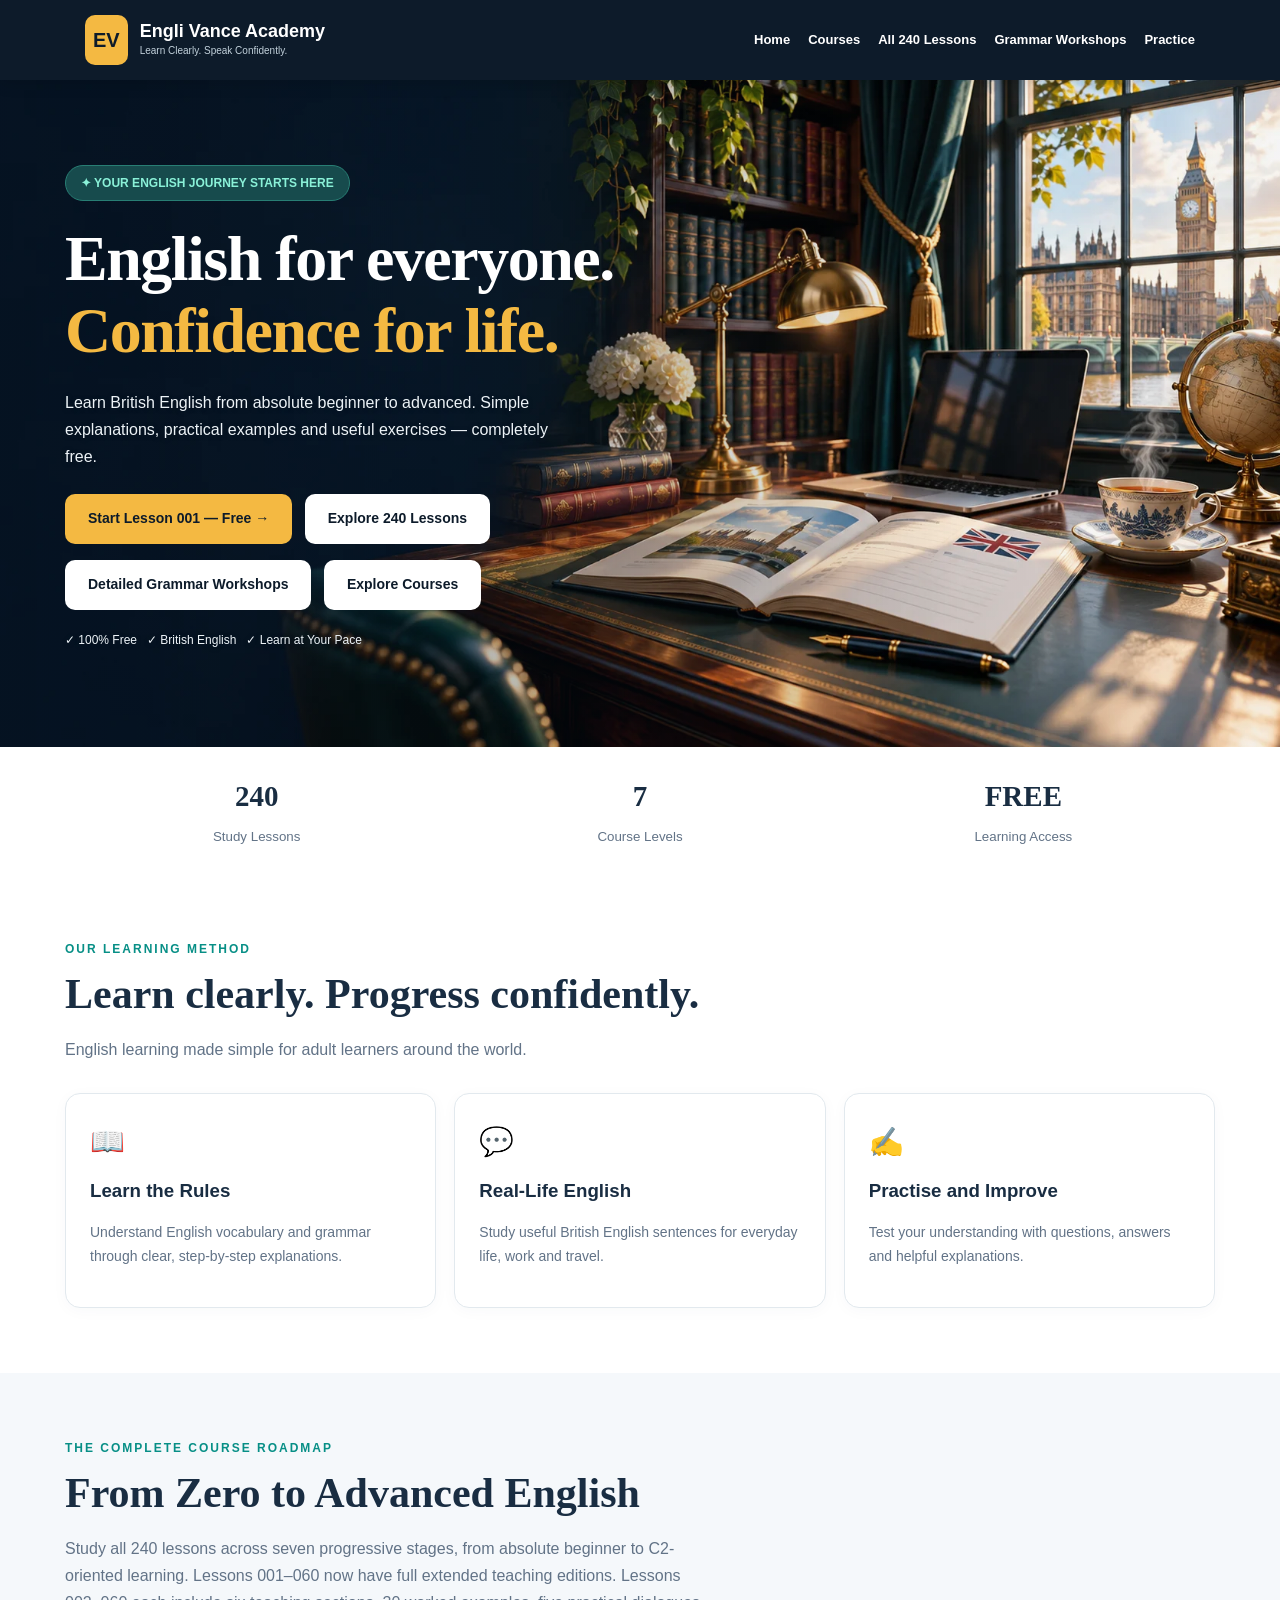
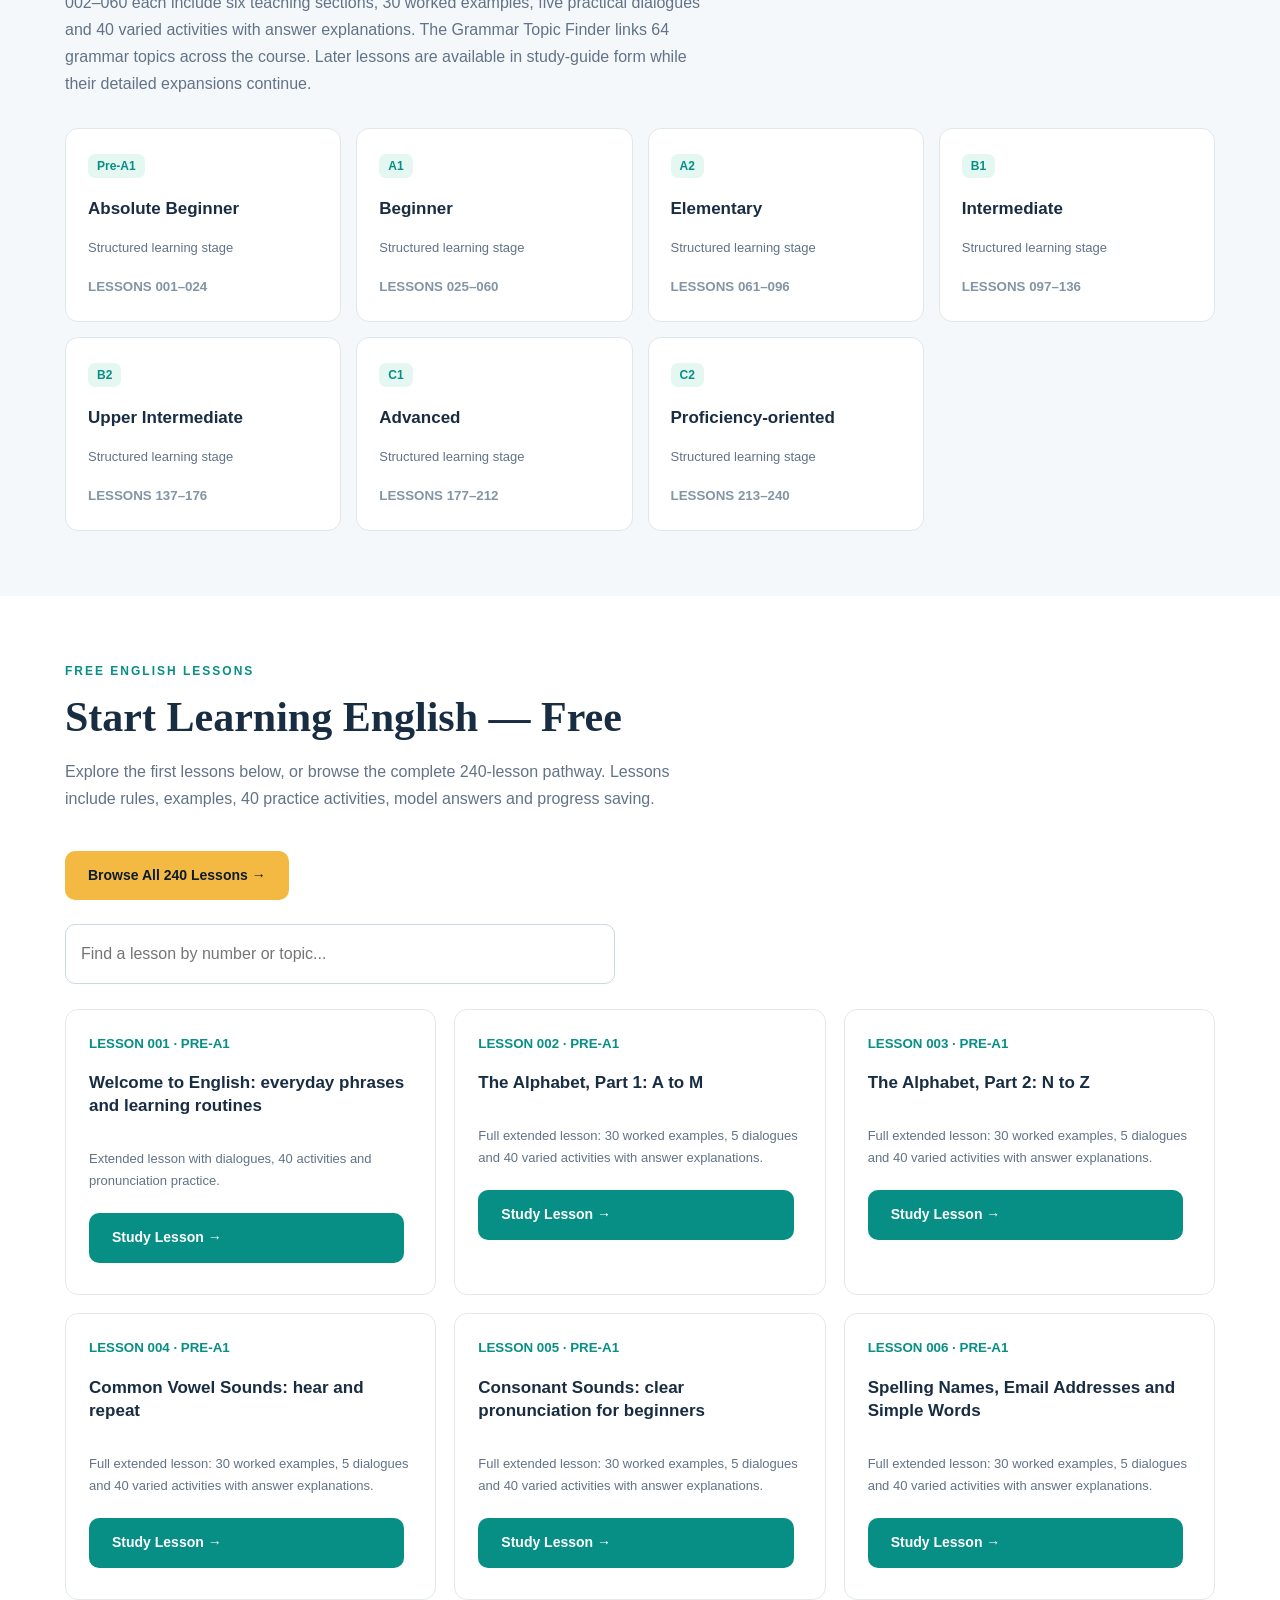
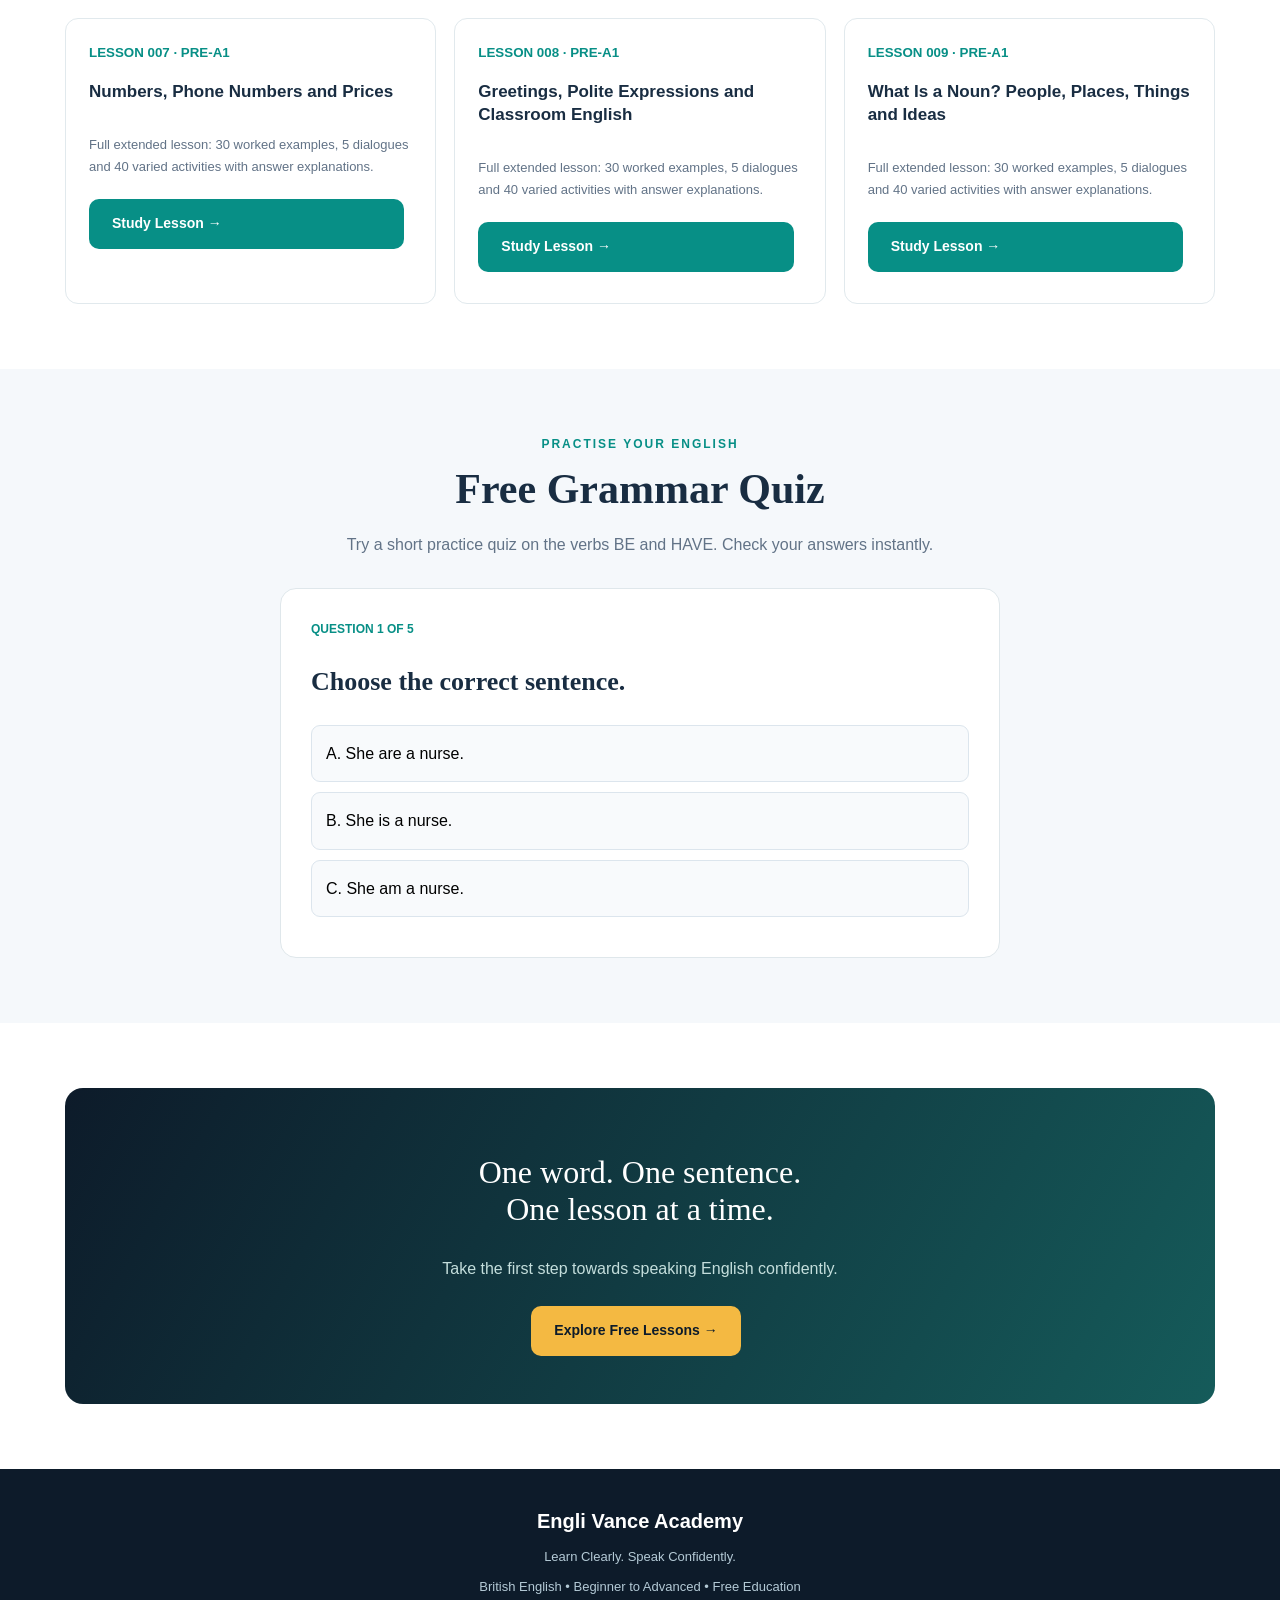
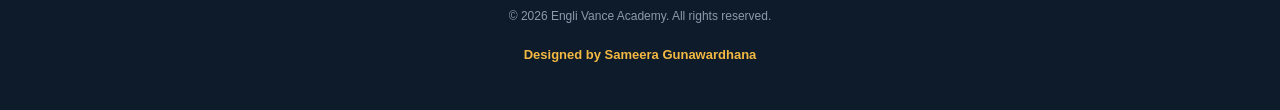
<file: index.html>
<!DOCTYPE html>
<html lang="en">
<head>
<meta charset="UTF-8">
<meta name="viewport" content="width=device-width, initial-scale=1.0">
<meta name="description" content="Engli Vance Academy - Free British English lessons from beginner to advanced.">
<title>Engli Vance Academy | Learn English Free</title>
<style>
:root{
--navy:#0d1b2a;
--blue:#17324e;
--teal:#078f86;
--gold:#f4b942;
--white:#ffffff;
--bg:#f5f8fb;
--ink:#192d42;
--muted:#627387;
}
*{box-sizing:border-box}
html{scroll-behavior:smooth}
body{
margin:0;
font-family:Arial,Helvetica,sans-serif;
background:var(--bg);
color:var(--ink);
line-height:1.7;
}
a{text-decoration:none;color:inherit}
button,input{font:inherit}
button{cursor:pointer}
header{
background:var(--navy);
color:white;
position:sticky;
top:0;
z-index:10;
box-shadow:0 3px 15px #0002;
}
nav{
max-width:1150px;
margin:auto;
padding:15px 20px;
display:flex;
justify-content:space-between;
align-items:center;
gap:15px;
flex-wrap:wrap;
}
.logo{
display:flex;
align-items:center;
gap:12px;
}
.logo-icon{
background:var(--gold);
color:var(--navy);
font-size:20px;
font-weight:900;
padding:8px;
border-radius:10px;
}
.logo strong{
display:block;
font-size:18px;
line-height:1.2;
}
.logo small{
display:block;
color:#c2d1db;
font-size:10px;
}
.links{
display:flex;
gap:18px;
flex-wrap:wrap;
font-size:13px;
font-weight:bold;
}
.links a:hover{color:var(--gold)}
.hero{
background:radial-gradient(circle at 85% 20%,#24605c,transparent 40%),linear-gradient(125deg,#0d1b2a,#193650);
color:white;
padding:85px 20px;
}
.wrap{
max-width:1150px;
margin:auto;
}
.hero-grid{
display:grid;
grid-template-columns:1fr 1fr;
gap:45px;
align-items:center;
}
.pill{
display:inline-block;
background:#174b4d;
border:1px solid #287e74;
padding:7px 15px;
border-radius:30px;
color:#8af1d8;
font-size:12px;
font-weight:bold;
}
h1{
font-family:Georgia,serif;
font-size:clamp(36px,5vw,65px);
line-height:1.12;
margin:22px 0;
letter-spacing:-1.5px;
}
.gold{color:var(--gold)}
.hero p{
color:#d2e0e9;
font-size:16px;
max-width:500px;
}
.btn{
display:inline-block;
padding:13px 23px;
border:0;
border-radius:10px;
font-size:14px;
font-weight:bold;
margin:8px 8px 8px 0;
transition:.2s;
}
.btn:hover{transform:translateY(-2px)}
.btn-gold{background:var(--gold);color:var(--navy)}
.btn-teal{background:var(--teal);color:white}
.btn-white{background:white;color:var(--navy)}
.board{
background:white;
border-radius:18px;
padding:16px;
color:var(--navy);
box-shadow:0 25px 50px #0004;
}
.board-top{
display:flex;
justify-content:space-between;
font-size:11px;
font-weight:bold;
color:#81909e;
padding:8px;
}
.board-content{
background:#f0f9f6;
border-radius:12px;
padding:26px;
}
.board-content h2{
font-family:Georgia,serif;
font-size:37px;
margin:8px 0;
}
.board-content h2 span{color:var(--teal)}
.chips{display:flex;gap:8px;margin:20px 0}
.chips b{
background:#d9f0eb;
padding:6px 15px;
border-radius:6px;
font-size:20px;
}
.example{
background:white;
padding:10px 13px;
border-radius:8px;
margin-top:9px;
border:1px solid #dcebe7;
font-size:14px;
}
.example b{color:var(--teal)}
.stats{
background:white;
padding:25px 10px;
}
.stat-grid{
display:grid;
grid-template-columns:repeat(3,1fr);
text-align:center;
}
.stat-grid strong{
display:block;
font-size:29px;
font-family:Georgia,serif;
}
.stat-grid small{color:var(--muted)}
section.content{padding:65px 20px}
.section-label{
font-size:12px;
font-weight:900;
color:var(--teal);
letter-spacing:2px;
}
.section-title{
font-family:Georgia,serif;
font-size:clamp(28px,4vw,42px);
line-height:1.2;
margin:10px 0 15px;
}
.section-sub{
color:var(--muted);
max-width:650px;
margin-bottom:30px;
}
.grid3{
display:grid;
grid-template-columns:repeat(3,1fr);
gap:18px;
}
.card{
background:white;
border:1px solid #e2e9ee;
border-radius:15px;
padding:24px;
box-shadow:0 3px 15px #19365008;
}
.card h3{margin:10px 0}
.card p{font-size:14px;color:var(--muted)}
.card .emoji{font-size:28px}
.level-grid{
display:grid;
grid-template-columns:repeat(4,1fr);
gap:15px;
}
.level{
background:white;
padding:22px;
border-radius:13px;
border:1px solid #dfe7eb;
}
.level b{
background:#e4f8f1;
color:var(--teal);
padding:5px 9px;
border-radius:7px;
font-size:12px;
}
.level h3{font-size:17px;margin-bottom:5px}
.level p{color:var(--muted);font-size:13px}
.level small{font-weight:bold;color:#8395a5}
.alt{background:white}
input[type=search]{
width:100%;
max-width:550px;
padding:15px;
border-radius:10px;
border:1px solid #ccd9df;
margin-bottom:25px;
outline-color:var(--teal);
}
.lesson-card{
background:white;
padding:23px;
border:1px solid #e1e9ed;
border-radius:13px;
display:flex;
flex-direction:column;
}
.lesson-card small{
font-weight:bold;
color:var(--teal);
}
.lesson-card h3{
font-size:17px;
line-height:1.35;
}
.lesson-card p{
color:var(--muted);
font-size:13px;
}
.lesson-card button{margin-top:auto}
.lesson-view{
margin-top:35px;
padding:32px;
background:white;
border-radius:17px;
border:1px solid #dfe8ed;
box-shadow:0 10px 35px #18375012;
}
.lesson-view h2{
font-family:Georgia,serif;
font-size:32px;
}
.rule{
background:#ecf9f5;
border-left:4px solid var(--teal);
padding:19px;
margin:24px 0;
border-radius:0 10px 10px 0;
}
.lesson-examples{
display:grid;
grid-template-columns:1fr 1fr;
gap:12px;
}
.lesson-example{
background:#f5f8fb;
border-radius:9px;
padding:14px;
font-size:14px;
}
.tip{
background:#fff6df;
border-radius:10px;
padding:17px;
margin-top:24px;
font-size:14px;
}
[hidden]{display:none!important}
.quiz-box{
background:white;
border:1px solid #dfe7eb;
padding:30px;
border-radius:16px;
max-width:720px;
margin:auto;
}
.quiz-box h3{
font-family:Georgia,serif;
font-size:26px;
line-height:1.3;
}
.option{
display:block;
width:100%;
text-align:left;
background:#f8fafc;
border:1px solid #dce5ed;
border-radius:9px;
padding:14px;
margin:10px 0;
}
.option:hover{border-color:var(--teal)}
.option.correct{
background:#e2f8e8;
border-color:#36a667;
}
.option.wrong{
background:#ffeded;
border-color:#d87474;
}
.feedback{
background:#eff8fa;
padding:15px;
border-radius:9px;
margin-top:16px;
}
.quiz-progress{
font-size:12px;
font-weight:bold;
color:var(--teal);
}
.cta{
background:linear-gradient(120deg,#0d1b2a,#155b5a);
color:white;
border-radius:18px;
padding:40px;
text-align:center;
}
.cta h2{font:32px Georgia,serif}
.cta p{color:#c4dedc}
footer{
background:var(--navy);
color:#b4cad6;
text-align:center;
padding:35px 20px;
font-size:13px;
}
footer strong{color:white;font-size:20px}
footer p{margin:8px}
.note{
font-size:12px;
color:#8b9baa;
}
@media(max-width:850px){
.hero-grid{grid-template-columns:1fr}
.grid3{grid-template-columns:1fr 1fr}
.level-grid{grid-template-columns:1fr 1fr}
}
@media(max-width:550px){
nav{justify-content:center}
.links{justify-content:center;gap:14px}
.hero{padding:55px 18px}
.board-content{padding:18px}
.grid3{grid-template-columns:1fr}
.lesson-examples{grid-template-columns:1fr}
section.content{padding:48px 16px}
.lesson-view{padding:21px}
.quiz-box{padding:20px}
.cta{padding:25px}
.stat-grid strong{font-size:24px}
.stat-grid small{font-size:11px}
}
.lesson-status{font-size:13px;color:#526878;line-height:1.5;min-height:40px}
.lesson-status strong{color:#087f75}
a.btn{text-decoration:none}
@media(max-width:600px){.lesson-status{min-height:0}}

.hero{--journey-image:url("[data-uri]");position:relative;background-image:linear-gradient(90deg,rgba(7,20,34,.42) 0%,rgba(7,20,34,.25) 48%,rgba(7,20,34,.03) 75%),var(--journey-image);background-size:cover;background-position:center;min-height:620px;display:flex;align-items:center}
.hero .wrap{width:100%}
.hero-grid{grid-template-columns:1fr}
.hero-grid>div{max-width:580px}
.hero p{color:#edf3f7;text-shadow:0 1px 4px #071422}
footer .designer-credit{color:#f4b942;font-weight:bold;margin-top:18px}
@media(max-width:850px){.hero{background-position:62% center;background-image:linear-gradient(90deg,rgba(7,20,34,.90),rgba(7,20,34,.63)),var(--journey-image)}}
@media(max-width:550px){.hero{min-height:600px}.hero-grid>div{max-width:100%}}
</style>
</head>
<body>

<header>
<nav>
<div class="logo">
<div class="logo-icon">EV</div>
<div>
<strong>Engli Vance Academy</strong>
<small>Learn Clearly. Speak Confidently.</small>
</div>
</div>
<div class="links">
<a href="#home">Home</a>
<a href="#courses">Courses</a>
<a href="catalog.html">All 240 Lessons</a>
<a href="grammar.html">Grammar Workshops</a>
<a href="#practice">Practice</a>
</div>
</nav>
</header>

<main>
<div class="hero" id="home">
<div class="wrap hero-grid">
<div>
<div class="pill">✦ YOUR ENGLISH JOURNEY STARTS HERE</div>
<h1>English for everyone.<br><span class="gold">Confidence for life.</span></h1>
<p>Learn British English from absolute beginner to advanced. Simple explanations, practical examples and useful exercises — completely free.</p>
<a href="lesson.html" class="btn btn-gold">Start Lesson 001 — Free →</a>
<a href="catalog.html" class="btn btn-white">Explore 240 Lessons</a>
<a href="grammar.html" class="btn btn-white">Detailed Grammar Workshops</a>
<a href="#courses" class="btn btn-white">Explore Courses</a>
<p style="font-size:12px">✓ 100% Free &nbsp; ✓ British English &nbsp; ✓ Learn at Your Pace</p>
</div>
</div>
</div>

<div class="stats">
<div class="wrap stat-grid">
<div><strong>240</strong><small>Study Lessons</small></div>
<div><strong>7</strong><small>Course Levels</small></div>
<div><strong>FREE</strong><small>Learning Access</small></div>
</div>
</div>

<section class="content alt">
<div class="wrap">
<div class="section-label">OUR LEARNING METHOD</div>
<h2 class="section-title">Learn clearly. Progress confidently.</h2>
<p class="section-sub">English learning made simple for adult learners around the world.</p>
<div class="grid3">
<div class="card"><div class="emoji">📖</div><h3>Learn the Rules</h3><p>Understand English vocabulary and grammar through clear, step-by-step explanations.</p></div>
<div class="card"><div class="emoji">💬</div><h3>Real-Life English</h3><p>Study useful British English sentences for everyday life, work and travel.</p></div>
<div class="card"><div class="emoji">✍️</div><h3>Practise and Improve</h3><p>Test your understanding with questions, answers and helpful explanations.</p></div>
</div>
</div>
</section>

<section class="content" id="courses">
<div class="wrap">
<div class="section-label">THE COMPLETE COURSE ROADMAP</div>
<h2 class="section-title">From Zero to Advanced English</h2>
<p class="section-sub">Study all 240 lessons across seven progressive stages, from absolute beginner to C2-oriented learning. Lessons 001–060 now have full extended teaching editions. Lessons 002–060 each include six teaching sections, 30 worked examples, five practical dialogues and 40 varied activities with answer explanations. The Grammar Topic Finder links 64 grammar topics across the course. Later lessons are available in study-guide form while their detailed expansions continue.</p>
<div class="level-grid" id="level-grid"></div>
</div>
</section>

<section class="content alt" id="lessons">
<div class="wrap">
<div class="section-label">FREE ENGLISH LESSONS</div>
<h2 class="section-title">Start Learning English — Free</h2>
<p class="section-sub">Explore the first lessons below, or browse the complete 240-lesson pathway. Lessons include rules, examples, 40 practice activities, model answers and progress saving.</p>
<p><a href="catalog.html" class="btn btn-gold" style="background:#f4b942;color:#0d1b2a">Browse All 240 Lessons →</a></p>
<input id="search" type="search" placeholder="Find a lesson by number or topic...">
<div class="grid3" id="lesson-grid"></div>
</div>
</section>

<section class="content" id="practice">
<div class="wrap">
<div class="section-label" style="text-align:center">PRACTISE YOUR ENGLISH</div>
<h2 class="section-title" style="text-align:center">Free Grammar Quiz</h2>
<p class="section-sub" style="text-align:center;margin-left:auto;margin-right:auto">Try a short practice quiz on the verbs BE and HAVE. Check your answers instantly.</p>
<div class="quiz-box" id="quiz-box"></div>
</div>
</section>

<section class="content alt">
<div class="wrap">
<div class="cta">
<h2>One word. One sentence.<br>One lesson at a time.</h2>
<p>Take the first step towards speaking English confidently.</p>
<a href="#lessons" class="btn btn-gold">Explore Free Lessons →</a>
</div>
</div>
</section>
</main>

<footer>
<strong>Engli Vance Academy</strong>
<p>Learn Clearly. Speak Confidently.</p>
<p>British English • Beginner to Advanced • Free Education</p>
<p class="note">© 2026 Engli Vance Academy. All rights reserved.</p>
<p class="designer-credit">Designed by Sameera Gunawardhana</p>
</footer>

<script src="course-data.js"></script>
<script>
const levels=[
["Pre-A1","Absolute Beginner","001–024"],
["A1","Beginner","025–060"],
["A2","Elementary","061–096"],
["B1","Intermediate","097–136"],
["B2","Upper Intermediate","137–176"],
["C1","Advanced","177–212"],
["C2","Proficiency-oriented","213–240"]
];

document.getElementById("level-grid").innerHTML=
levels.map(l=>`
<div class="level">
<b>${l[0]}</b>
<h3>${l[1]}</h3>
<p>Structured learning stage</p>
<small>LESSONS ${l[2]}</small>
</div>`).join("");

const lessons=window.EVA_COURSE_DATA.lessons;
function escLesson(x){return String(x).replace(/[&<>"']/g,function(c){return {"&":"&amp;","<":"&lt;",">":"&gt;",'"':"&quot;","'":"&#39;"}[c];});}
function renderLessons(query=""){
const q=query.trim().toLowerCase(),results=(q?lessons.filter(function(l){return (l.id+" "+l.title+" "+l.main).toLowerCase().includes(q);}):lessons.slice(0,9)).slice(0,24);
document.getElementById("lesson-grid").innerHTML=results.length?results.map(function(l){
const url=l.id==="001"?"lesson.html":"study.html?lesson="+l.id;
const note=Number(l.id)>=2&&Number(l.id)<=60?"Full extended lesson: 30 worked examples, 5 dialogues and 40 varied activities with answer explanations.":l.id==="001"?"Extended lesson with dialogues, 40 activities and pronunciation practice.":l.supplement?"Extended alphabet workshop: British letter names, 30 extra examples and 5 dialogues.":"Study-guide lesson with worked examples, flashcards and 40 activities.";
return '<div class="lesson-card"><small>LESSON '+escLesson(l.id)+' · '+escLesson(l.level)+'</small><h3>'+escLesson(l.title)+'</h3><p>'+escLesson(note)+'</p><a class="btn btn-teal" href="'+url+'">Study Lesson →</a></div>';
}).join(""):"<p>No matching lessons found. Try the full course catalogue.</p>";
}
document.getElementById("search").addEventListener("input",e=>renderLessons(e.target.value));
renderLessons();

const questions=[
{
q:"Choose the correct sentence.",
options:["She are a nurse.","She is a nurse.","She am a nurse."],
answer:1,
why:"Use is with she, he and it."
},
{
q:"Complete: They ___ happy.",
options:["is","am","are"],
answer:2,
why:"Use are with they."
},
{
q:"Choose the correct British English question.",
options:["Have you got a pen?","Has you got a pen?","You have got a pen?"],
answer:0,
why:"Use Have you got...? to ask about possession."
},
{
q:"Which sentence is correct?",
options:["He have a bicycle.","He has a bicycle.","He having a bicycle."],
answer:1,
why:"Use has with he, she and it."
},
{
q:"Choose the correct negative sentence.",
options:["She not is tired.","She is no tired.","She isn't tired."],
answer:2,
why:"Is not can be contracted to isn't."
}
];

let qi=0,score=0,answered=false;

function renderQuiz(){
const box=document.getElementById("quiz-box");
if(qi>=questions.length){
box.innerHTML=`
<div style="text-align:center">
<div style="font-size:50px">🎓</div>
<h2>Quiz Completed!</h2>
<h1 style="color:#078f86">${score}/${questions.length}</h1>
<p>${score===5?"Excellent work!":score>=3?"Well done!":"Keep practising!"}</p>
<p>Every mistake is an opportunity to learn.</p>
<button class="btn btn-teal" onclick="restartQuiz()">Try Again ↻</button>
</div>`;
return;
}
const q=questions[qi];
box.innerHTML=`
<div class="quiz-progress">QUESTION ${qi+1} OF ${questions.length}</div>
<h3>${q.q}</h3>
<div id="options">
${q.options.map((o,i)=>`<button class="option" onclick="checkAnswer(${i})">${String.fromCharCode(65+i)}. ${o}</button>`).join("")}
</div>
<div id="feedback" hidden></div>
<div id="next-area"></div>`;
}

function checkAnswer(n){
if(answered)return;
answered=true;
const q=questions[qi];
if(n===q.answer)score++;
const opts=document.querySelectorAll("#options .option");
opts.forEach((o,i)=>{
o.disabled=true;
if(i===q.answer)o.classList.add("correct");
else if(i===n)o.classList.add("wrong");
});
const f=document.getElementById("feedback");
f.hidden=false;
f.className="feedback";
f.innerHTML=`<strong>${n===q.answer?"✓ Correct!":"Let's learn from this."}</strong><br>${q.why}`;
document.getElementById("next-area").innerHTML=
`<button class="btn btn-teal" onclick="nextQuestion()">${qi===questions.length-1?"See Results →":"Next Question →"}</button>`;
}

function nextQuestion(){
qi++;
answered=false;
renderQuiz();
}
function restartQuiz(){
qi=0;
score=0;
answered=false;
renderQuiz();
}
renderQuiz();
</script>
</body>
</html>
</file>
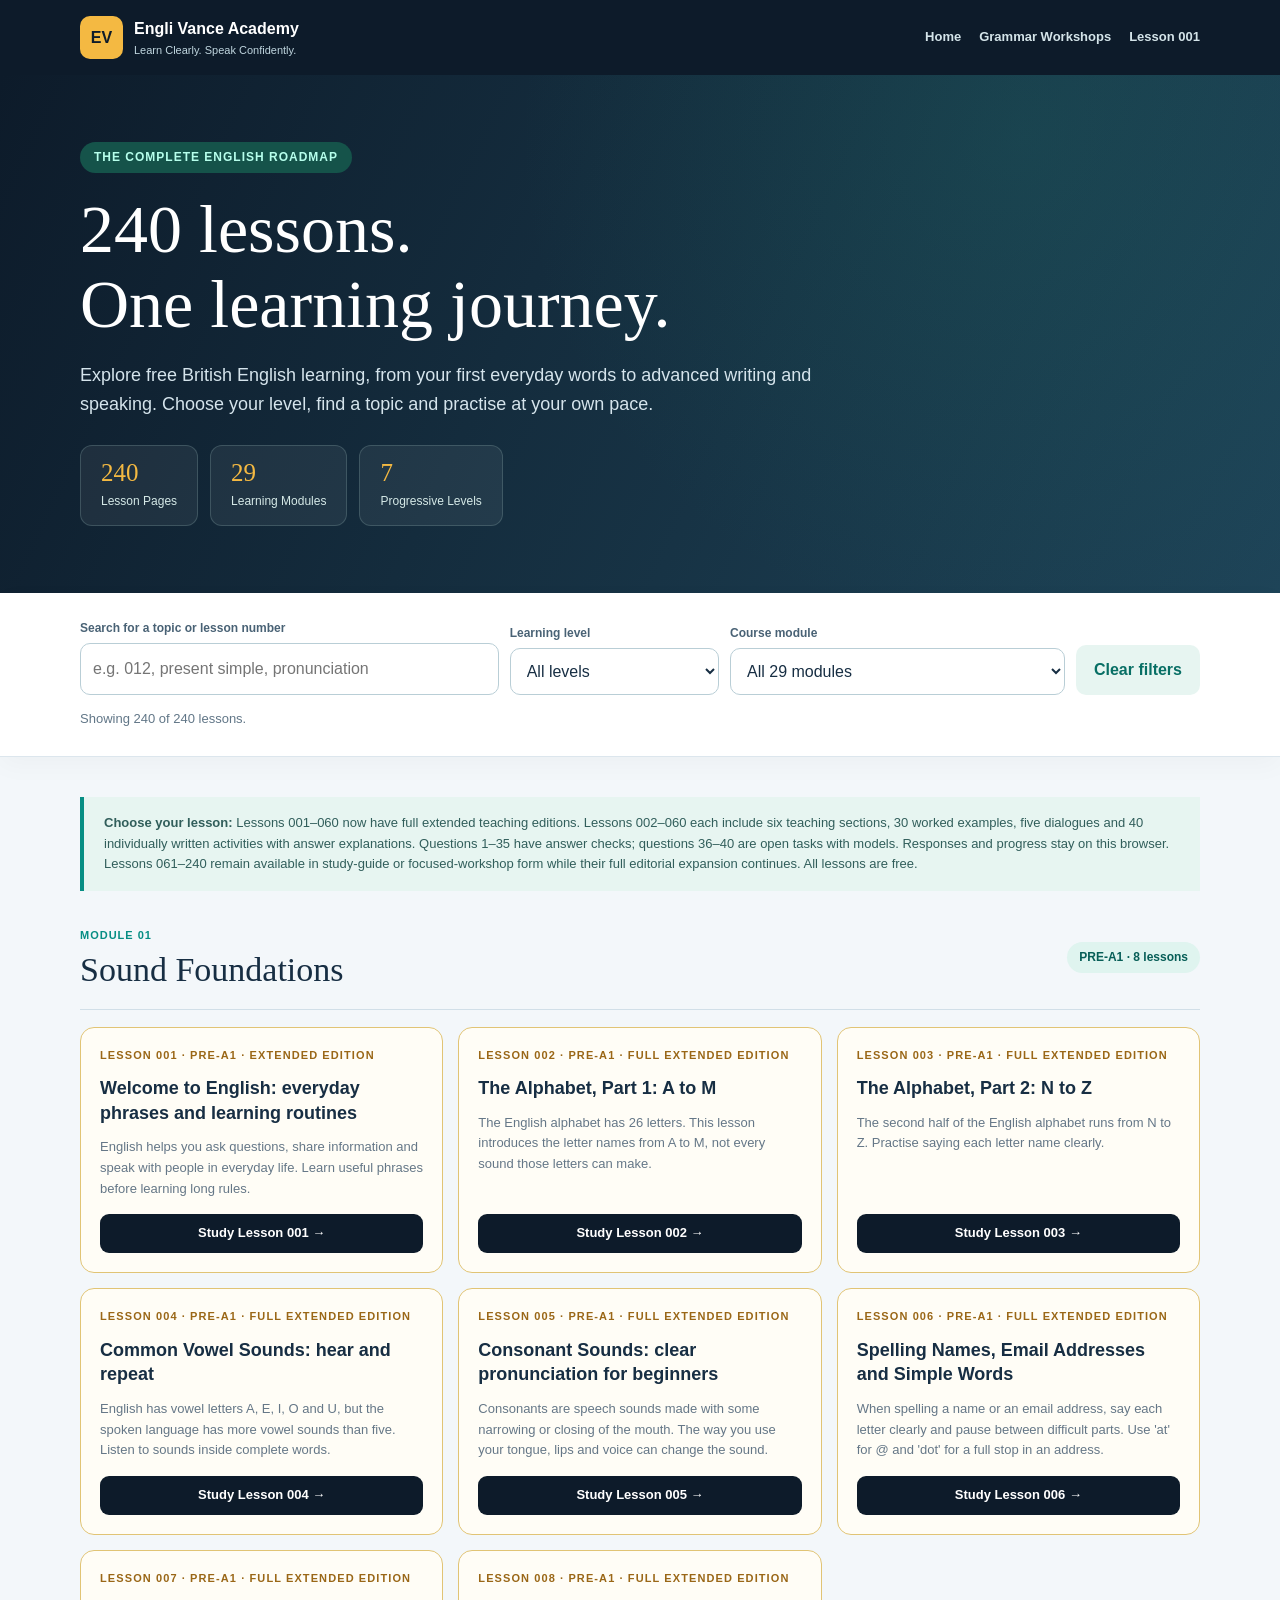
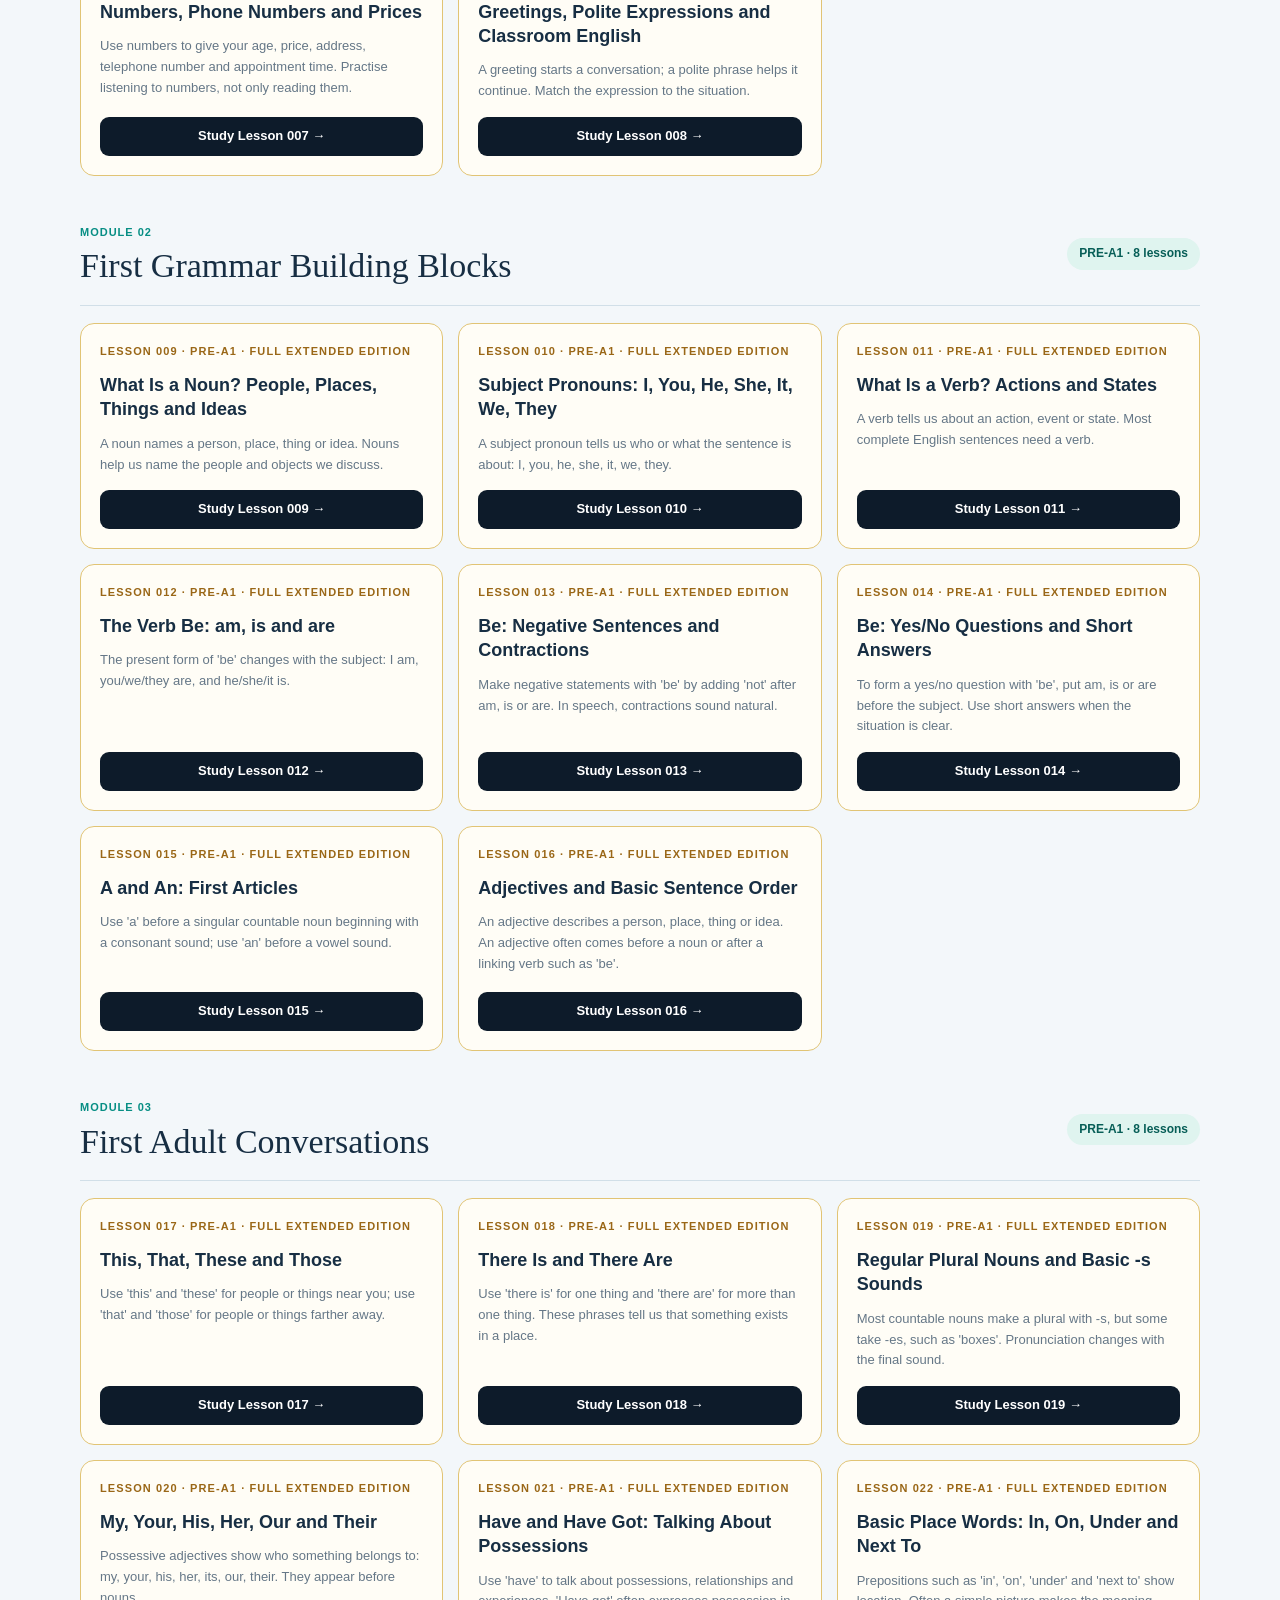
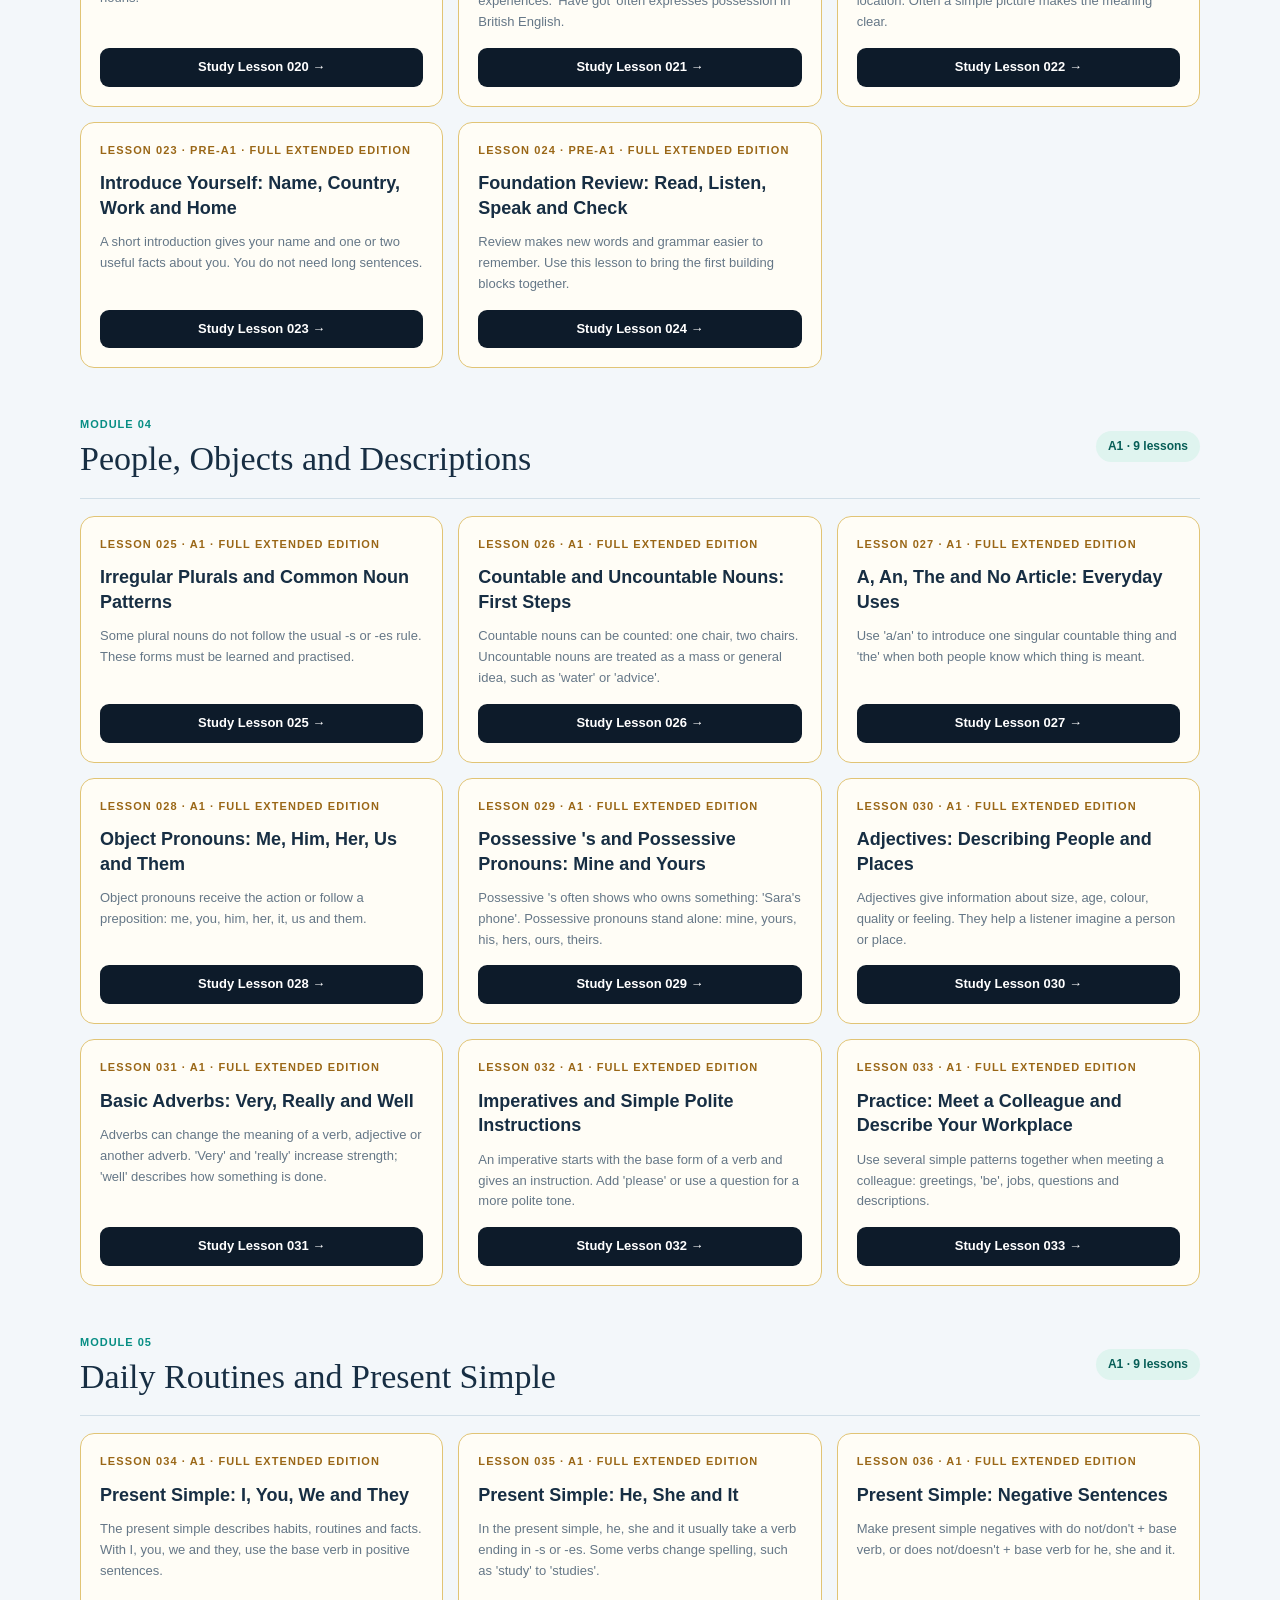
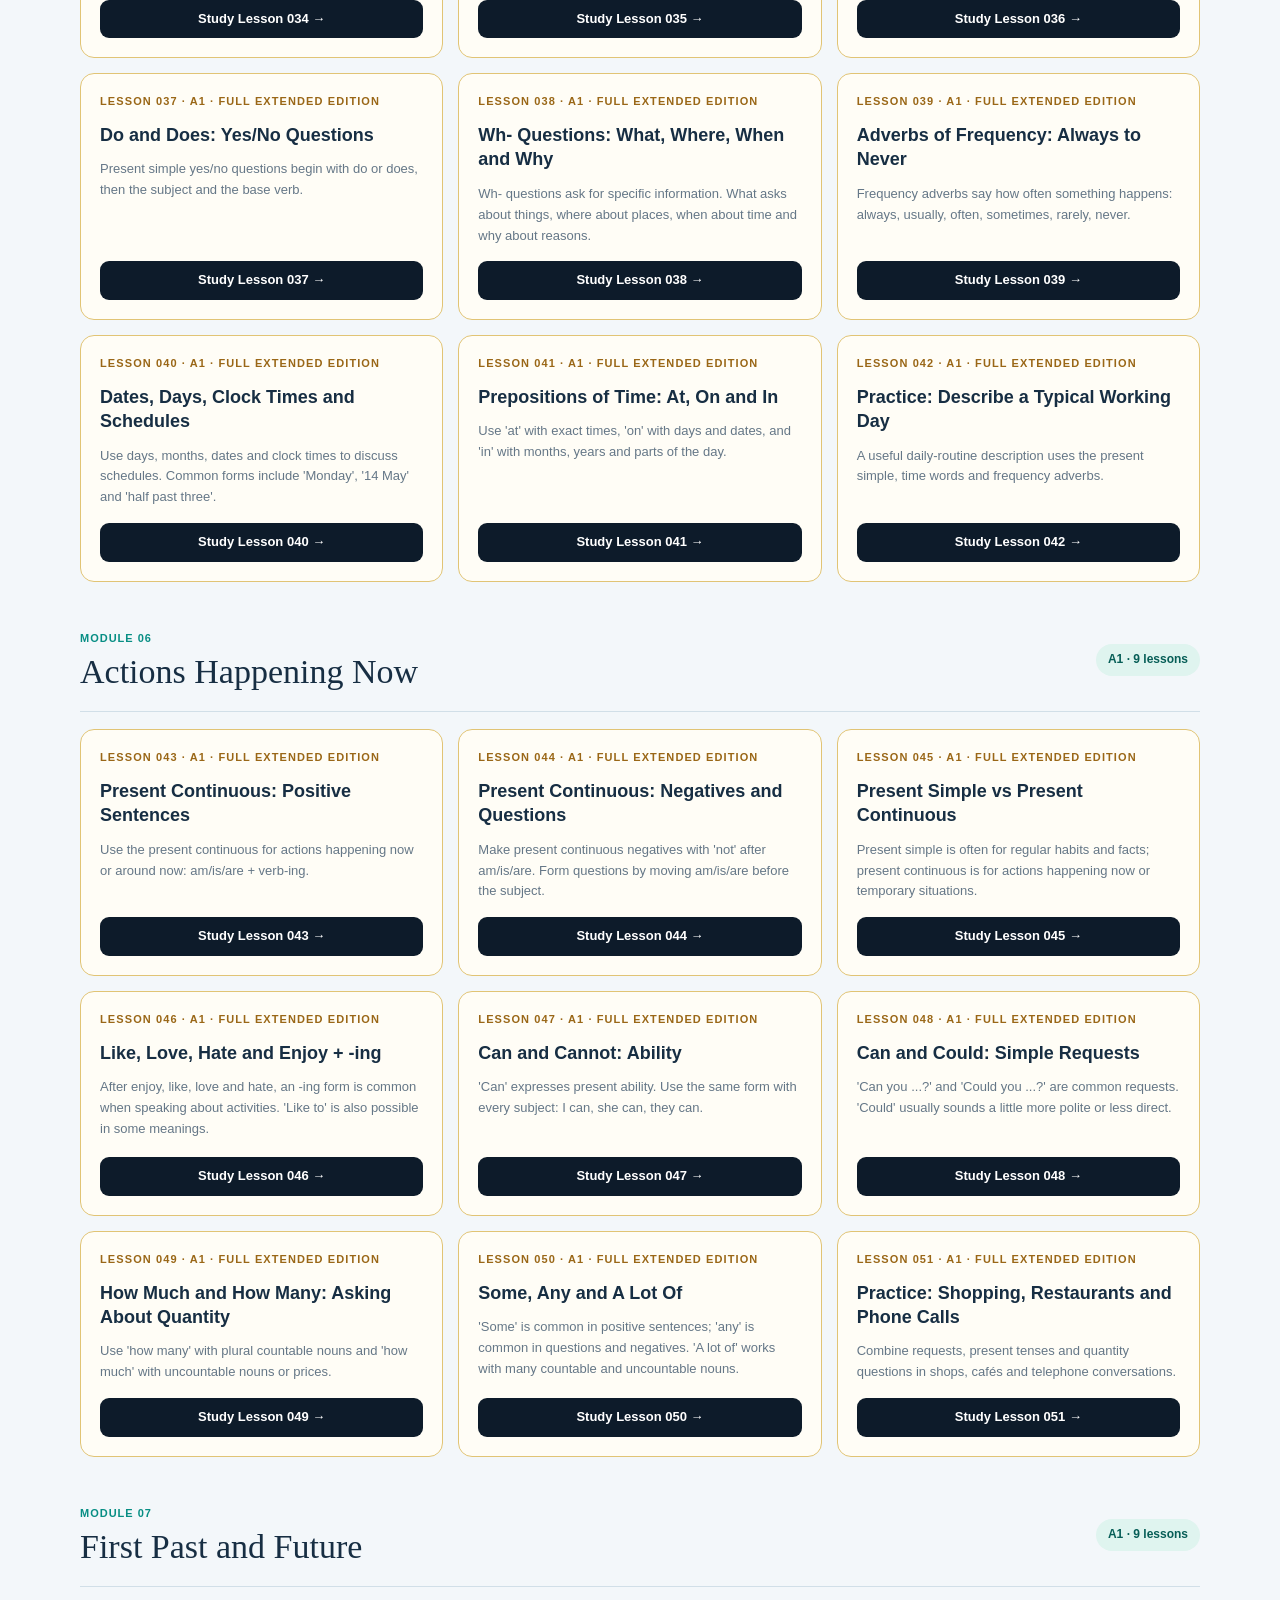
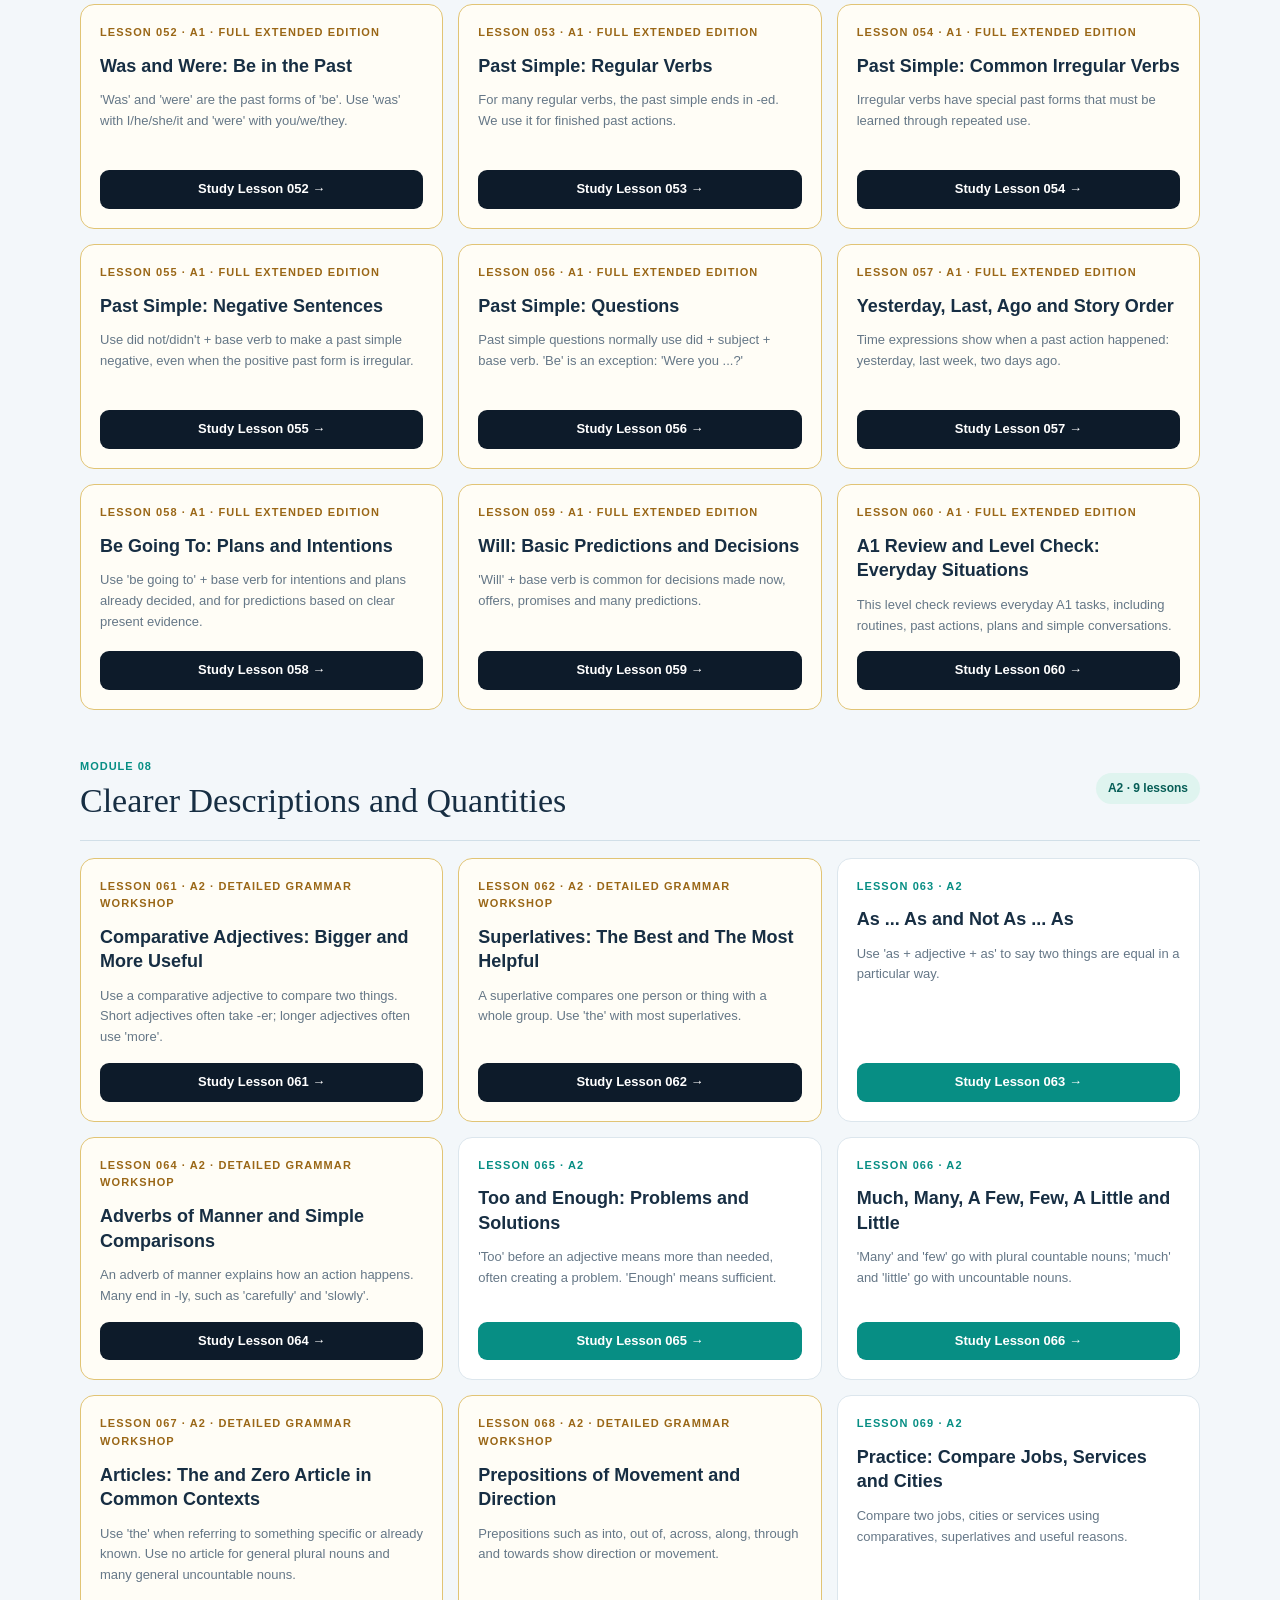
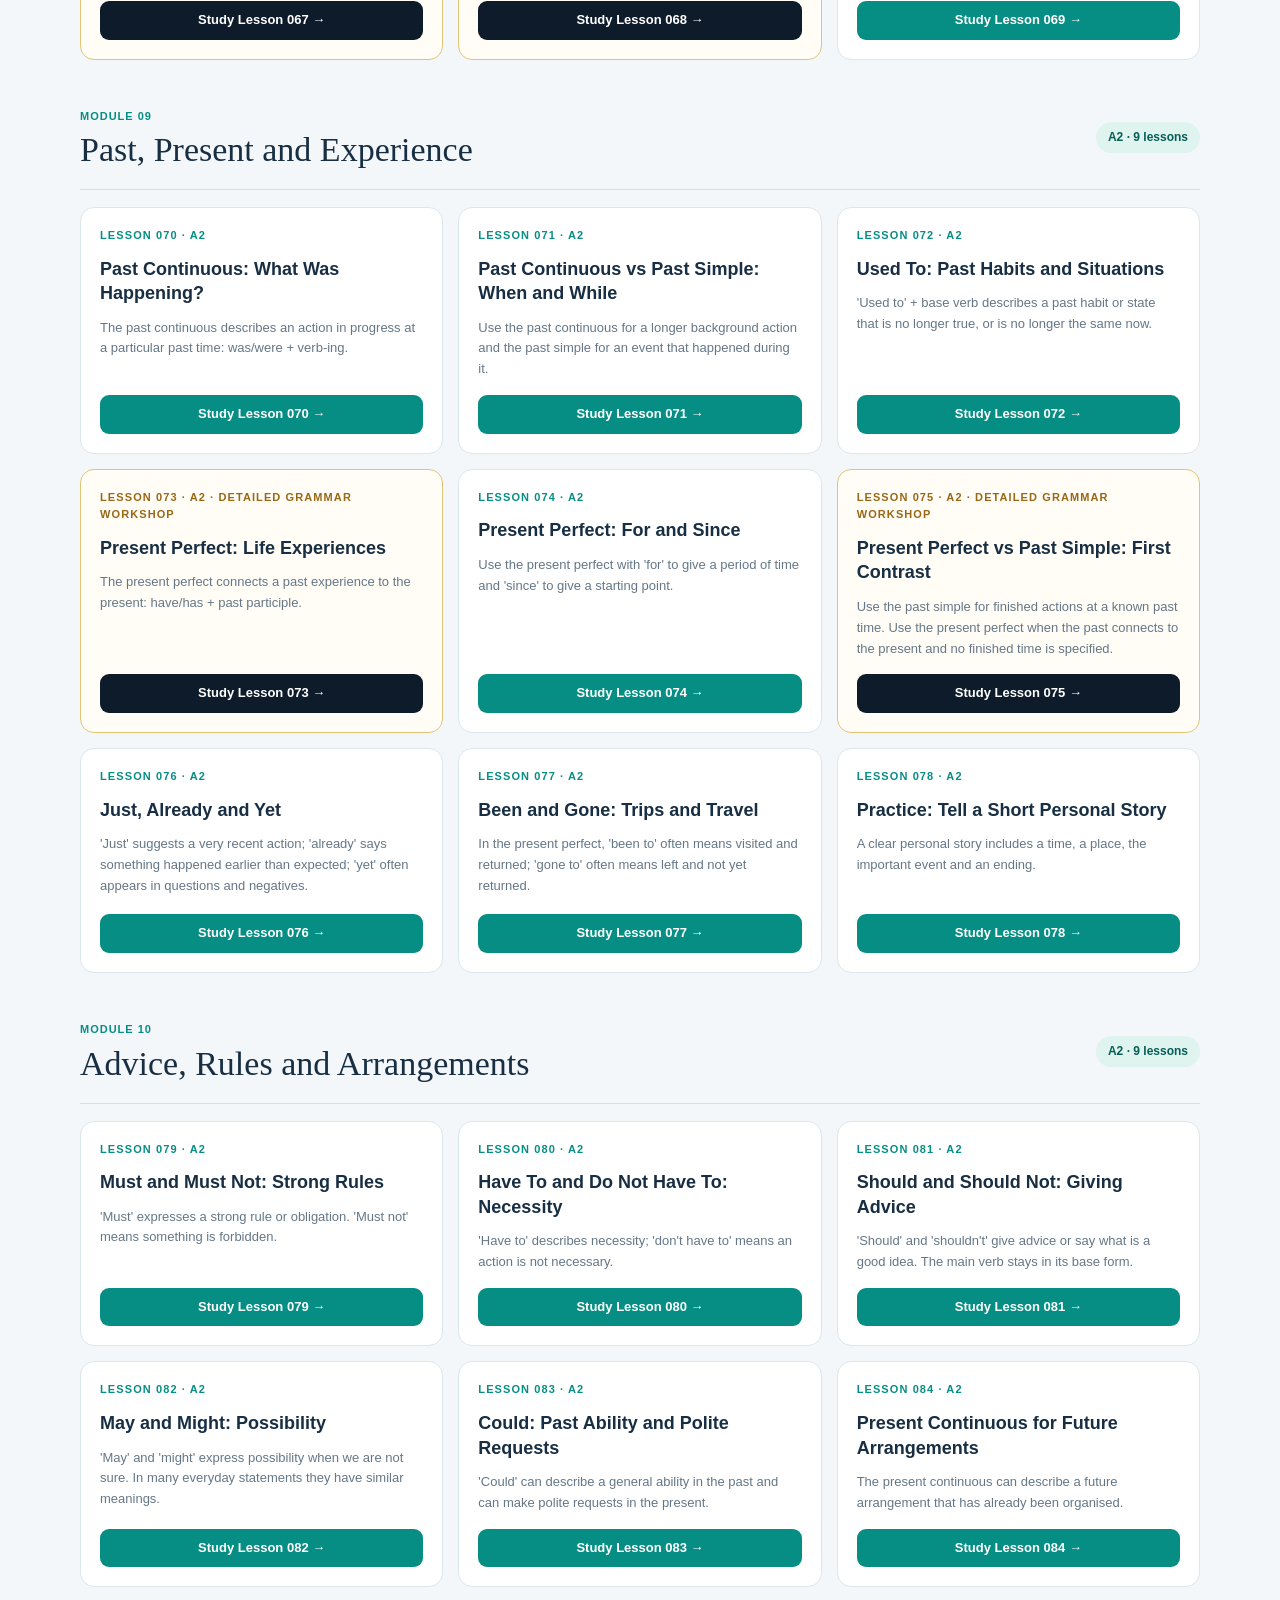
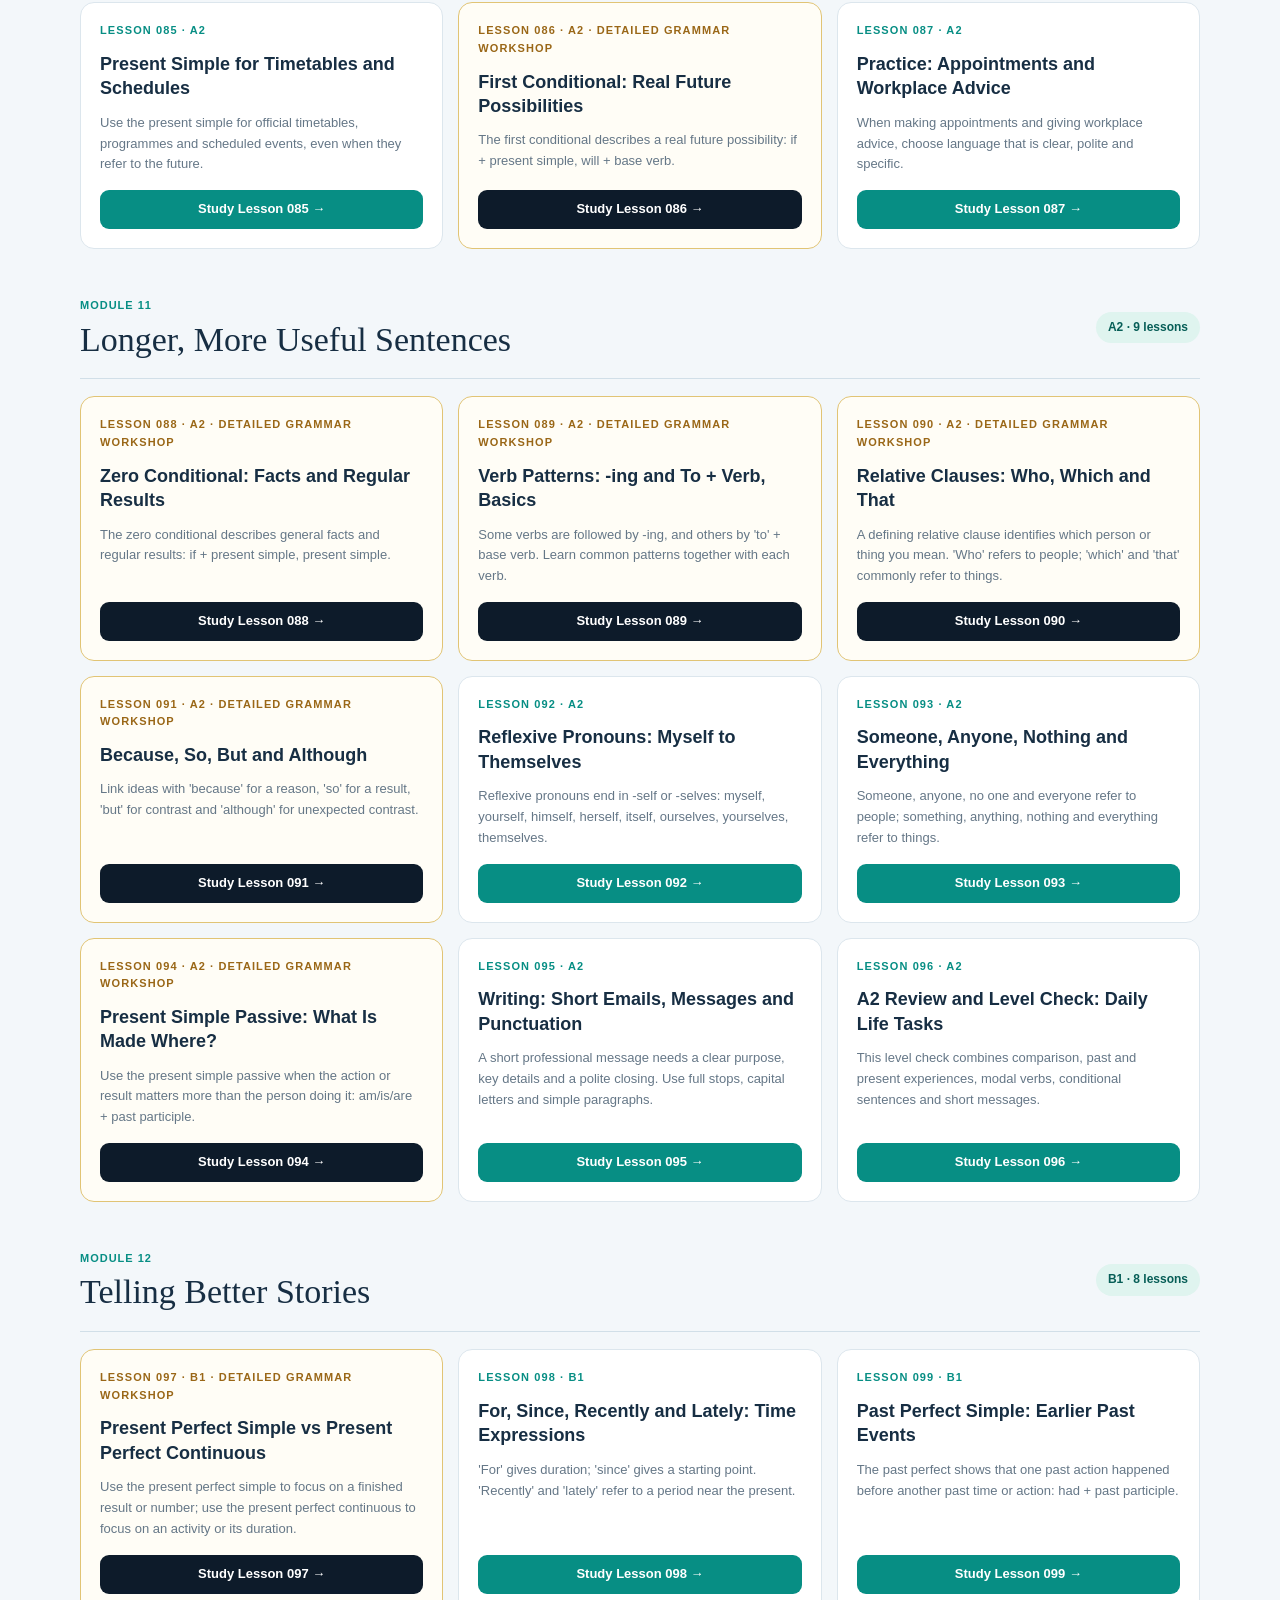
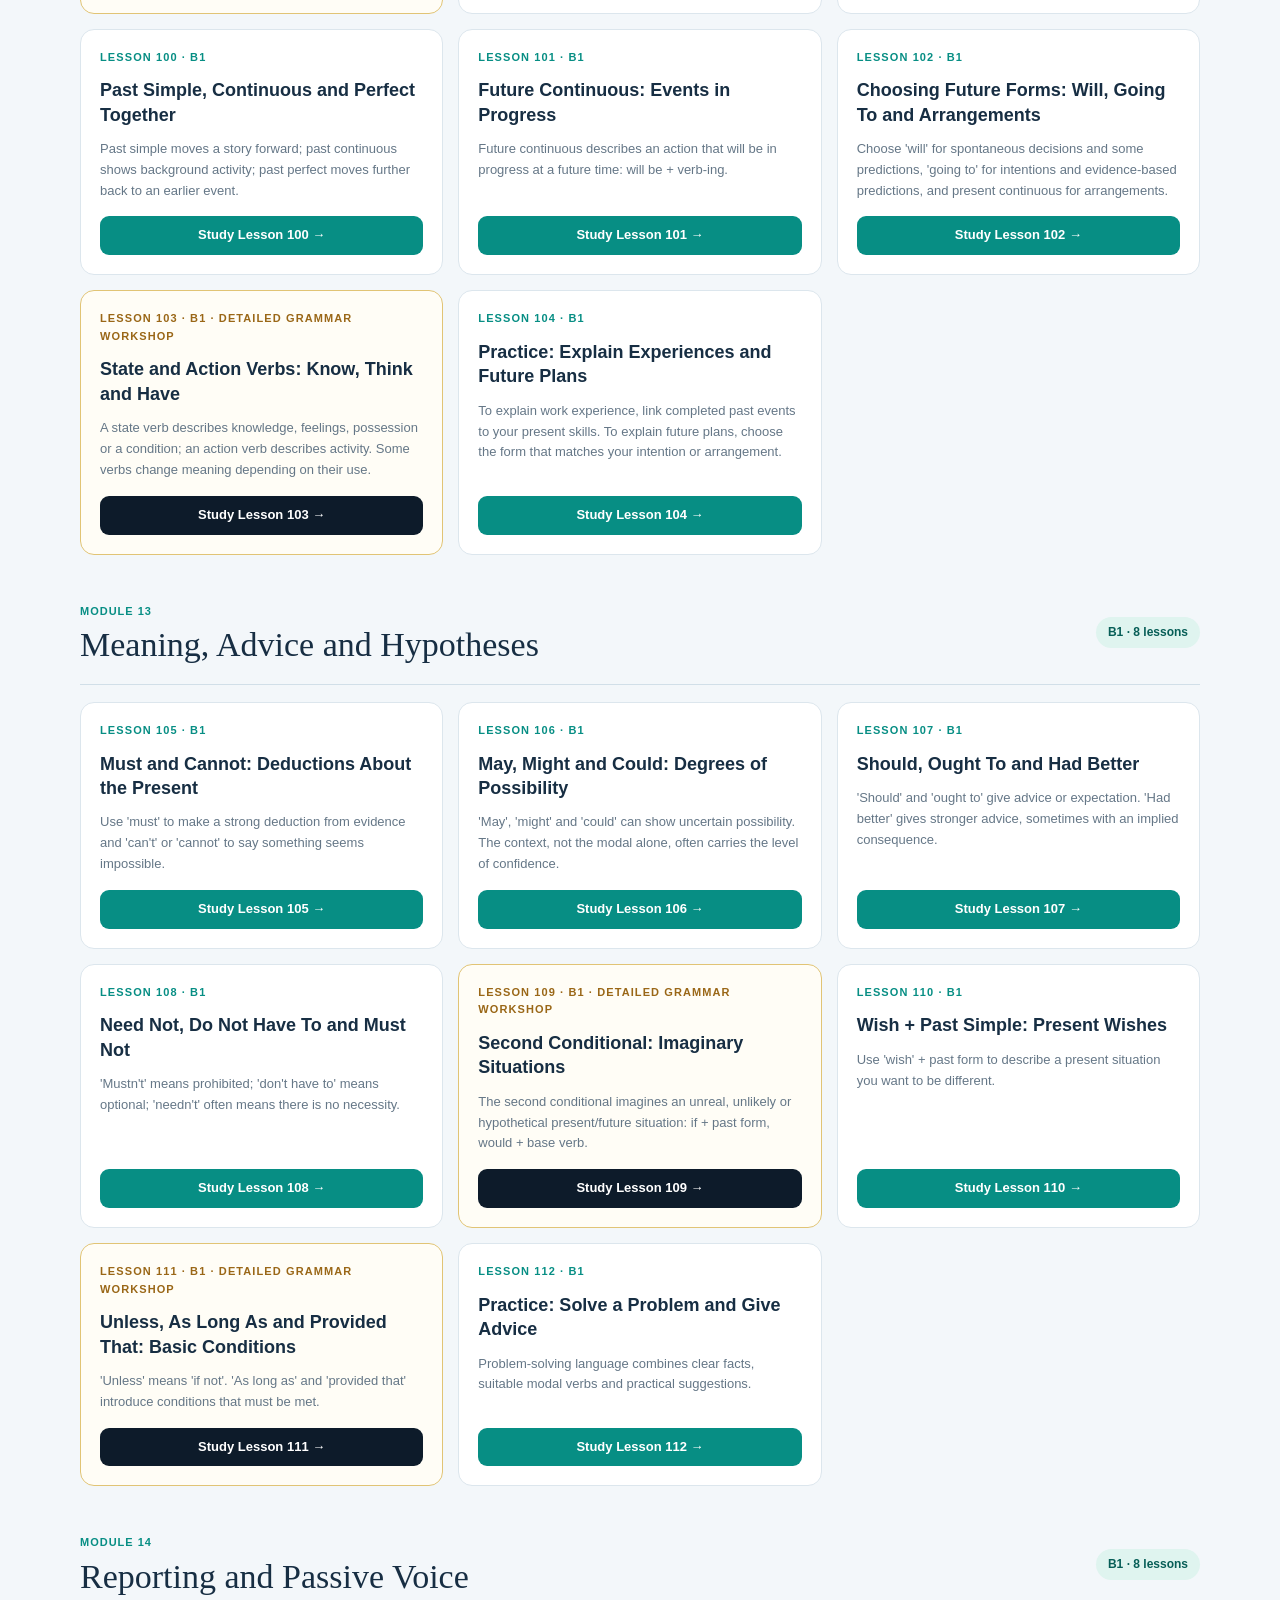
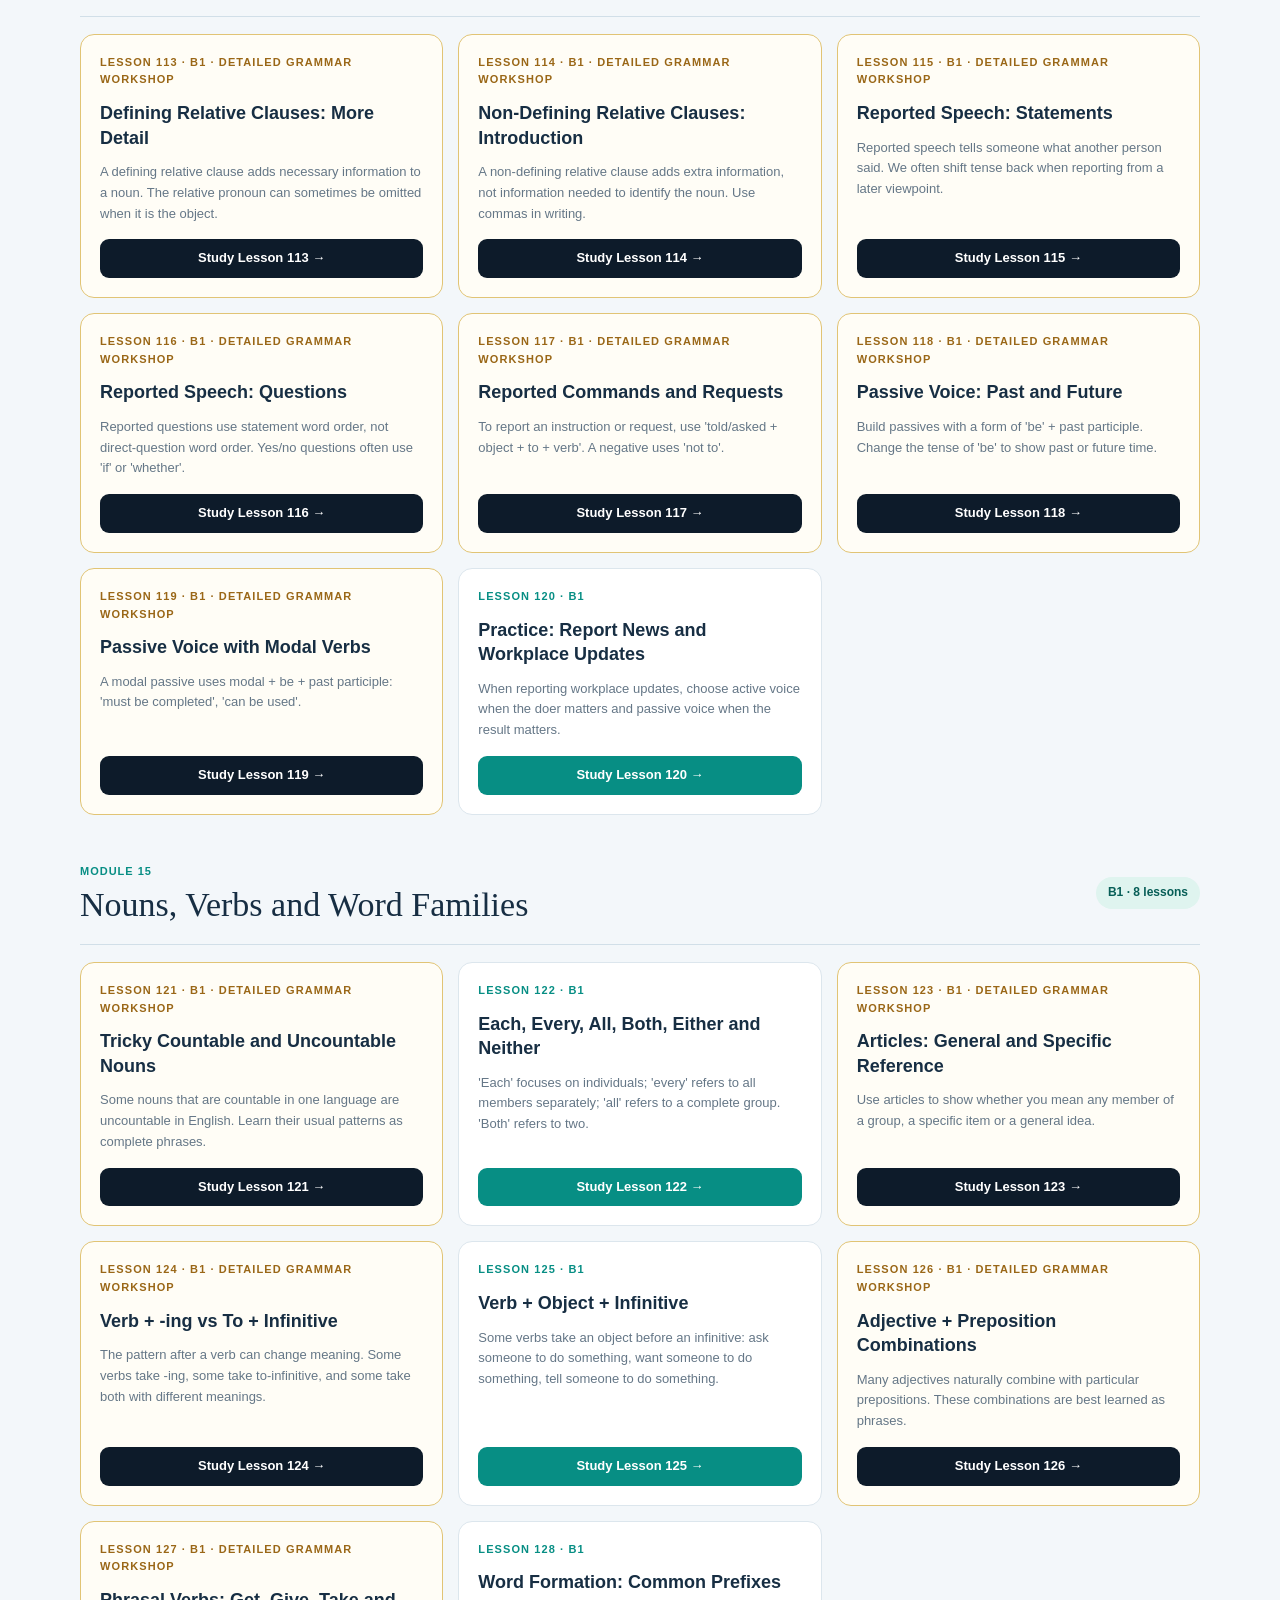
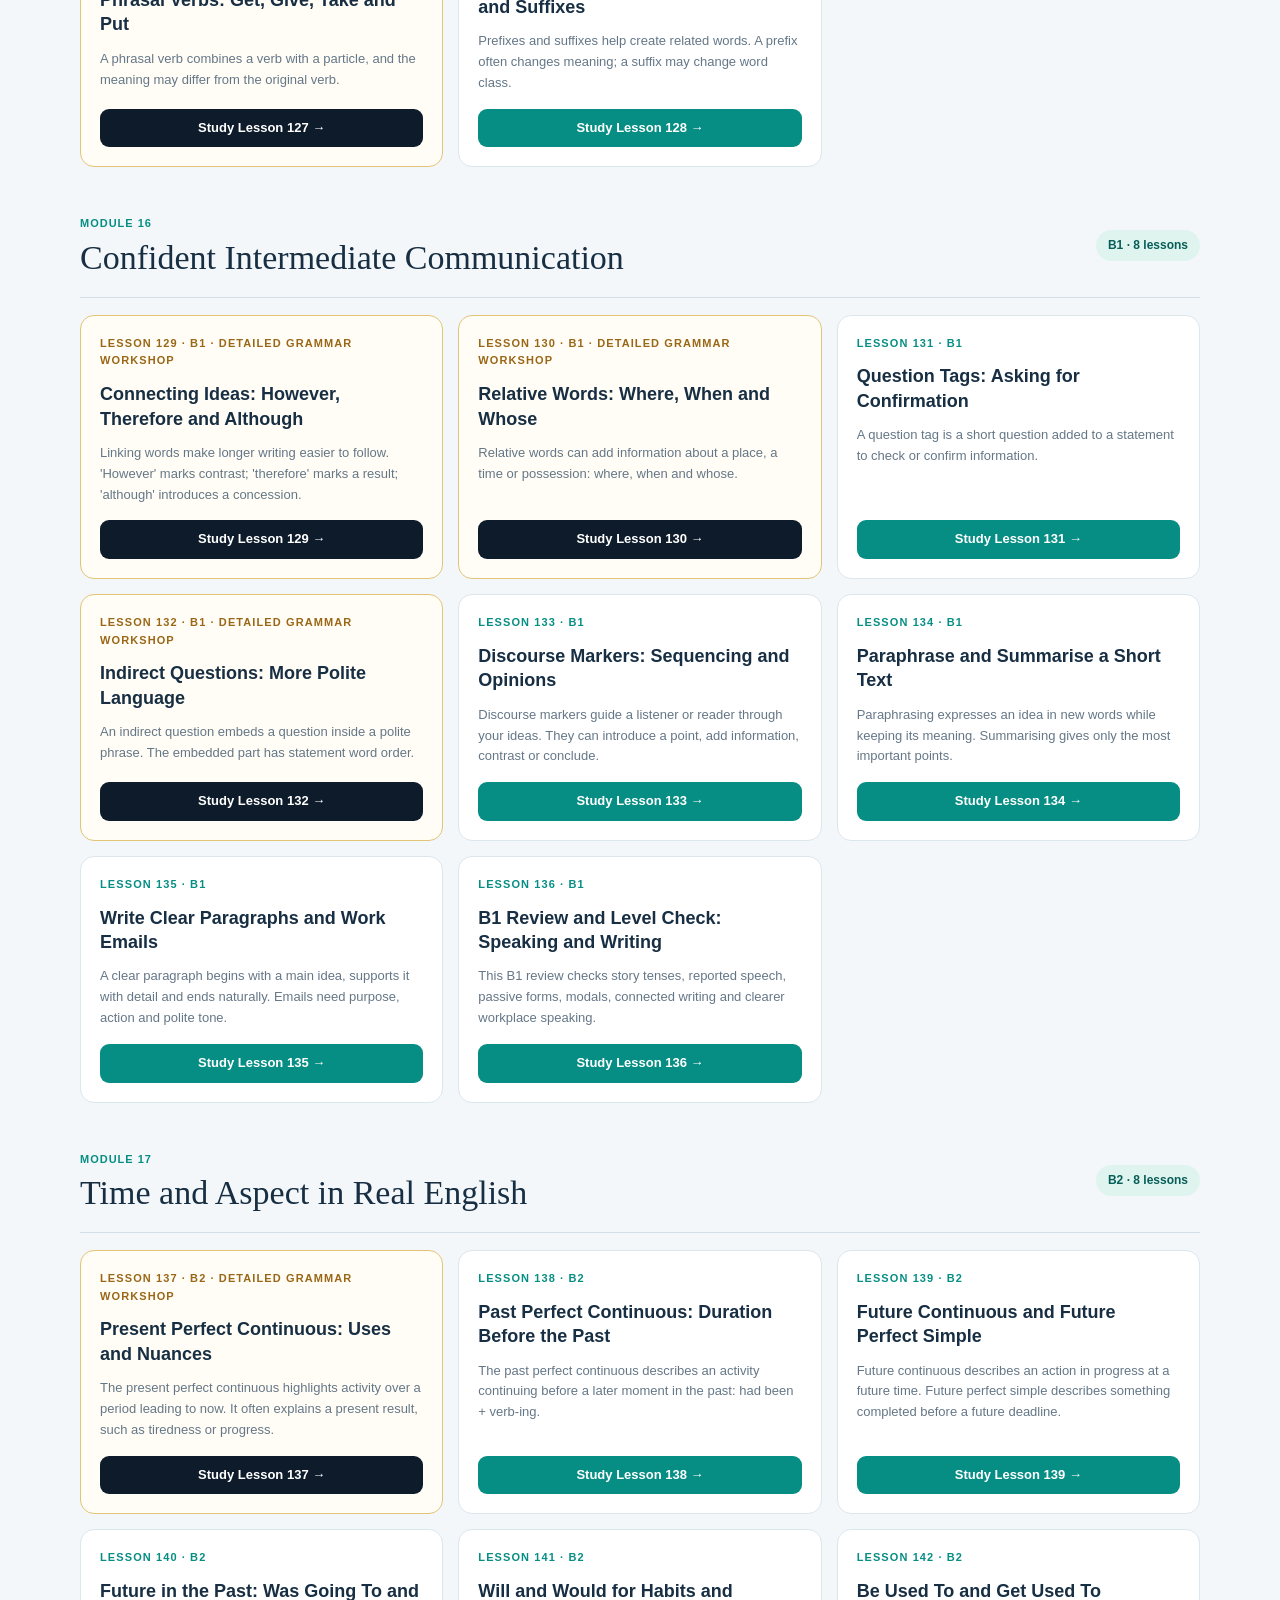
<file: catalog.html>
<!DOCTYPE html>
<html lang="en">
<head>
<meta charset="UTF-8"><meta name="viewport" content="width=device-width, initial-scale=1">
<meta name="description" content="Explore all 240 free Engli Vance Academy British English lessons. Search 29 modules from Pre-A1 to C2-oriented study.">
<title>All 240 English Lessons | Engli Vance Academy</title>
<style>
:root{--navy:#0d1b2a;--teal:#078e84;--gold:#f4b942;--ink:#172e43;--muted:#657787;--line:#dce6ed;--bg:#f3f7fa}
*{box-sizing:border-box}html{scroll-behavior:smooth}body{margin:0;background:var(--bg);color:var(--ink);font:16px/1.6 Arial,Helvetica,sans-serif}a{text-decoration:none;color:inherit}button,input,select{font:inherit}button{cursor:pointer}
:focus-visible{outline:3px solid var(--gold);outline-offset:3px}
.wrap{width:min(1120px,calc(100% - 32px));margin:auto}
header{background:var(--navy);color:white}.topbar{display:flex;align-items:center;justify-content:space-between;gap:15px;flex-wrap:wrap;padding:16px 0}.brand{display:flex;align-items:center;gap:11px;font-weight:bold}.logo{background:var(--gold);color:var(--navy);border-radius:10px;display:grid;place-items:center;font-weight:900;height:43px;width:43px}.brand small{font-size:11px;color:#c0d6df;display:block;font-weight:400}.nav{display:flex;gap:18px;font-size:13px;color:#d4e4e9;font-weight:bold}
.hero{background:radial-gradient(circle at 80% 12%,#1d776733,transparent 45%),linear-gradient(115deg,#0d1b2a,#1e4458);color:white;padding:67px 0}.pill{display:inline-block;border-radius:30px;padding:6px 14px;background:#15534a;color:#b6ffec;font-size:12px;font-weight:900;letter-spacing:1px}.hero h1{font:clamp(42px,6vw,68px)/1.1 Georgia,serif;max-width:850px;margin:19px 0}.hero p{color:#d5e4ec;max-width:790px;font-size:18px}.stats{display:flex;flex-wrap:wrap;gap:12px;margin-top:26px}.stat{padding:13px 20px;border:1px solid #78969a55;border-radius:12px;background:#ffffff10}.stat strong{display:block;font:25px Georgia,serif;color:var(--gold)}.stat small{font-size:12px;color:#d5e9e7}
.controls{background:white;border-bottom:1px solid var(--line);padding:26px 0;position:sticky;top:0;z-index:10;box-shadow:0 8px 25px #0d1b2a08}.search-grid{display:grid;grid-template-columns:2fr 1fr 1.6fr auto;gap:11px;align-items:end}.control label{display:block;color:#496275;font-size:12px;font-weight:bold;margin-bottom:5px}.control input,.control select{width:100%;border:1px solid #b9ced6;border-radius:10px;padding:12px;background:white;min-height:47px;color:var(--ink)}.reset{border:0;background:#e7f5f1;color:#086f65;font-weight:800;border-radius:10px;padding:12px 18px;min-height:47px}.count{font-size:13px;color:#617687;margin:14px 0 0}
main{padding:40px 0 80px}.module{margin:22px 0 42px}.module-header{display:flex;flex-wrap:wrap;justify-content:space-between;align-items:center;gap:15px;margin-bottom:17px;border-bottom:1px solid #d1dfe8;padding-bottom:15px}.module h2{font:clamp(25px,3vw,34px)/1.2 Georgia,serif;margin:3px 0}.module small{color:var(--teal);letter-spacing:1px;font-size:11px;font-weight:900}.level-badge{background:#dff4ef;color:#075e57;font-size:12px;font-weight:900;padding:6px 12px;border-radius:25px}.grid{display:grid;grid-template-columns:repeat(3,minmax(0,1fr));gap:15px}.card{background:white;border:1px solid var(--line);border-radius:14px;padding:19px;display:flex;flex-direction:column;min-height:225px;transition:transform .15s,box-shadow .15s}.card:hover{transform:translateY(-3px);box-shadow:0 12px 24px #18324b16}.card .number{font-size:11px;color:var(--teal);font-weight:900;letter-spacing:1.1px}.card h3{font-size:18px;line-height:1.36;margin:12px 0}.card p{color:var(--muted);font-size:13px;margin:0 0 15px;flex-grow:1}.card a{color:white;background:var(--teal);padding:9px 14px;border-radius:9px;font-size:13px;font-weight:bold;text-align:center;display:inline-block}.card.featured{border-color:#e1c475;background:#fffdf6}.card.featured .number{color:#9a6717}.card.featured a{background:#0d1b2a}.empty{padding:60px 20px;text-align:center;color:#6e8190;background:white;border-radius:12px}.info{border-left:4px solid var(--teal);background:#e7f5f1;padding:16px 20px;margin-bottom:30px;font-size:13px;color:#315e5b}
footer{background:var(--navy);text-align:center;color:#bdd0d9;padding:32px 18px;font-size:13px}footer strong{color:white;font-size:19px}
@media(max-width:950px){.grid{grid-template-columns:repeat(2,minmax(0,1fr))}.search-grid{grid-template-columns:1fr 1fr}.control.search{grid-column:span 2}}@media(max-width:620px){.grid,.search-grid{grid-template-columns:1fr}.control.search{grid-column:span 1}.controls{position:static}.hero{padding:45px 0}.hero h1{font-size:41px}.nav{gap:11px}.card{min-height:0}.stats{gap:8px}.stat{flex:1;min-width:100px;padding:10px 14px}}
</style>
</head>
<body>
<header><div class="wrap topbar"><a href="index.html" class="brand"><span class="logo">EV</span><span>Engli Vance Academy<small>Learn Clearly. Speak Confidently.</small></span></a><nav class="nav"><a href="index.html">Home</a><a href="grammar.html">Grammar Workshops</a><a href="lesson.html">Lesson 001</a></nav></div></header>
<section class="hero"><div class="wrap"><span class="pill">THE COMPLETE ENGLISH ROADMAP</span><h1>240 lessons.<br>One learning journey.</h1><p>Explore free British English learning, from your first everyday words to advanced writing and speaking. Choose your level, find a topic and practise at your own pace.</p><div class="stats"><div class="stat"><strong>240</strong><small>Lesson Pages</small></div><div class="stat"><strong>29</strong><small>Learning Modules</small></div><div class="stat"><strong>7</strong><small>Progressive Levels</small></div></div></div></section>
<div class="controls"><div class="wrap"><div class="search-grid"><div class="control search"><label for="search">Search for a topic or lesson number</label><input id="search" type="search" placeholder="e.g. 012, present simple, pronunciation"></div><div class="control"><label for="level">Learning level</label><select id="level"><option value="">All levels</option><option>PRE-A1</option><option>A1</option><option>A2</option><option>B1</option><option>B2</option><option>C1</option><option>C2</option></select></div><div class="control"><label for="module">Course module</label><select id="module"><option value="">All 29 modules</option></select></div><button class="reset" id="reset" type="button">Clear filters</button></div><p class="count" id="result-count" role="status" aria-live="polite">Showing 240 lessons.</p></div></div>
<main><div class="wrap"><div class="info"><strong>Choose your lesson:</strong> Lessons 001–060 now have full extended teaching editions. Lessons 002–060 each include six teaching sections, 30 worked examples, five dialogues and 40 individually written activities with answer explanations. Questions 1–35 have answer checks; questions 36–40 are open tasks with models. Responses and progress stay on this browser. Lessons 061–240 remain available in study-guide or focused-workshop form while their full editorial expansion continues. All lessons are free.</div><div id="modules"></div></div></main>
<footer><strong>Engli Vance Academy</strong><p>Learn Clearly. Speak Confidently.</p><p>Free British English learning · © 2026 Engli Vance Academy</p></footer>
<script src="course-data.js"></script>
<script src="full-lessons.js?v=20261103-full1"></script>
<script src="foundation-lessons.js?v=20261103-foundation1"></script>
<script src="a1-lessons.js?v=20261103-a1-1"></script>
<script src="a1-completion.js?v=20261103-a1-completion1"></script>
<script src="grammar-expansions.js"></script>
<script>
(function(){
"use strict";
const db=window.EVA_COURSE_DATA, search=document.getElementById("search"),level=document.getElementById("level"),module=document.getElementById("module"),area=document.getElementById("modules"),counter=document.getElementById("result-count");
function esc(x){return String(x).replace(/[&<>"']/g,function(c){return {"&":"&amp;","<":"&lt;",">":"&gt;",'"':"&quot;","'":"&#39;"}[c]});}
db.modules.forEach(function(m){const opt=document.createElement("option");opt.value=String(m.number);opt.textContent=String(m.number).padStart(2,"0")+" — "+m.title;module.appendChild(opt);});
function display(){
const q=search.value.toLowerCase().trim(),lvl=level.value,mod=module.value;
const results=db.lessons.filter(function(l){return (!lvl||l.level===lvl)&&(!mod||String(l.module)===mod)&&(!q||(l.id+" "+l.title+" "+l.main+" "+l.how).toLowerCase().includes(q));});
counter.textContent="Showing "+results.length+" of "+db.lessons.length+" lessons"+(q||lvl||mod?" for your filters.":".");
if(!results.length){area.innerHTML='<div class="empty"><h2>No matching lessons</h2><p>Try another topic or clear your filters.</p></div>';return;}
area.innerHTML=db.modules.map(function(m){
const items=results.filter(function(l){return l.module===m.number;});if(!items.length)return "";
return '<section class="module"><div class="module-header"><div><small>MODULE '+String(m.number).padStart(2,"0")+'</small><h2>'+esc(m.title)+'</h2></div><span class="level-badge">'+esc(m.level)+' · '+items.length+(items.length===1?' lesson':' lessons')+'</span></div><div class="grid">'+items.map(function(l){
const full=Boolean((window.EVA_FULL_LESSONS||{})[l.id]),detailed=Boolean((window.EVA_GRAMMAR_EXPANSIONS||{})[l.id]),featured=full||l.id==="001"||Boolean(l.supplement)||detailed,url=l.id==="001"?"lesson.html":"study.html?lesson="+l.id;
return '<article class="card'+(featured?" featured":"")+'"><span class="number">LESSON '+esc(l.id)+' · '+esc(l.level)+(full?" · FULL EXTENDED EDITION":detailed?" · DETAILED GRAMMAR WORKSHOP":featured?" · EXTENDED EDITION":"")+'</span><h3>'+esc(l.title)+'</h3><p>'+esc(l.main)+'</p><a href="'+url+'">Study Lesson '+esc(l.id)+' →</a></article>';
}).join("")+'</div></section>';
}).join("");
}
[search,level,module].forEach(function(x){x.addEventListener("input",display);x.addEventListener("change",display);});
document.getElementById("reset").addEventListener("click",function(){search.value="";level.value="";module.value="";display();});
display();
})();
</script>
</body></html>
</file>
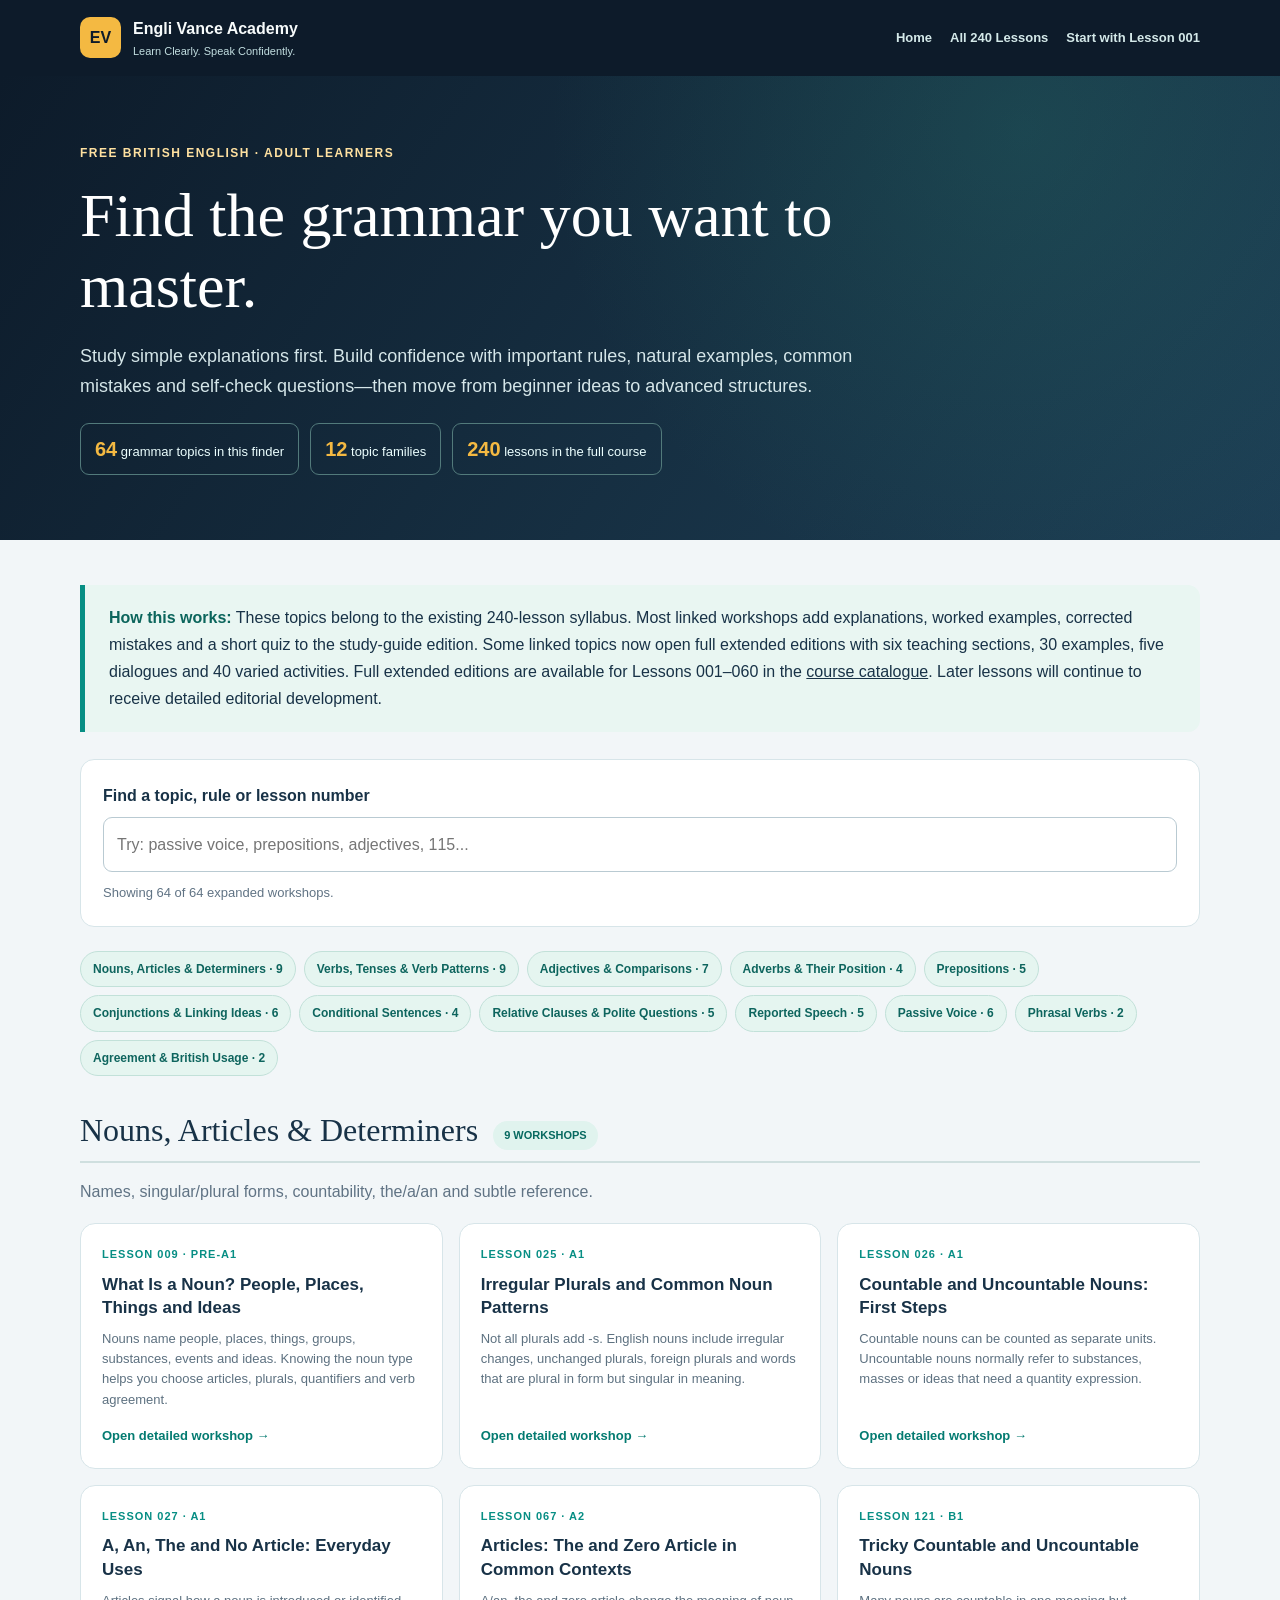
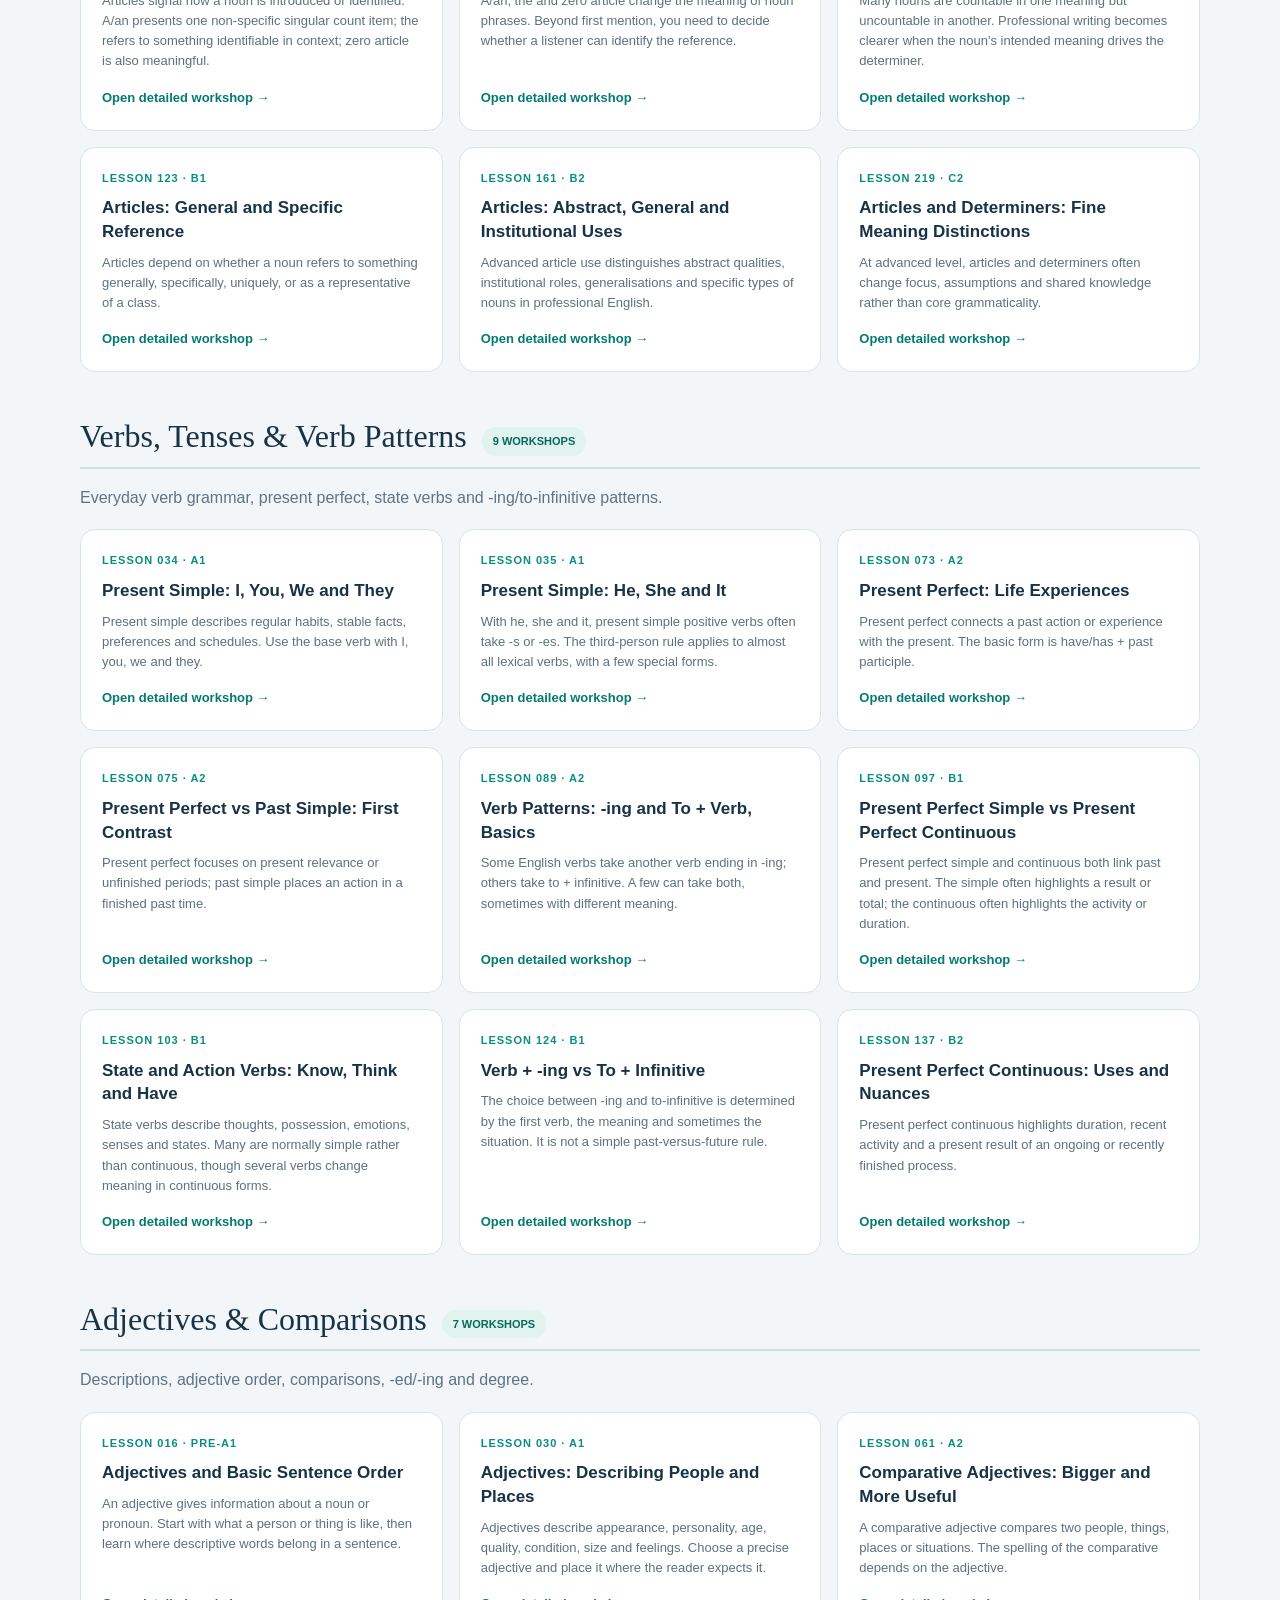
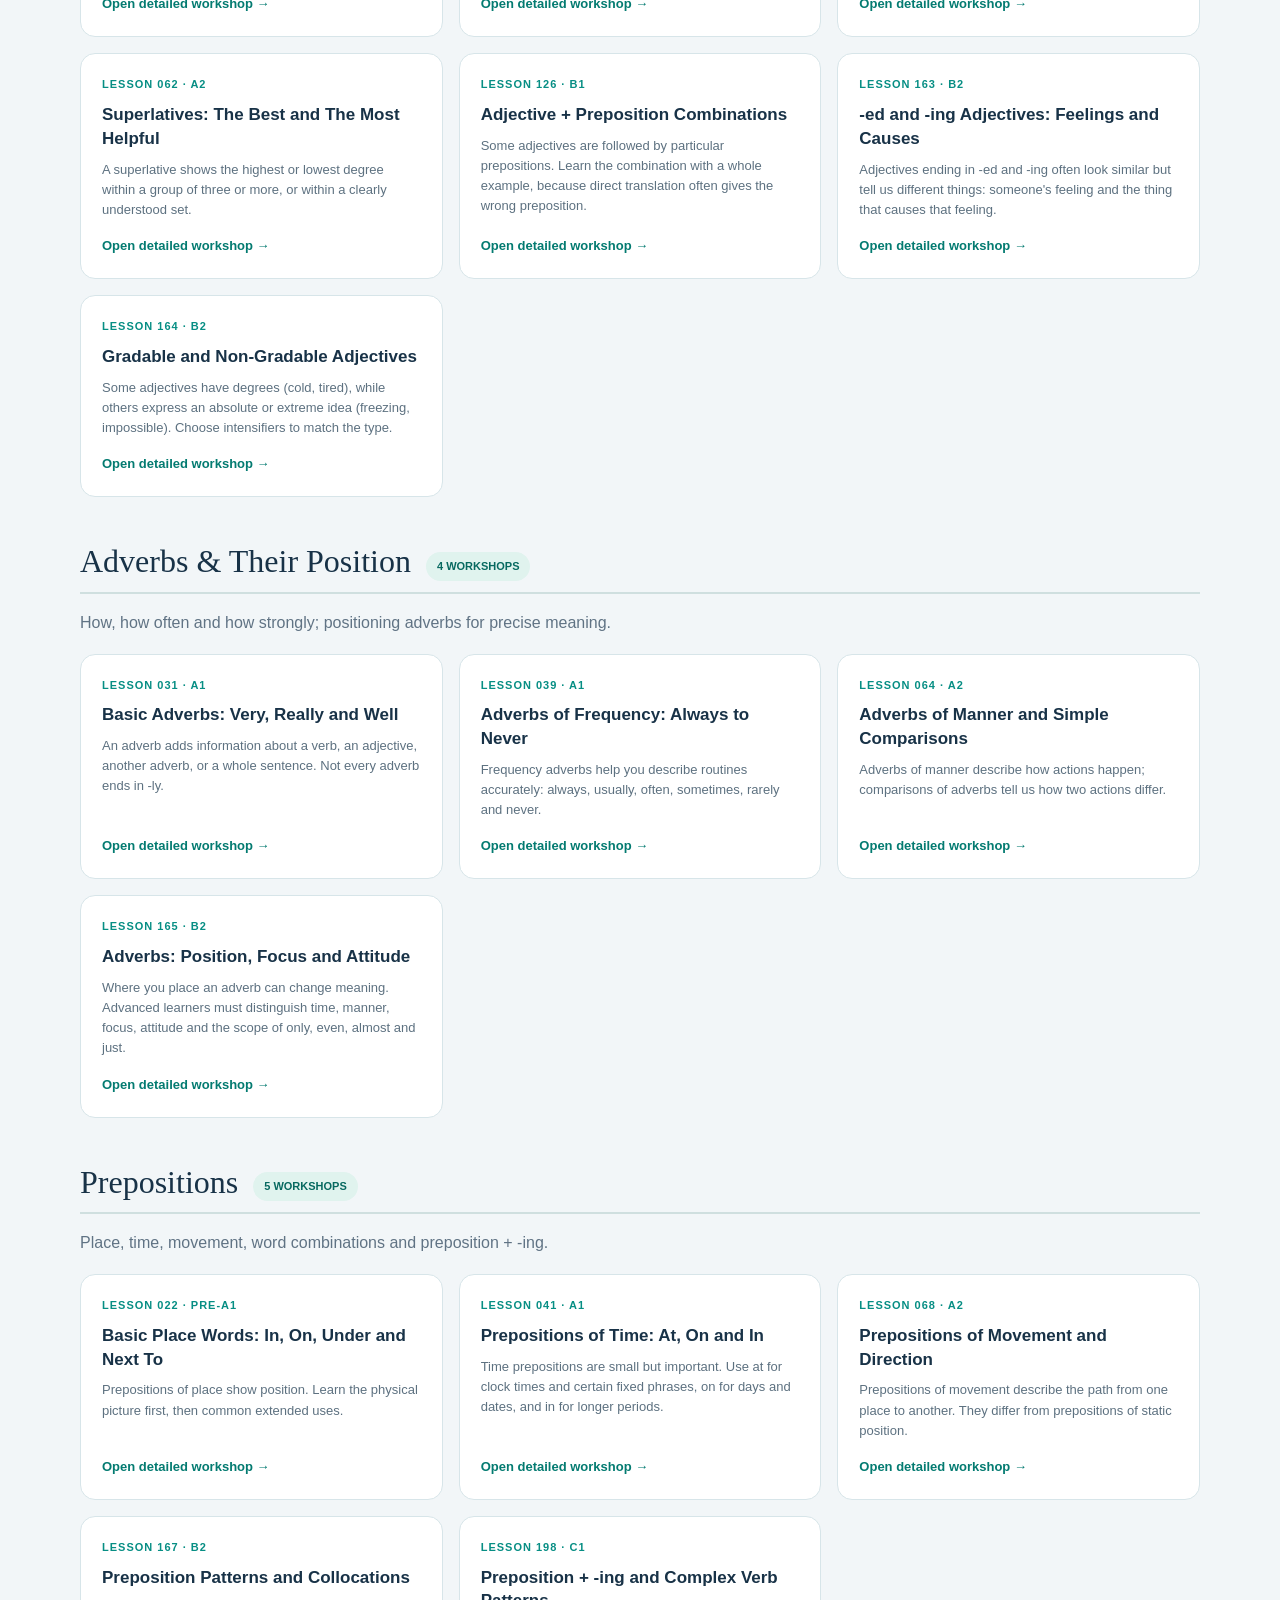
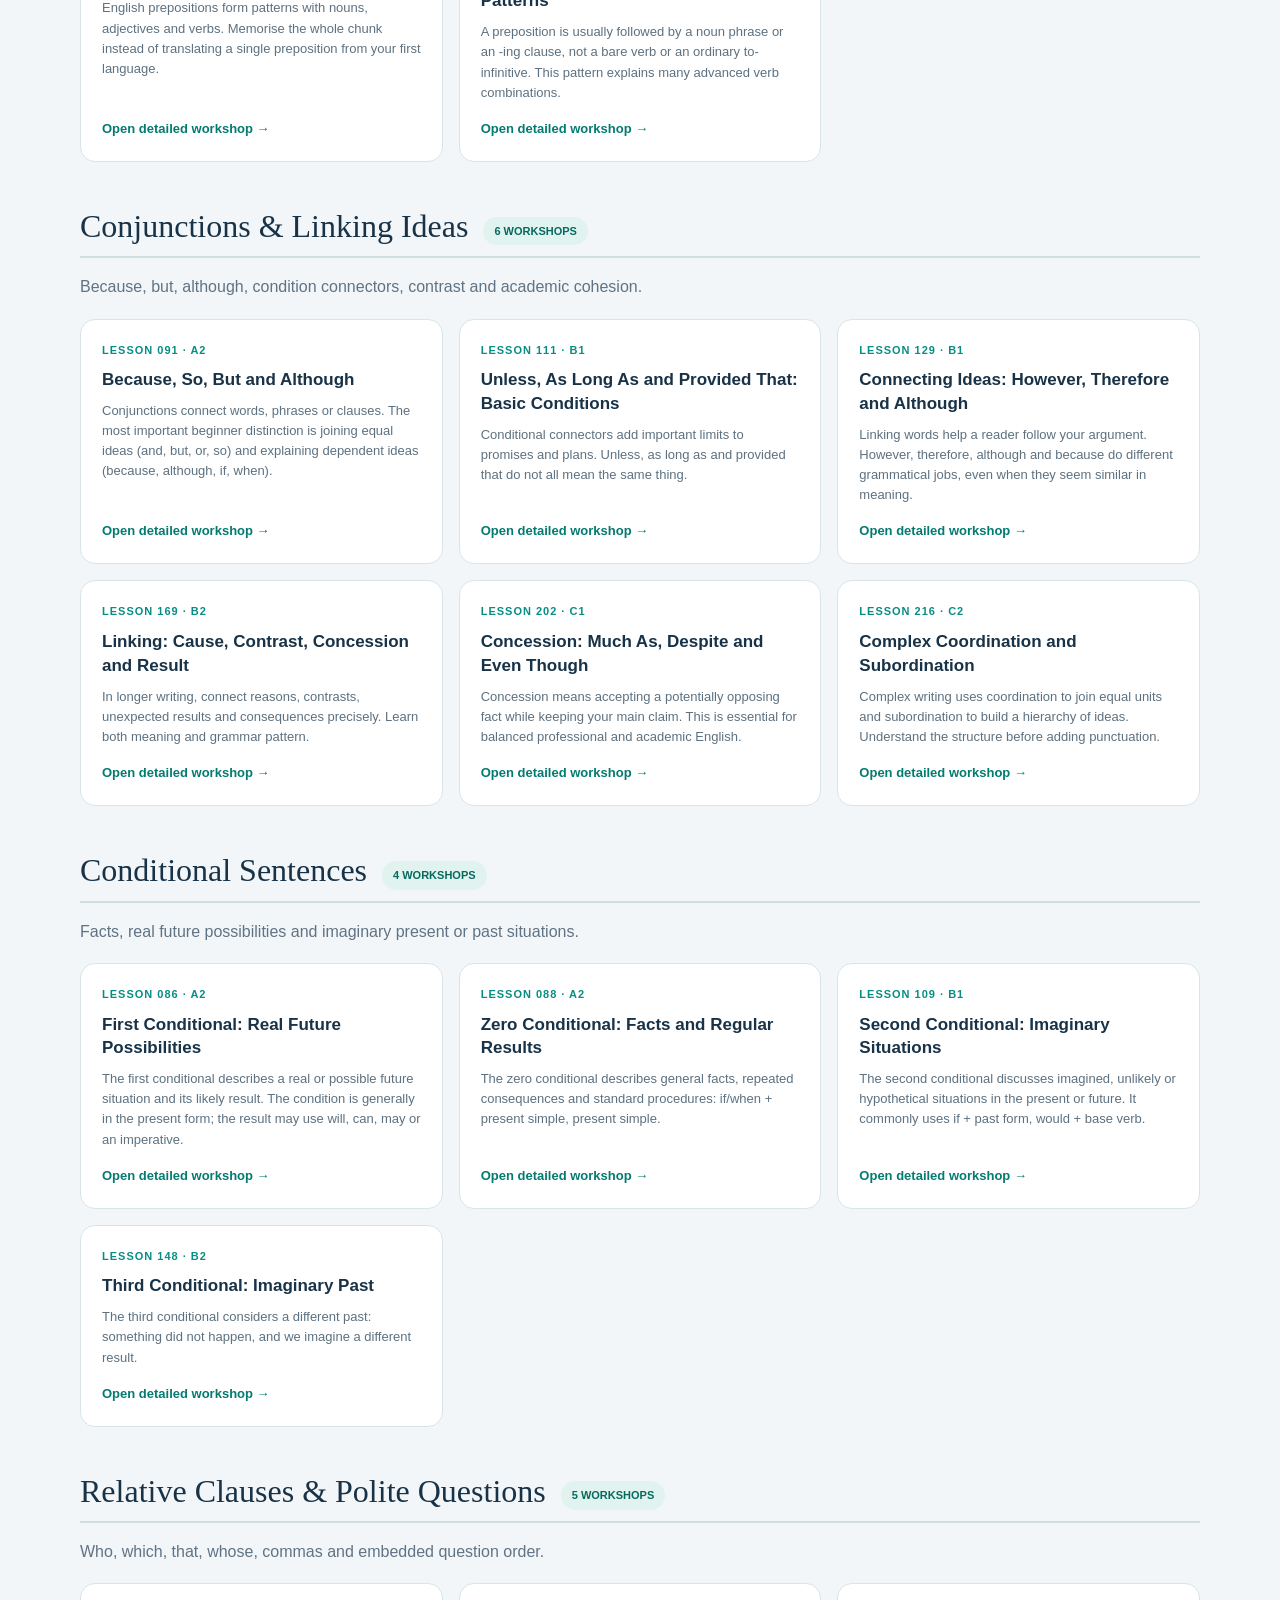
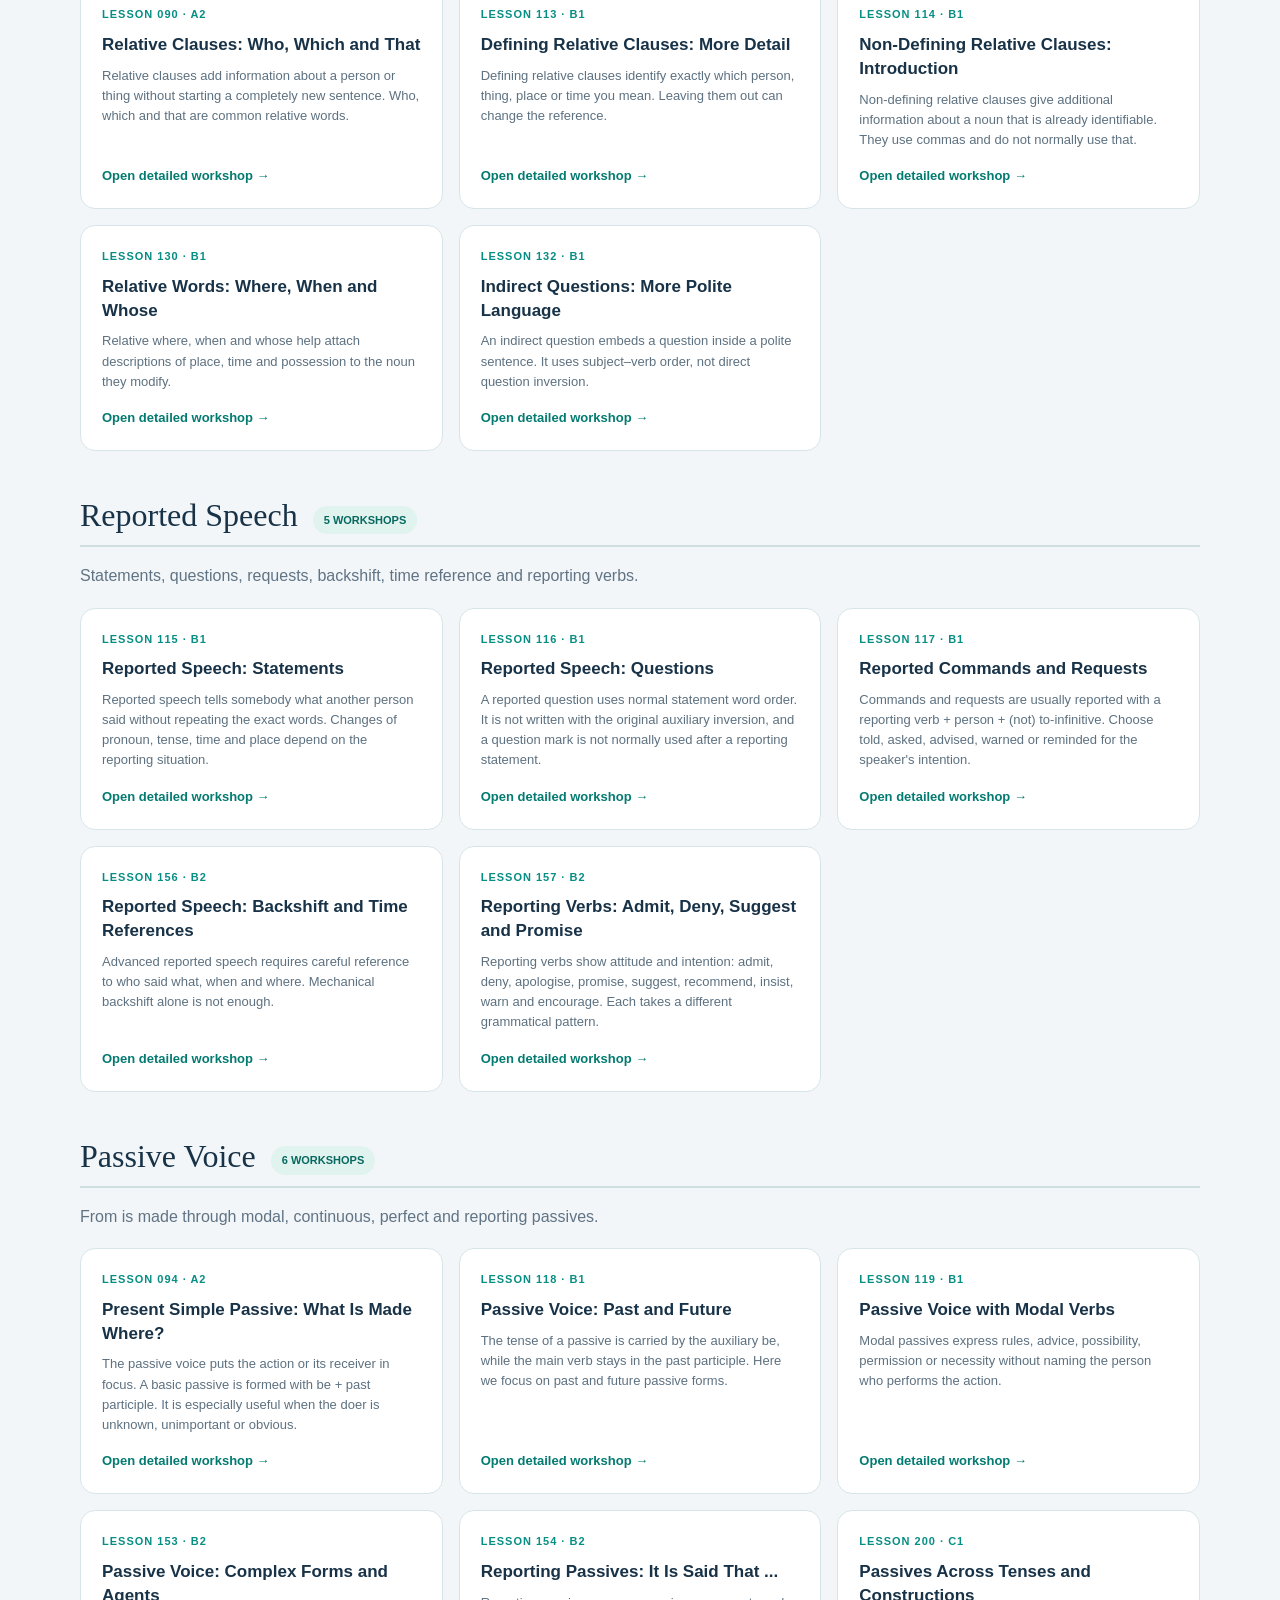
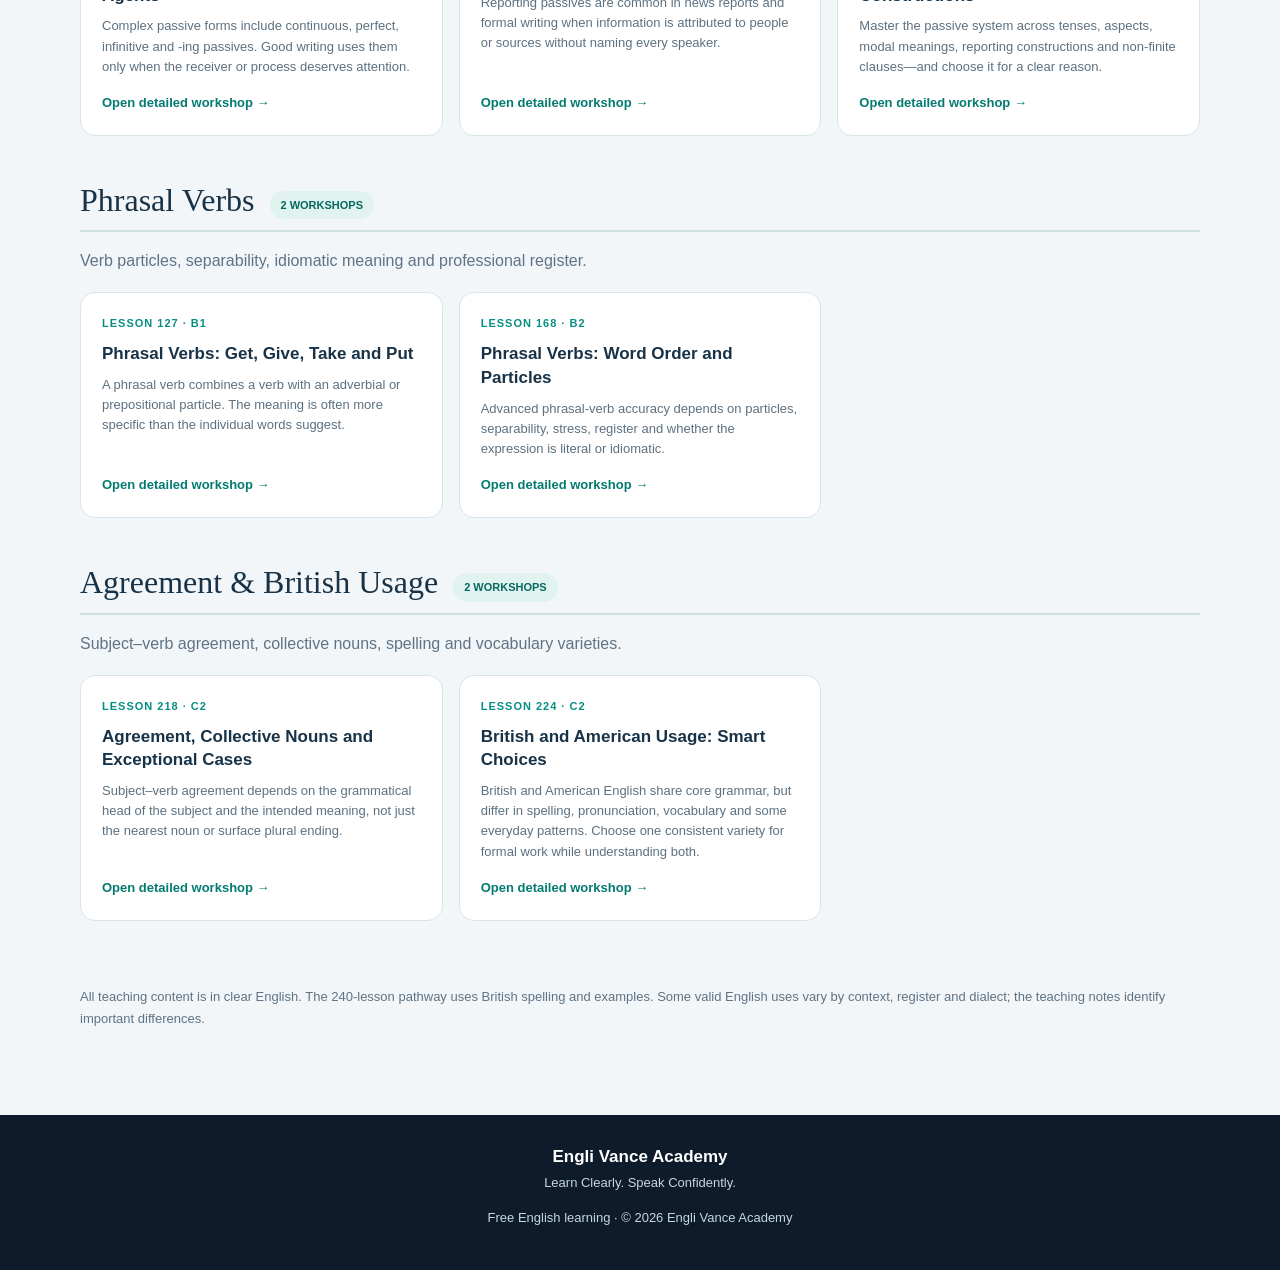
<file: grammar.html>
<!doctype html>
<html lang="en">
<head>
<meta charset="utf-8"><meta name="viewport" content="width=device-width, initial-scale=1">
<meta name="description" content="Find detailed free British English grammar lessons at Engli Vance Academy. Study adjectives, adverbs, prepositions, conjunctions, reported speech, passive voice and more.">
<title>Grammar Topic Finder | Engli Vance Academy</title>
<style>
:root{--navy:#0d1b2a;--teal:#078e84;--ink:#183247;--muted:#607384;--gold:#f4b942;--bg:#f2f6f8;--line:#d7e5e9}
*{box-sizing:border-box}body{margin:0;font:16px/1.7 Arial,Helvetica,sans-serif;background:var(--bg);color:var(--ink)}a{text-decoration:none;color:inherit}button,input{font:inherit}a:focus-visible,input:focus-visible{outline:3px solid var(--gold);outline-offset:3px}
.wrap{width:min(1120px,calc(100% - 36px));margin:auto}
header{background:var(--navy);color:#f7fbfb}.top{display:flex;justify-content:space-between;align-items:center;gap:18px;flex-wrap:wrap;padding:15px 0}.brand{display:flex;gap:12px;align-items:center;font-weight:900}.brand em{display:block;font-size:11px;color:#c2dee0;font-style:normal;font-weight:400}.mark{background:var(--gold);color:var(--navy);display:grid;place-items:center;border-radius:10px;width:41px;height:41px;font-weight:900}.top nav{display:flex;gap:18px;font-size:13px;font-weight:bold;color:#d4e9e9;flex-wrap:wrap}
.hero{background:radial-gradient(circle at 80% 12%,#2a83703d,transparent 43%),linear-gradient(125deg,#0d1b2a,#1d3f55);padding:62px 0 65px;color:white}.hero .eyebrow{color:#ffe1a0;letter-spacing:1.5px;font-weight:900;font-size:12px}.hero h1{font:clamp(39px,5.5vw,62px)/1.15 Georgia,serif;max-width:800px;margin:15px 0}.hero p{max-width:800px;color:#d5e6e9;font-size:18px}.stats{display:flex;flex-wrap:wrap;gap:11px;margin-top:21px}.stats span{border:1px solid #527a7b;border-radius:9px;padding:8px 14px;font-size:13px;color:#ecffff}.stats b{color:var(--gold);font-size:20px}
main{padding:45px 0 65px}.guidance{background:#e9f6f2;border-left:5px solid var(--teal);padding:19px 24px;border-radius:0 12px 12px 0;margin-bottom:27px}.guidance strong{color:#0b655c}
.searchbox{background:white;border:1px solid var(--line);padding:22px;border-radius:14px;margin-bottom:24px}.searchbox label{display:block;font-weight:bold;margin-bottom:8px}.searchbox input{border:1px solid #b9cad2;width:100%;padding:13px;border-radius:9px;color:var(--ink)}.searchbox p{font-size:13px;color:var(--muted);margin:10px 0 0}
.jump{display:flex;flex-wrap:wrap;gap:8px;margin:0 0 35px}.jump a{border:1px solid #c2e1d9;background:#e5f5f0;border-radius:100px;padding:7px 12px;font-size:12px;font-weight:900;color:#0e655e}.jump a:hover{background:#c7ebdf}
.group{margin:32px 0 45px;scroll-margin-top:20px}.group-head{display:flex;align-items:end;gap:15px;flex-wrap:wrap;border-bottom:2px solid #cfdfdf;padding-bottom:11px;margin-bottom:19px}.group-head h2{font:32px/1.2 Georgia,serif;margin:0}.group-head span{background:#e0f3ee;color:#076960;padding:5px 11px;border-radius:50px;font-size:11px;font-weight:900}.group>p{color:var(--muted);margin:-4px 0 18px}
.grid{display:grid;grid-template-columns:repeat(3,minmax(0,1fr));gap:16px}.card{background:white;border:1px solid var(--line);border-radius:15px;display:flex;flex-direction:column;gap:9px;padding:21px;transition:transform .15s,box-shadow .15s}.card:hover{transform:translateY(-2px);box-shadow:0 9px 29px #153b4515}.card .label{font-size:11px;font-weight:900;letter-spacing:1px;color:var(--teal)}.card h3{margin:0;font-size:17px;line-height:1.4}.card p{margin:0 0 6px;color:#5d7180;font-size:13px;line-height:1.55;flex:1}.card .go{font-size:13px;color:#047b71;font-weight:900}.empty{padding:35px;background:white;border-radius:12px;text-align:center}.footnote{padding:20px 0;color:var(--muted);font-size:13px}footer{text-align:center;background:var(--navy);color:#c5d7df;padding:28px 15px;font-size:13px}footer b{display:block;color:white;font-size:17px}
@media(max-width:920px){.grid{grid-template-columns:repeat(2,minmax(0,1fr))}}@media(max-width:620px){.grid{grid-template-columns:1fr}.hero{padding:43px 0}.group-head h2{font-size:27px}.top{justify-content:center}}
</style>
</head>
<body>
<header><div class="wrap top"><a class="brand" href="index.html"><span class="mark">EV</span><span>Engli Vance Academy<em>Learn Clearly. Speak Confidently.</em></span></a><nav><a href="index.html">Home</a><a href="catalog.html">All 240 Lessons</a><a href="lesson.html">Start with Lesson 001</a></nav></div></header>
<section class="hero"><div class="wrap"><span class="eyebrow">FREE BRITISH ENGLISH · ADULT LEARNERS</span><h1>Find the grammar you want to master.</h1><p>Study simple explanations first. Build confidence with important rules, natural examples, common mistakes and self-check questions—then move from beginner ideas to advanced structures.</p><div class="stats"><span><b>64</b> grammar topics in this finder</span><span><b>12</b> topic families</span><span><b>240</b> lessons in the full course</span></div></div></section>
<main><div class="wrap">
<div class="guidance"><strong>How this works:</strong> These topics belong to the existing 240-lesson syllabus. Most linked workshops add explanations, worked examples, corrected mistakes and a short quiz to the study-guide edition. Some linked topics now open full extended editions with six teaching sections, 30 examples, five dialogues and 40 varied activities. Full extended editions are available for Lessons 001–060 in the <a href="catalog.html" style="text-decoration:underline">course catalogue</a>. Later lessons will continue to receive detailed editorial development.</div>
<div class="searchbox"><label for="grammar-search">Find a topic, rule or lesson number</label><input type="search" id="grammar-search" autocomplete="off" placeholder="Try: passive voice, prepositions, adjectives, 115..."><p id="match-count" role="status" aria-live="polite">Showing 64 workshops.</p></div>
<div class="jump" id="jump"></div><div id="groups"></div>
<div class="footnote">All teaching content is in clear English. The 240-lesson pathway uses British spelling and examples. Some valid English uses vary by context, register and dialect; the teaching notes identify important differences.</div>
</div></main>
<footer><b>Engli Vance Academy</b>Learn Clearly. Speak Confidently.<p>Free English learning · © 2026 Engli Vance Academy</p></footer>
<script src="course-data.js"></script><script src="grammar-expansions.js"></script>
<script>
(function(){
"use strict";
const groups=[
{title:"Nouns, Articles & Determiners",desc:"Names, singular/plural forms, countability, the/a/an and subtle reference.",ids:["009","025","026","027","067","121","123","161","219"]},
{title:"Verbs, Tenses & Verb Patterns",desc:"Everyday verb grammar, present perfect, state verbs and -ing/to-infinitive patterns.",ids:["034","035","073","075","089","097","103","124","137"]},
{title:"Adjectives & Comparisons",desc:"Descriptions, adjective order, comparisons, -ed/-ing and degree.",ids:["016","030","061","062","126","163","164"]},
{title:"Adverbs & Their Position",desc:"How, how often and how strongly; positioning adverbs for precise meaning.",ids:["031","039","064","165"]},
{title:"Prepositions",desc:"Place, time, movement, word combinations and preposition + -ing.",ids:["022","041","068","167","198"]},
{title:"Conjunctions & Linking Ideas",desc:"Because, but, although, condition connectors, contrast and academic cohesion.",ids:["091","111","129","169","202","216"]},
{title:"Conditional Sentences",desc:"Facts, real future possibilities and imaginary present or past situations.",ids:["086","088","109","148"]},
{title:"Relative Clauses & Polite Questions",desc:"Who, which, that, whose, commas and embedded question order.",ids:["090","113","114","130","132"]},
{title:"Reported Speech",desc:"Statements, questions, requests, backshift, time reference and reporting verbs.",ids:["115","116","117","156","157"]},
{title:"Passive Voice",desc:"From is made through modal, continuous, perfect and reporting passives.",ids:["094","118","119","153","154","200"]},
{title:"Phrasal Verbs",desc:"Verb particles, separability, idiomatic meaning and professional register.",ids:["127","168"]},
{title:"Agreement & British Usage",desc:"Subject–verb agreement, collective nouns, spelling and vocabulary varieties.",ids:["218","224"]}
];
const course=window.EVA_COURSE_DATA.lessons,exp=window.EVA_GRAMMAR_EXPANSIONS,search=document.getElementById("grammar-search"),result=document.getElementById("groups");
function esc(v){return String(v==null?"":v).replace(/[&<>"']/g,function(c){return {"&":"&amp;","<":"&lt;",">":"&gt;",'"':"&quot;","'":"&#39;"}[c]});}
function render(){
const q=search.value.trim().toLowerCase();let total=0,html="",chips="";
groups.forEach(function(group,g){
const found=group.ids.map(function(id){return {course:course.find(function(l){return l.id===id}),extra:exp[id]};}).filter(function(item){if(!item.course||!item.extra)return false;if(!q)return true;return (item.course.id+" "+item.course.title+" "+group.title+" "+group.desc+" "+item.extra.intro+" "+item.extra.sections.map(function(s){return s.title}).join(" ")).toLowerCase().includes(q);});
if(!found.length)return;total+=found.length;chips+='<a href="#group-'+g+'">'+esc(group.title)+' · '+found.length+'</a>';
html+='<section class="group" id="group-'+g+'"><div class="group-head"><h2>'+esc(group.title)+'</h2><span>'+found.length+' WORKSHOPS</span></div><p>'+esc(group.desc)+'</p><div class="grid">'+found.map(function(item){return '<a class="card" href="study.html?lesson='+esc(item.course.id)+'"><span class="label">LESSON '+esc(item.course.id)+' · '+esc(item.course.level)+'</span><h3>'+esc(item.course.title)+'</h3><p>'+esc(item.extra.intro)+'</p><span class="go">Open detailed workshop →</span></a>';}).join("")+'</div></section>';
});
document.getElementById("jump").innerHTML=chips;result.innerHTML=html||'<div class="empty">No matching grammar workshop. Try another topic or browse all 240 lessons.</div>';document.getElementById("match-count").textContent="Showing "+total+" of "+Object.keys(exp).length+" expanded workshops"+(q?" for your search.":".");
}
search.addEventListener("input",render);render();
})();
</script>
</body></html>
</file>
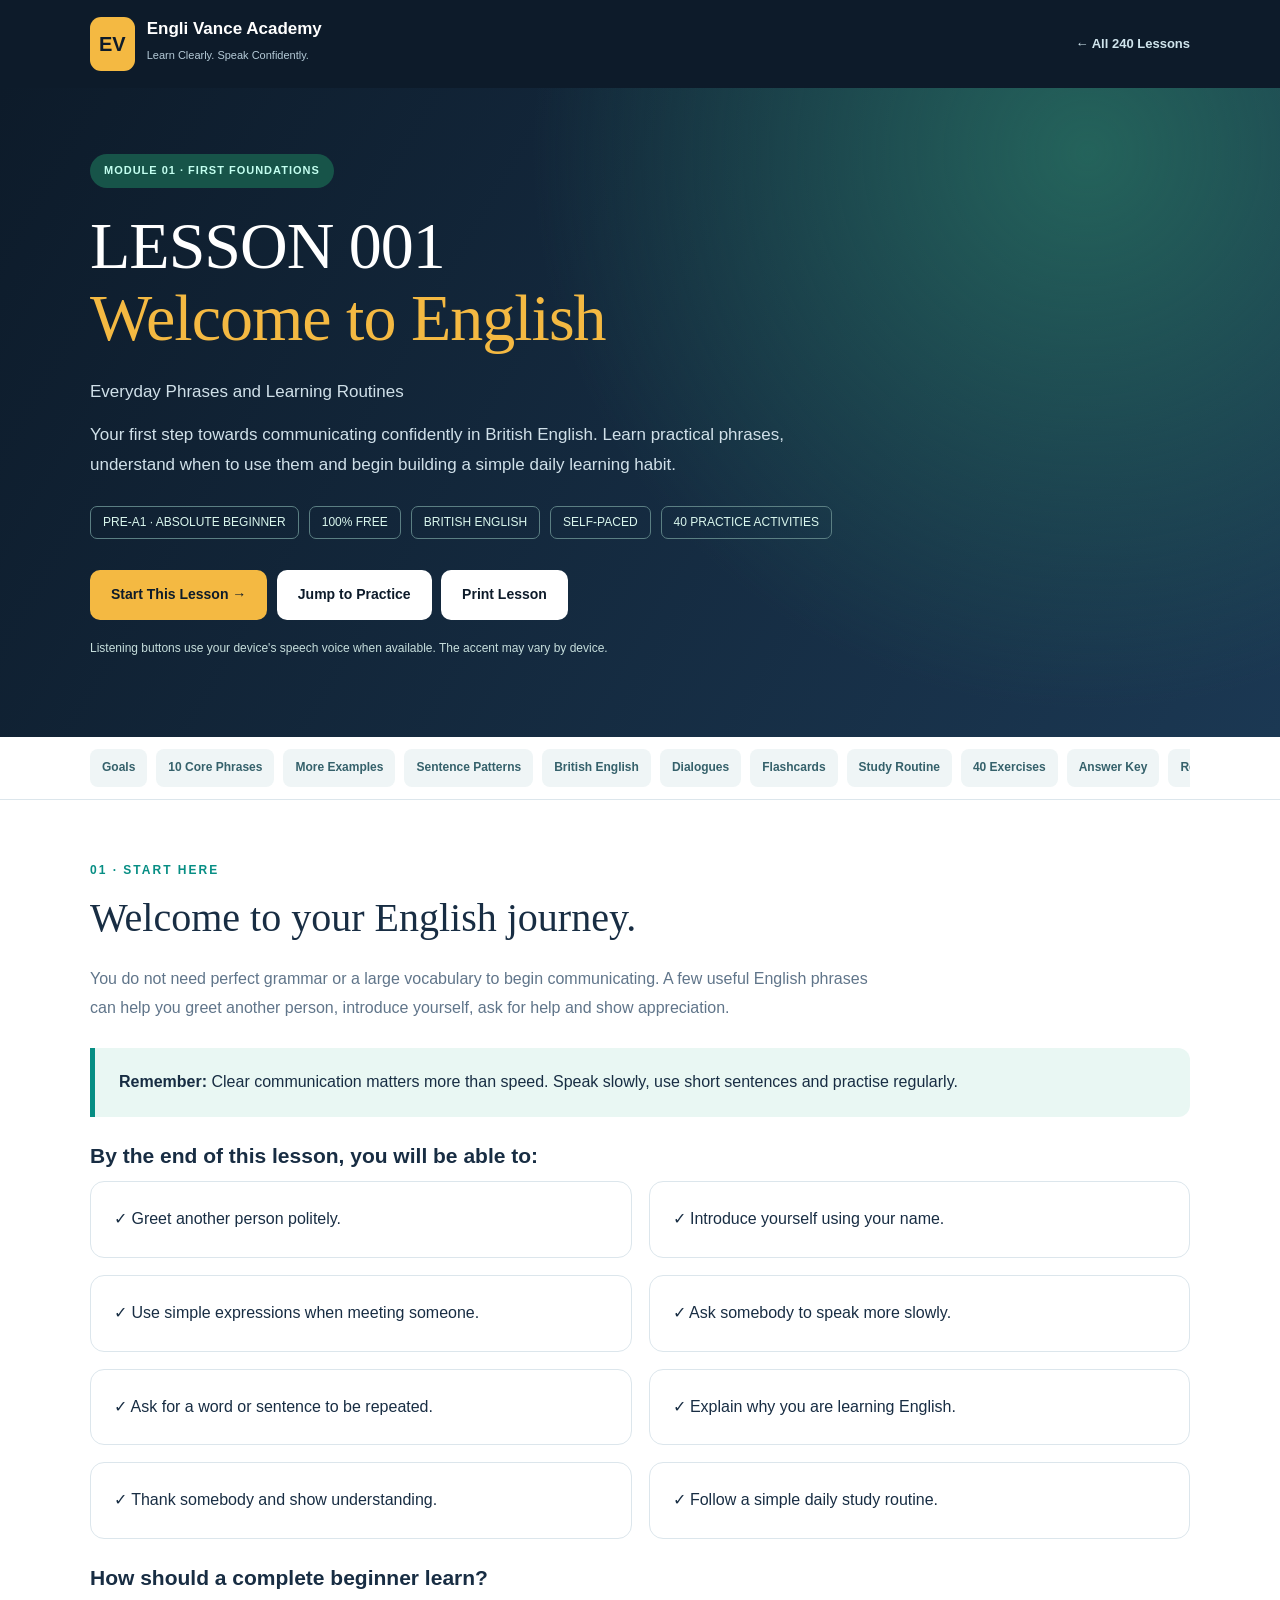
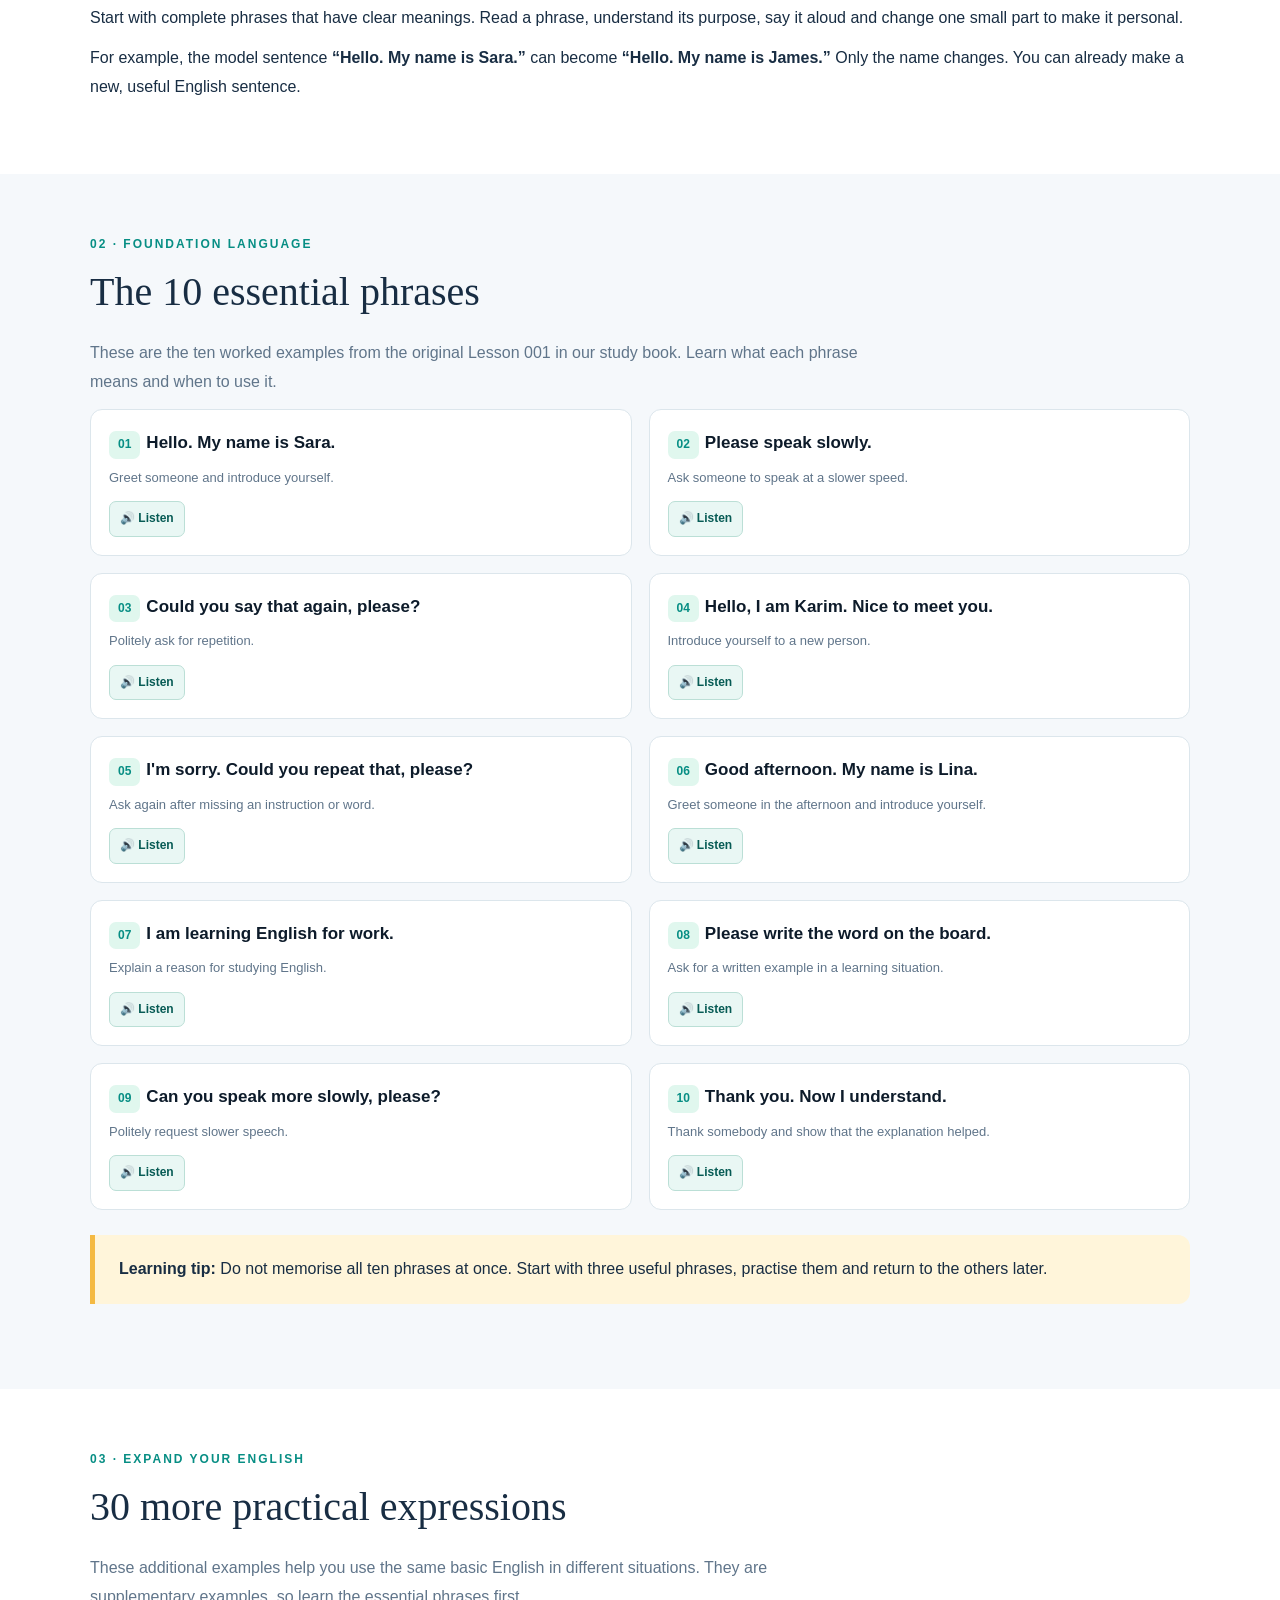
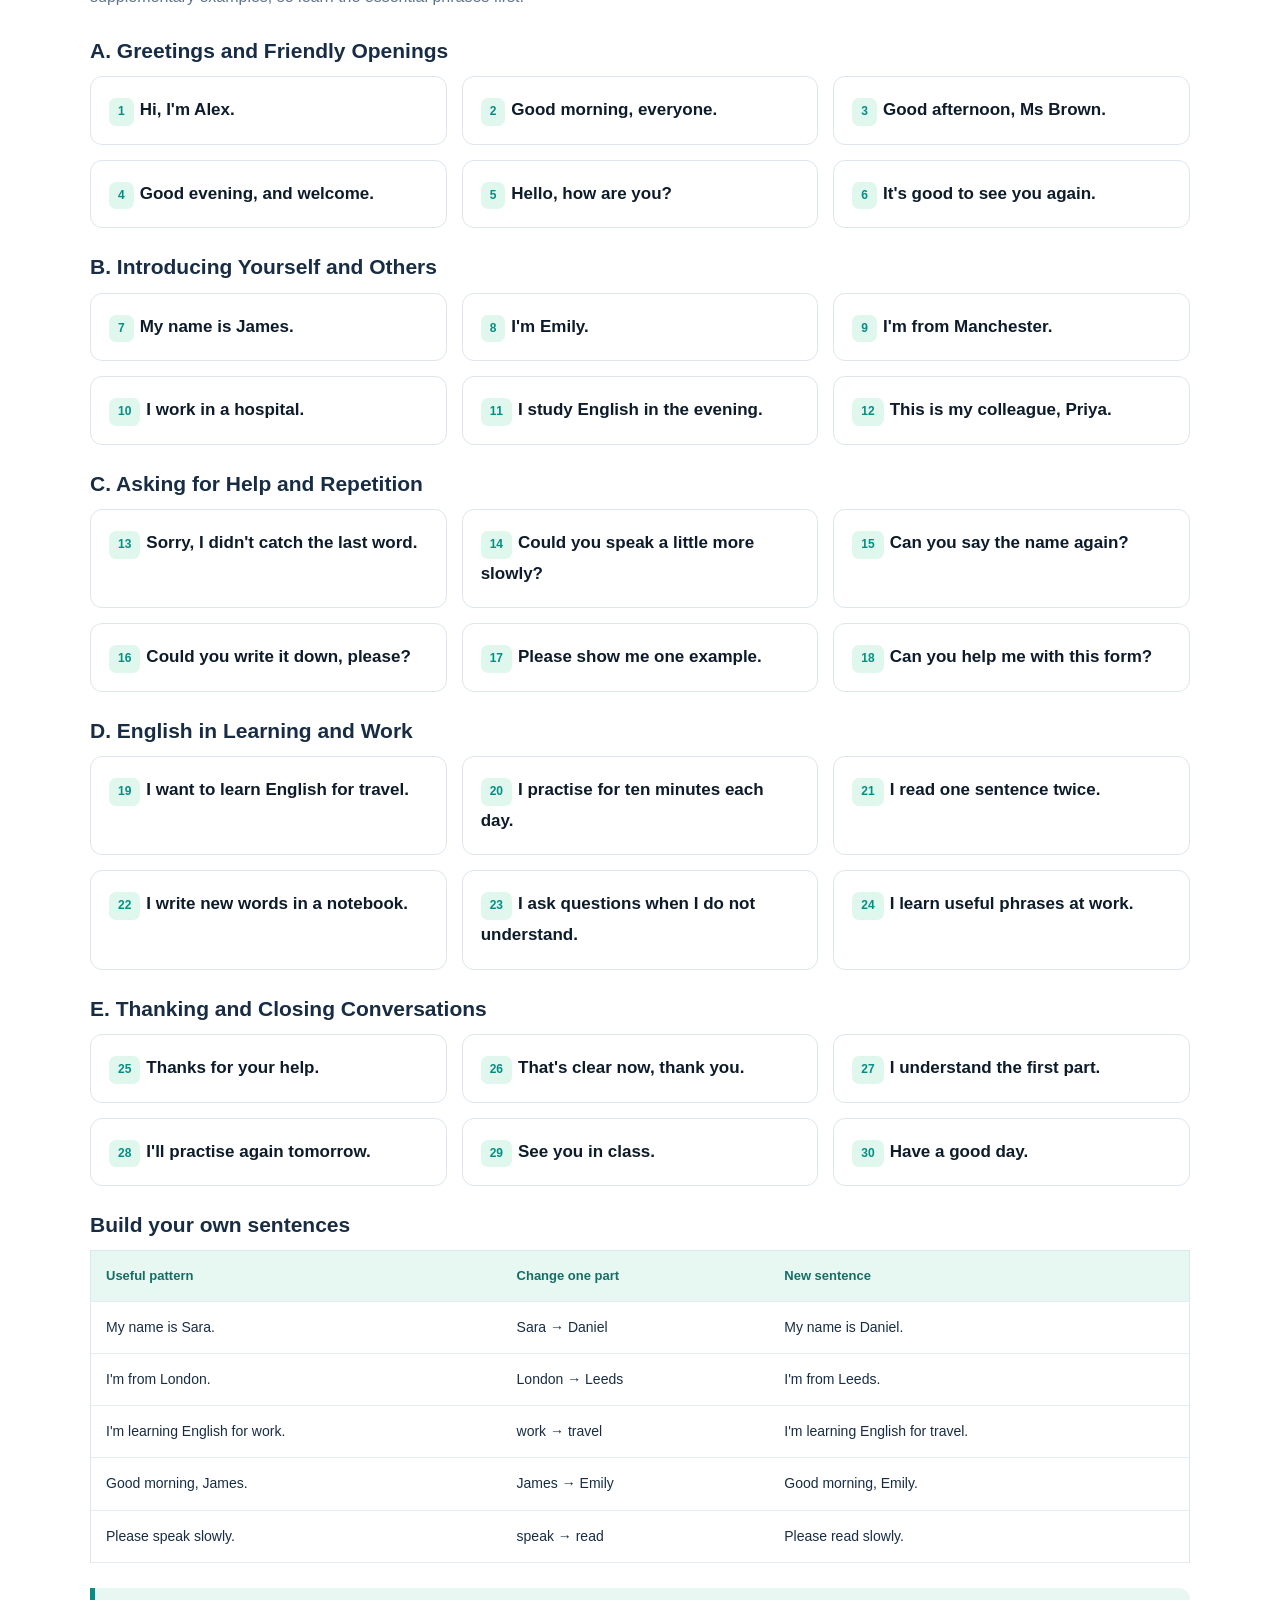
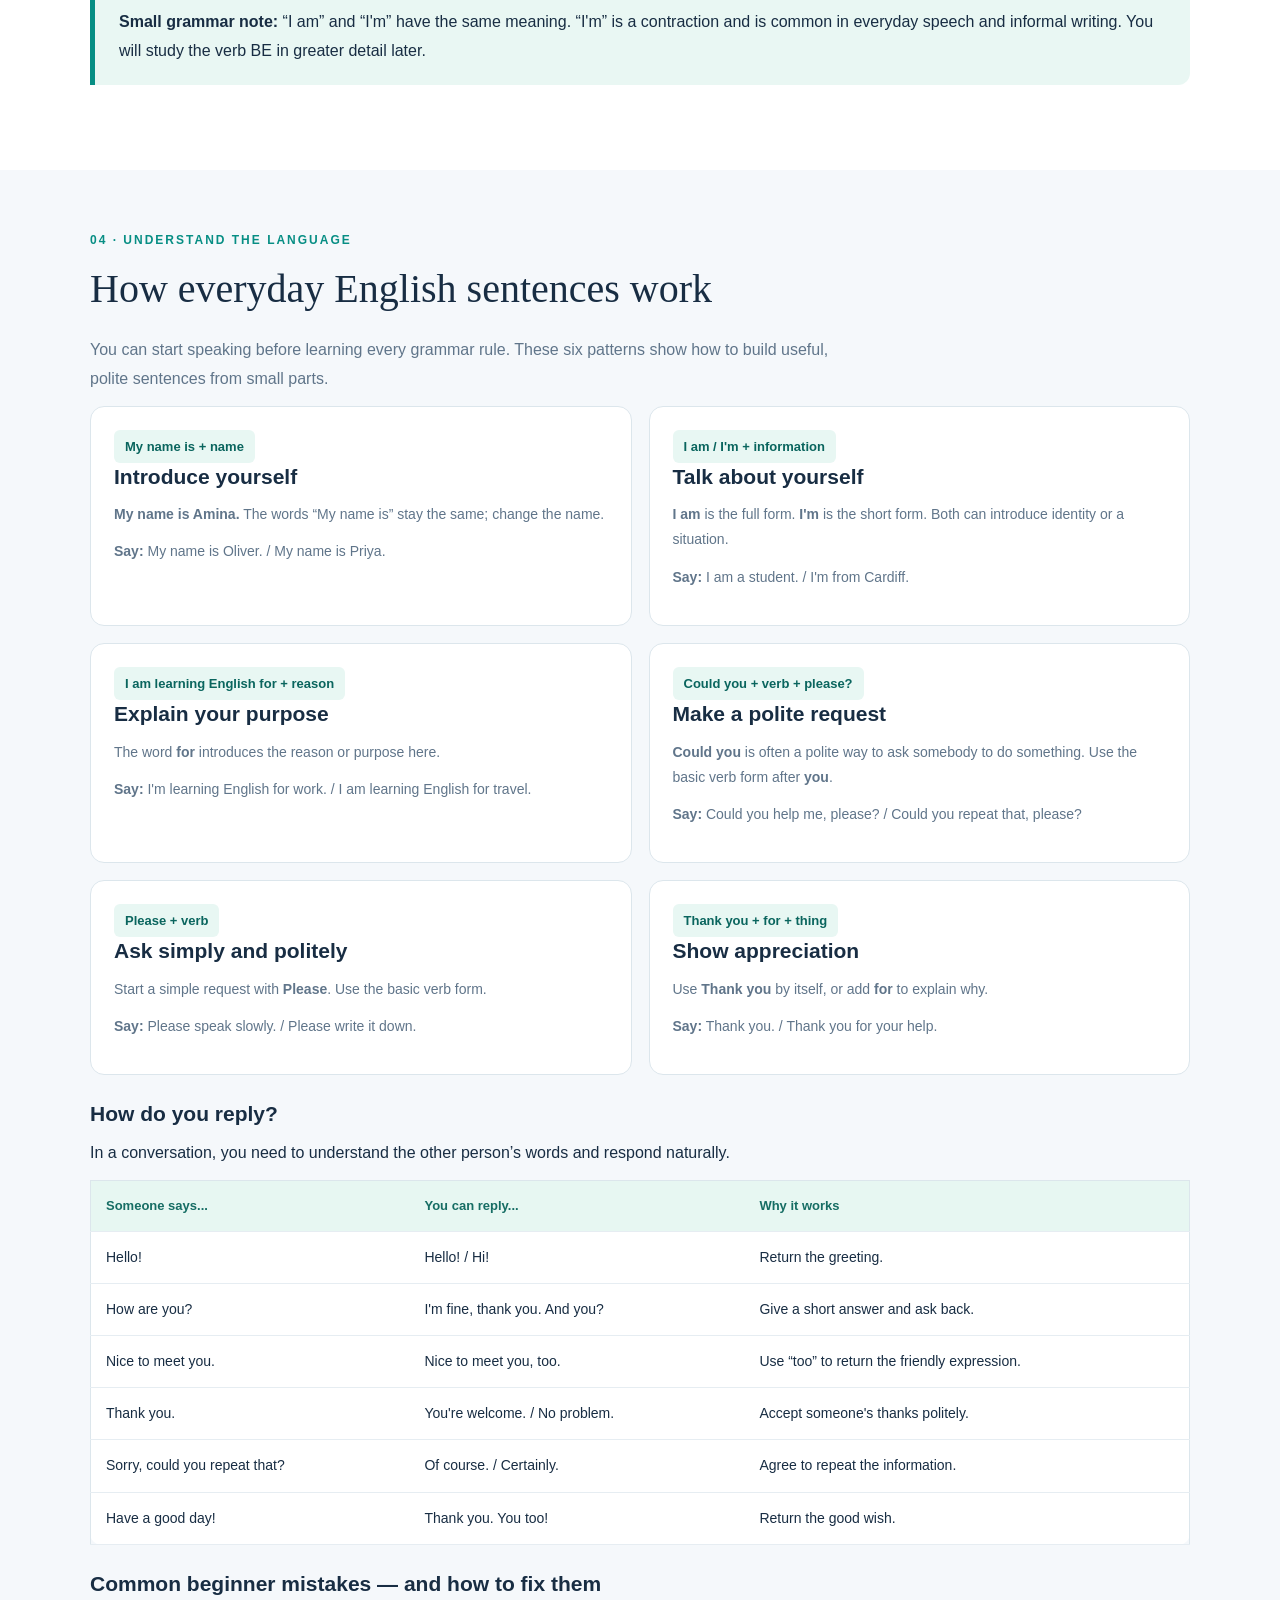
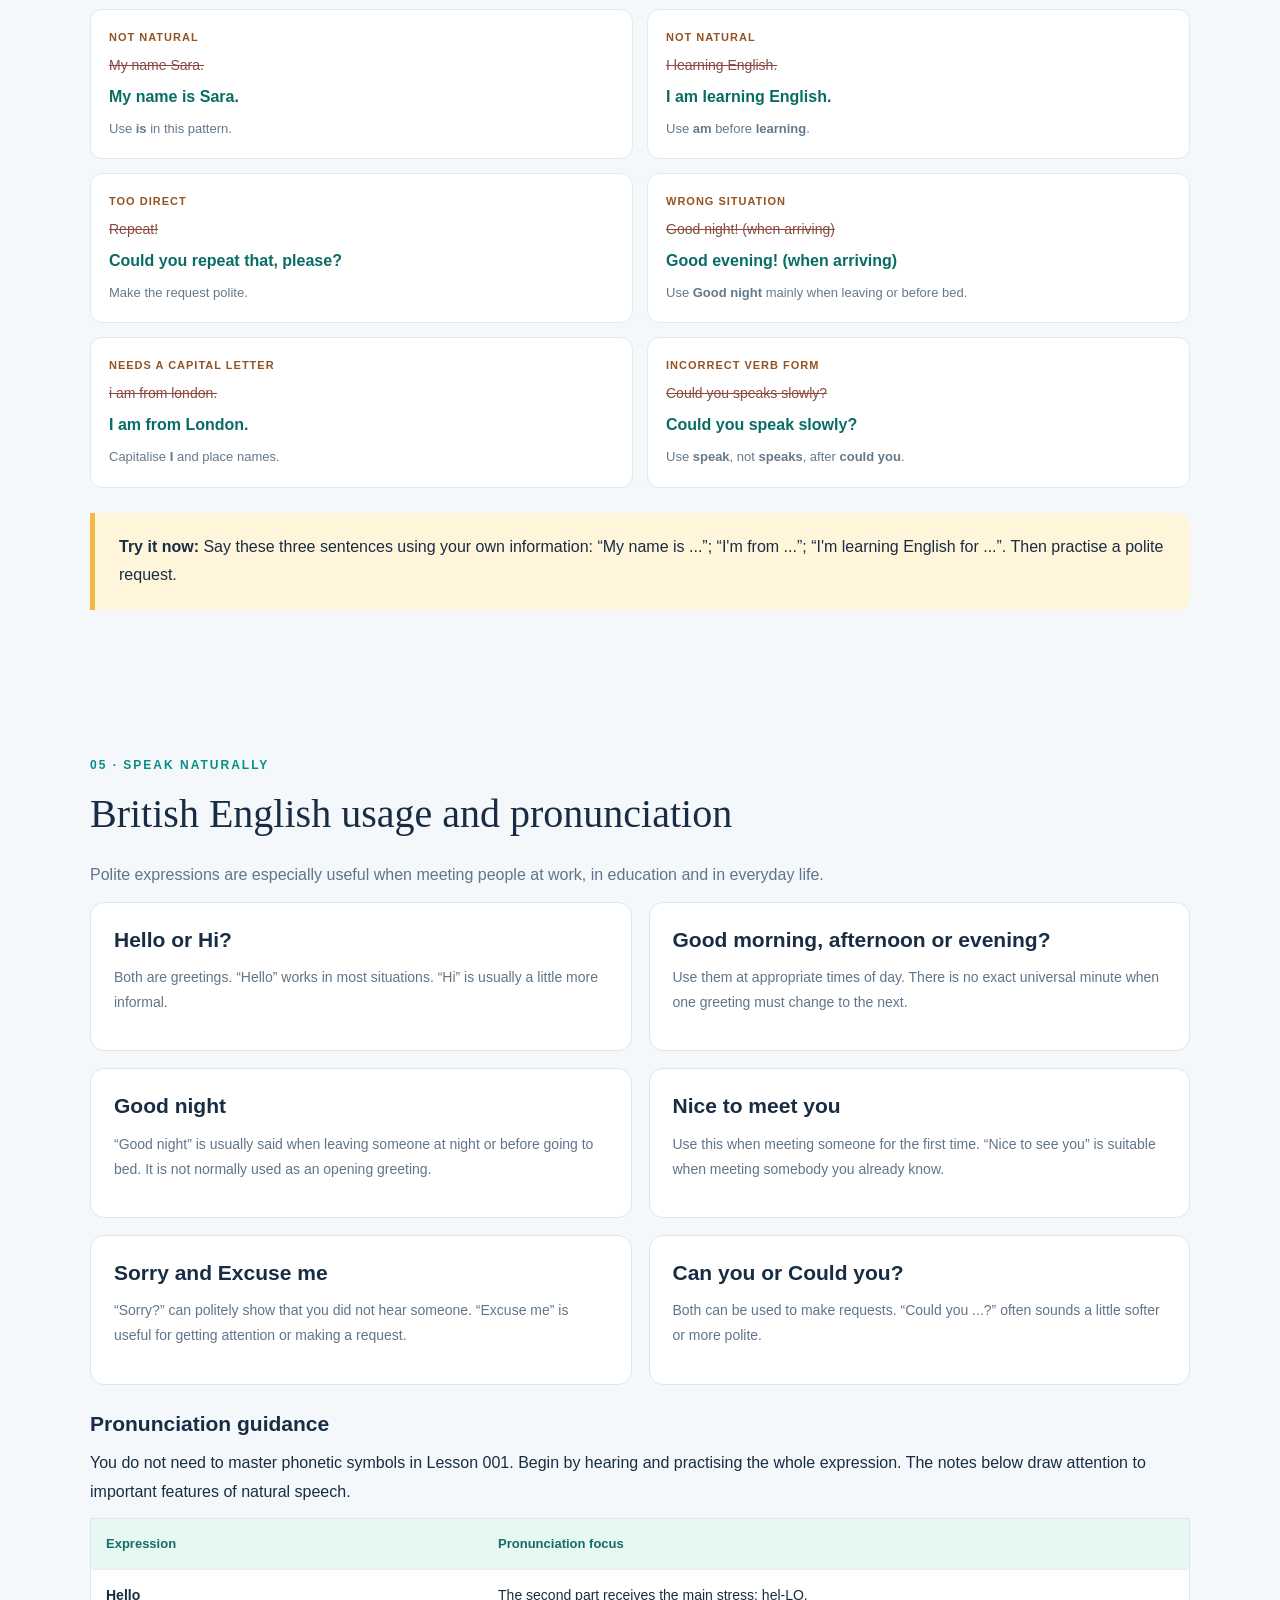
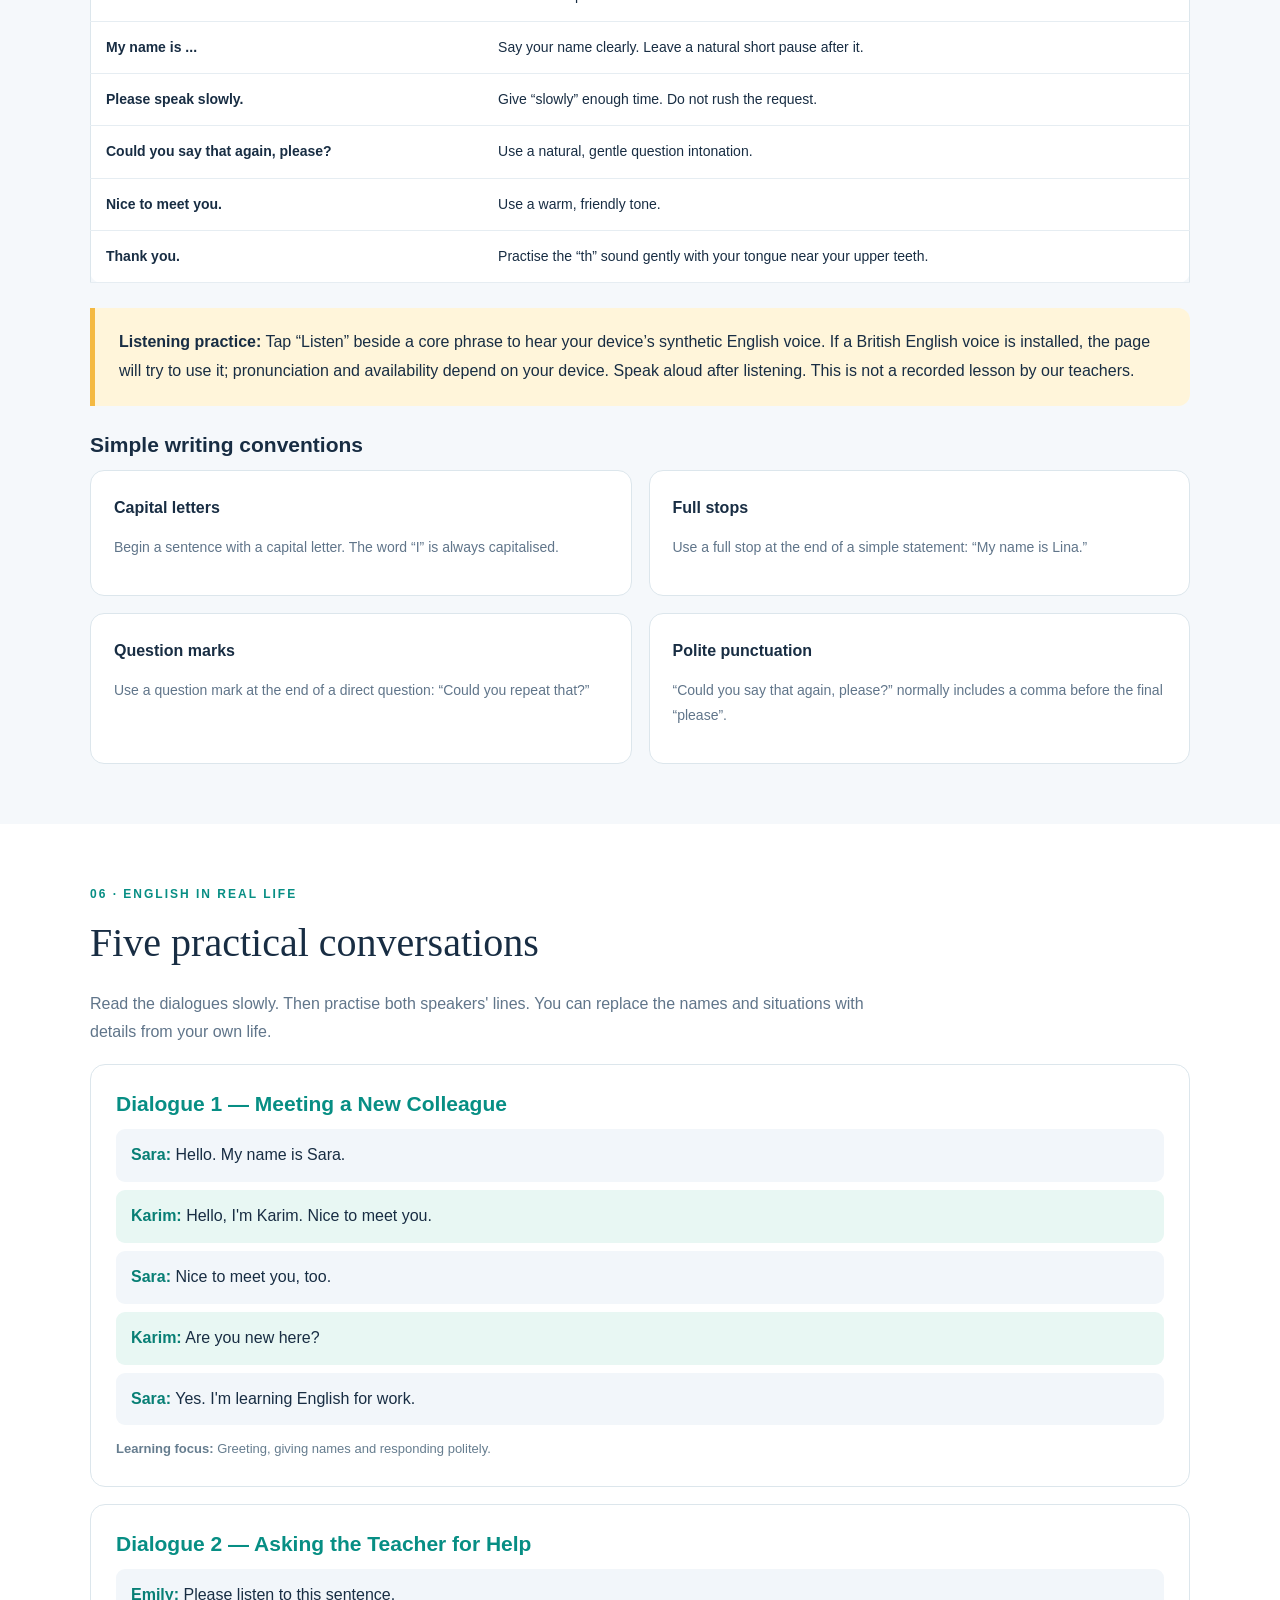
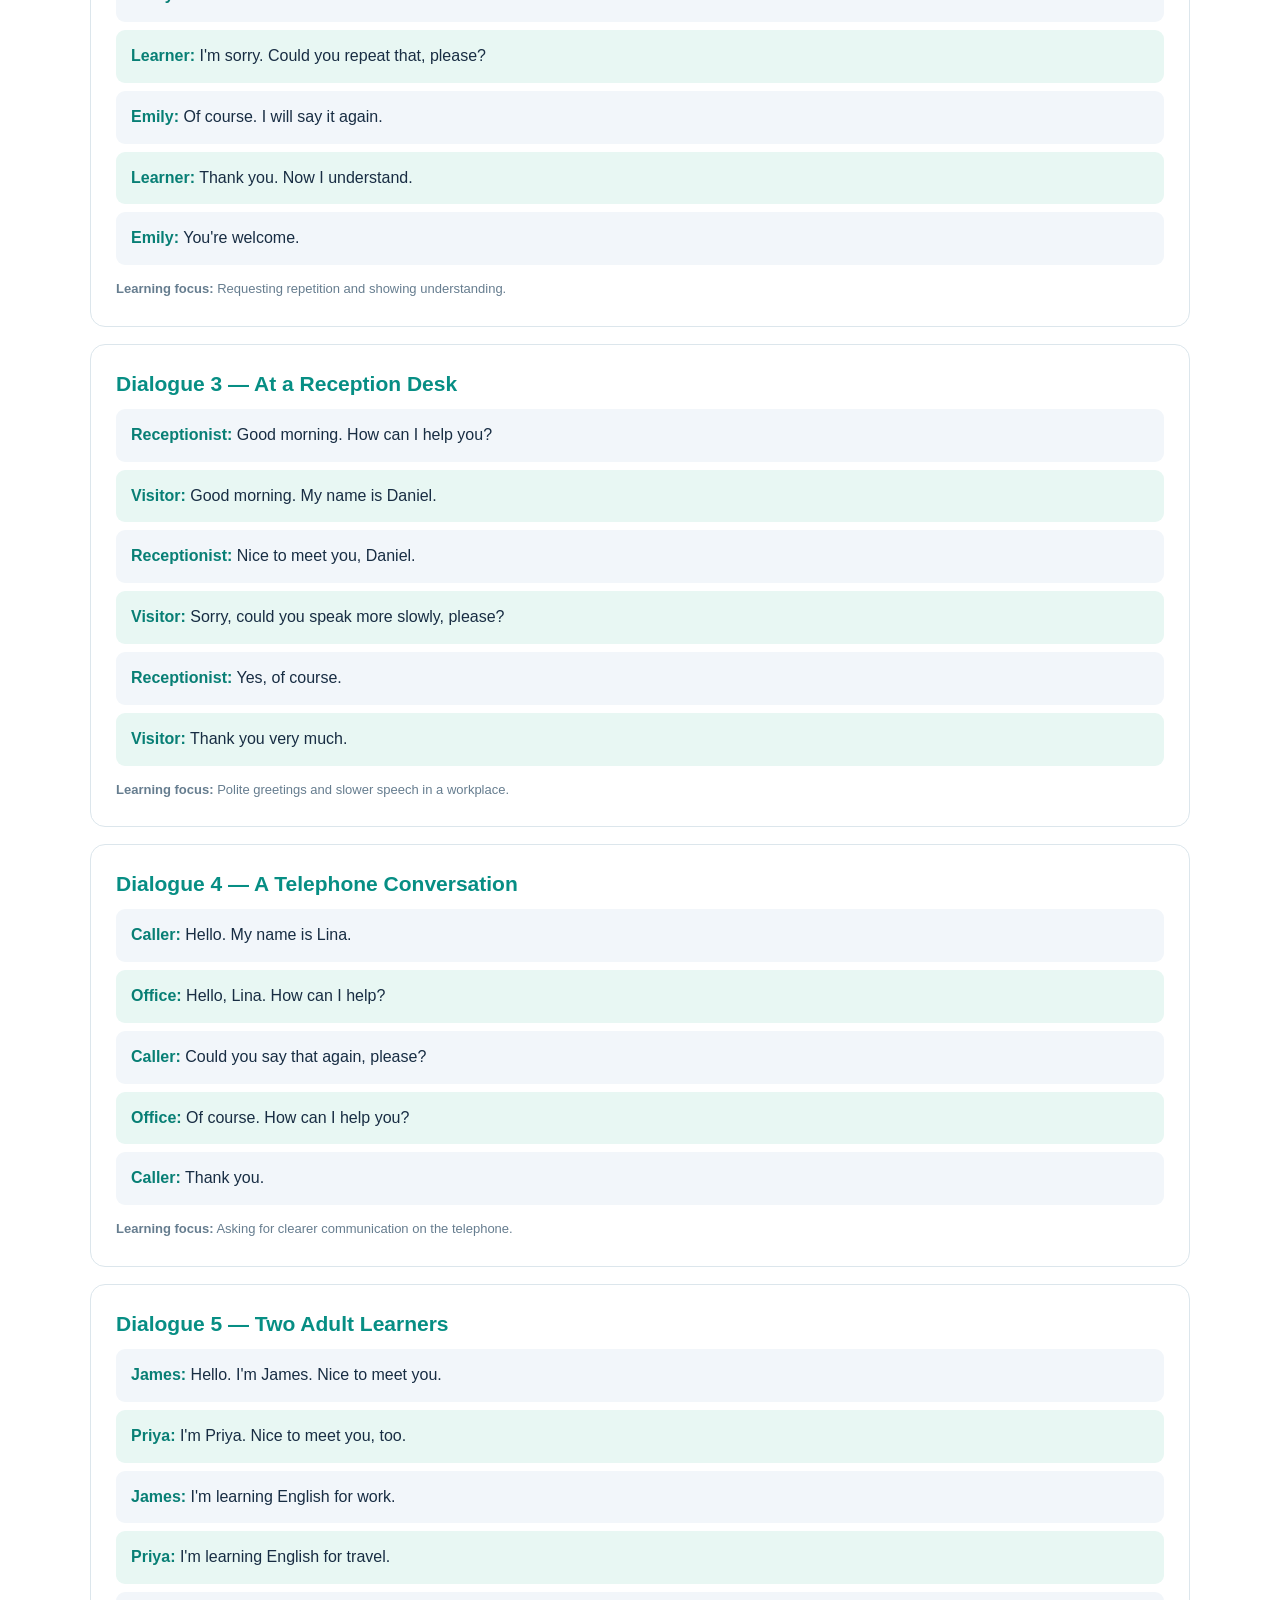
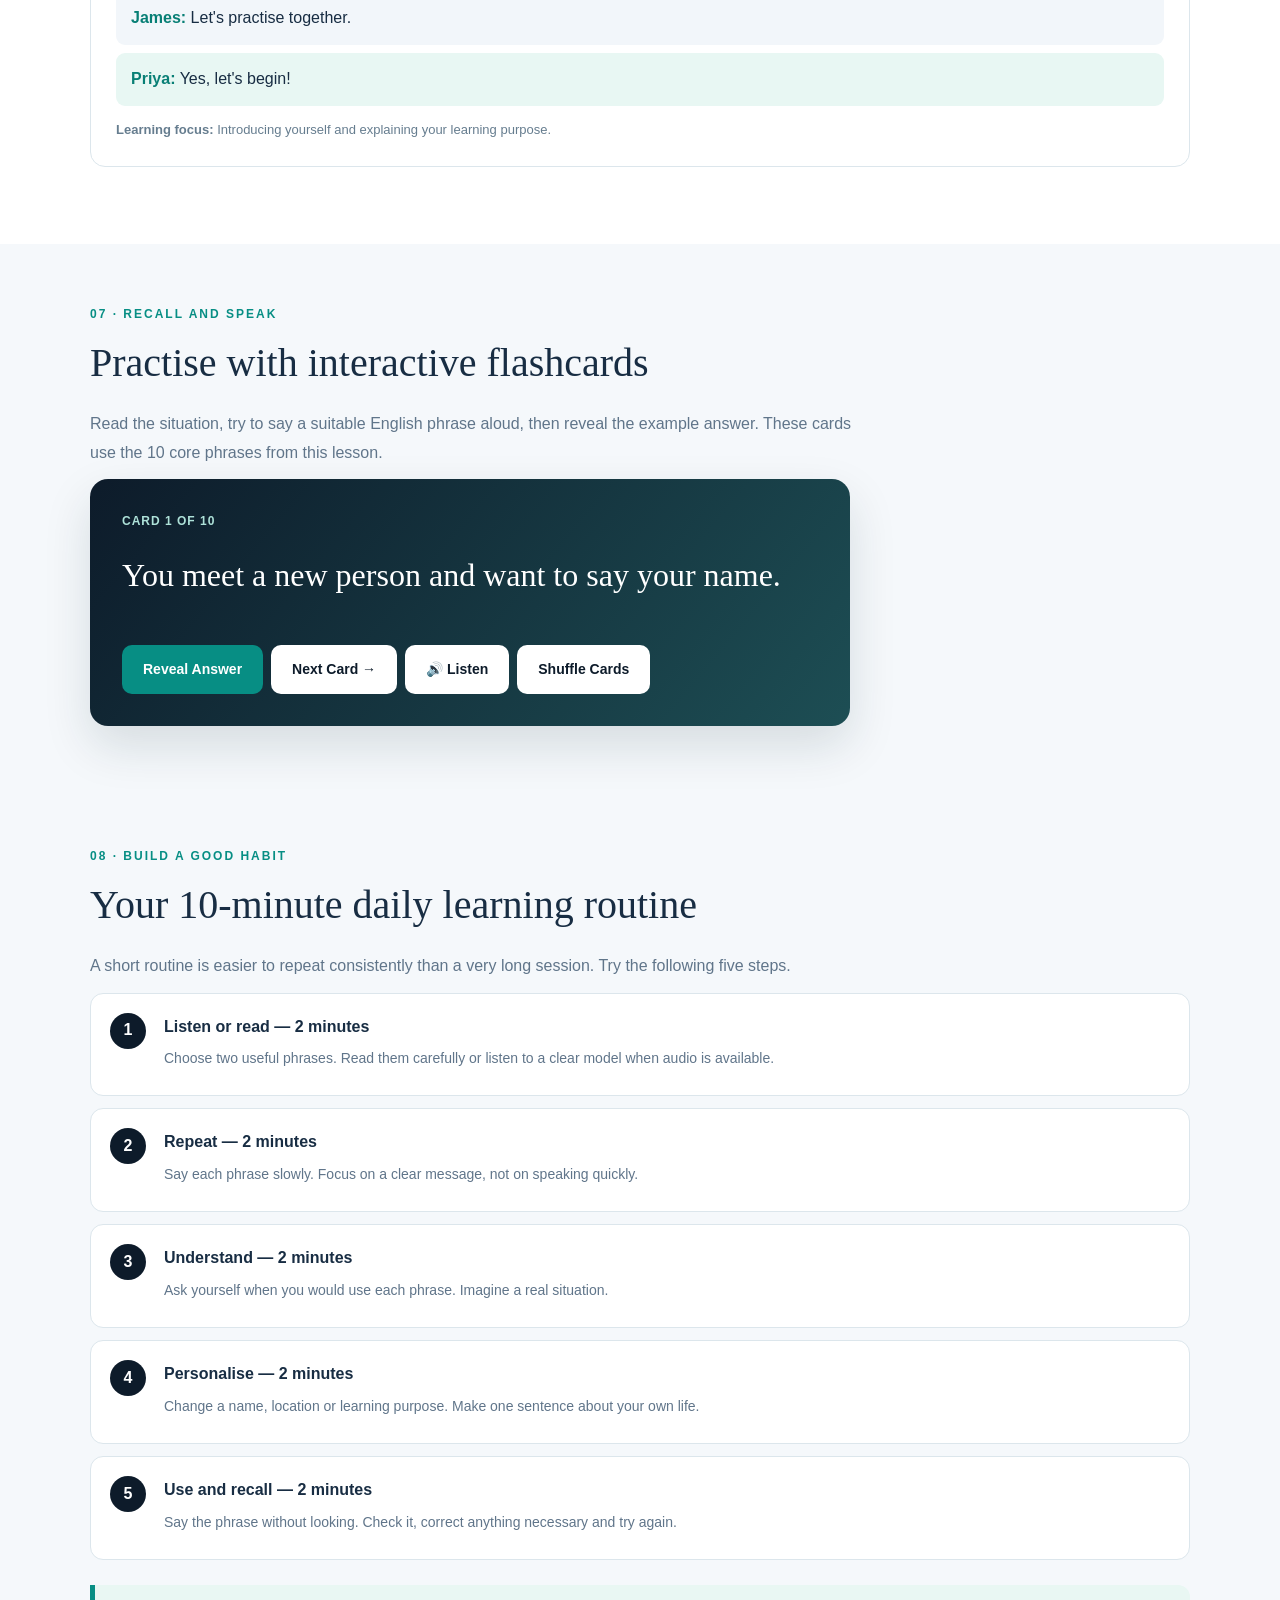
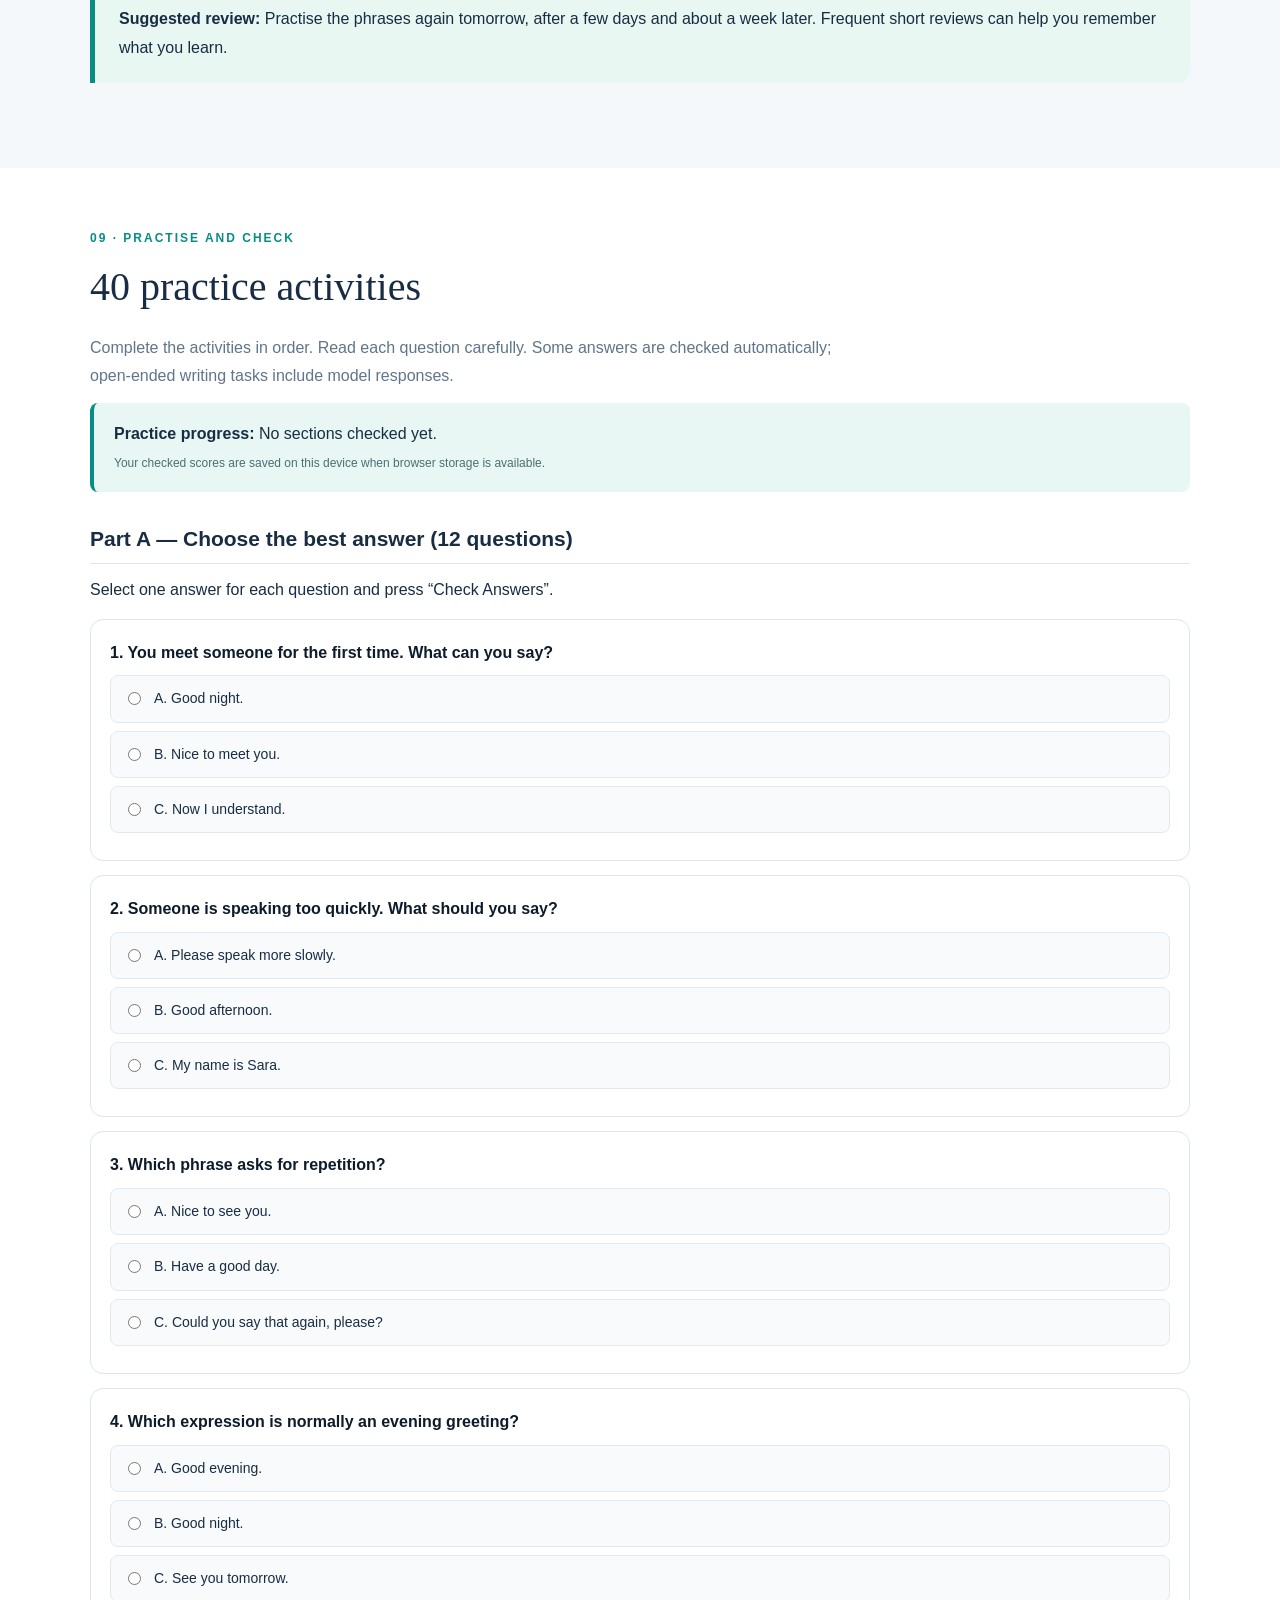
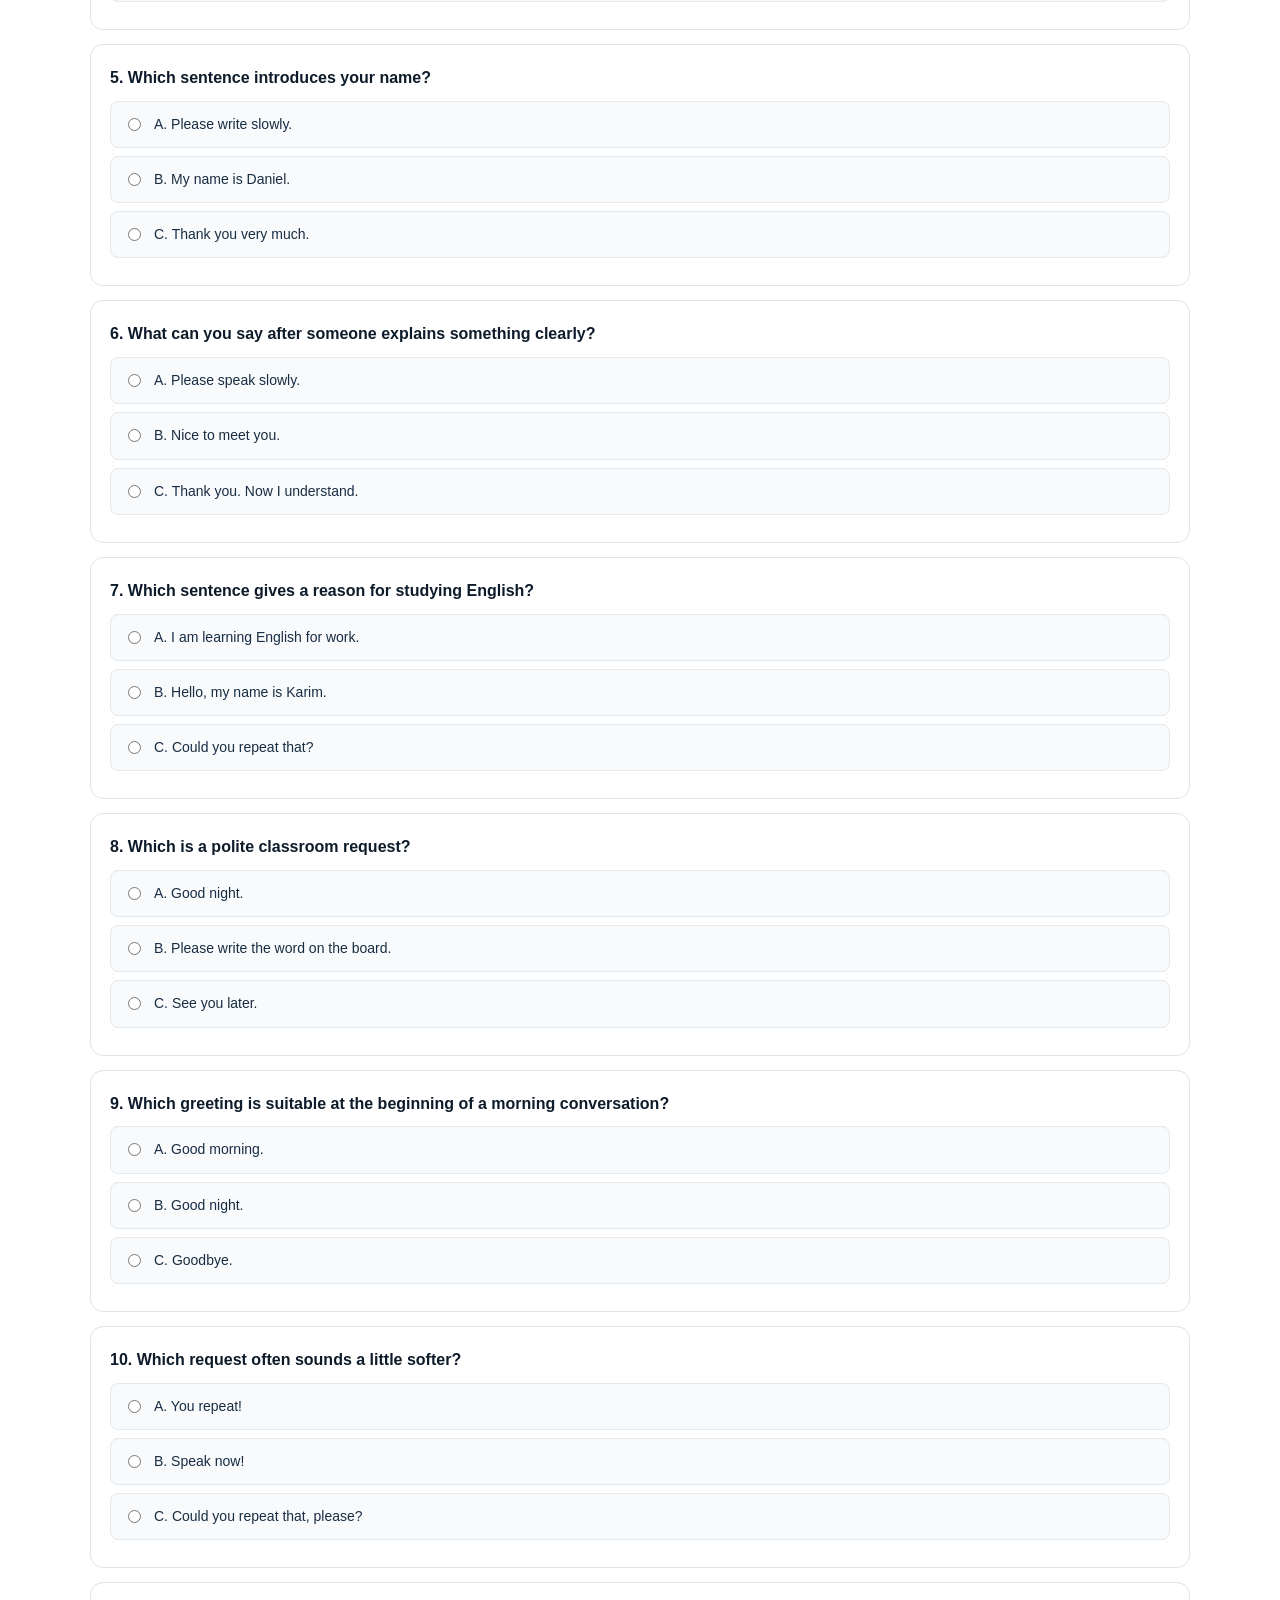
<file: lesson.html>
<!DOCTYPE html>
<html lang="en">
<head>
<meta charset="UTF-8">
<meta name="viewport" content="width=device-width,initial-scale=1">
<meta name="description" content="Lesson 001: Welcome to English. Free detailed British English lessons at Engli Vance Academy.">
<title>Lesson 001 | Engli Vance Academy</title>
<style>
:root{--navy:#0d1b2a;--blue:#19334d;--teal:#078e84;--gold:#f4b942;--ink:#182d43;--muted:#60758a;--bg:#f5f8fb;--line:#dce6ec}
*{box-sizing:border-box}
html{scroll-behavior:smooth}
body{margin:0;background:var(--bg);color:var(--ink);font:16px/1.8 Arial,Helvetica,sans-serif}
button,input,textarea,select{font:inherit}
button{cursor:pointer}
a{color:inherit;text-decoration:none}
[hidden]{display:none!important}
.container{width:min(1100px,calc(100% - 32px));margin:auto}
header{background:var(--navy);color:white}
.topbar{display:flex;align-items:center;justify-content:space-between;gap:20px;padding:17px 0;flex-wrap:wrap}
.brand{display:flex;align-items:center;gap:12px}
.logo{background:var(--gold);color:var(--navy);border-radius:11px;padding:9px;font-weight:900;font-size:20px}
.brand strong{display:block;font-size:17px;line-height:1.2}
.brand small{color:#b5cbd8;font-size:11px}
.back{font-size:13px;color:#d0e5ed;font-weight:bold}
.hero{background:radial-gradient(circle at 85% 10%,#24635b,transparent 45%),linear-gradient(120deg,#0d1b2a,#1b3853);color:white;padding:66px 0}
.tag{display:inline-block;background:#175449;color:#c3fff0;border-radius:25px;padding:7px 14px;font-size:11px;font-weight:bold;letter-spacing:1px}
.hero h1{font:clamp(39px,6vw,66px)/1.1 Georgia,serif;letter-spacing:-1px;margin:22px 0}
.hero h1 span{color:var(--gold)}
.hero p{color:#d0e0e9;font-size:17px;max-width:700px}
.hero-meta{display:flex;gap:10px;flex-wrap:wrap;margin:25px 0}
.hero-meta span{border:1px solid #5b7f83;border-radius:7px;padding:5px 12px;font-size:12px;color:#daf7ee}
.btn{border:0;border-radius:10px;padding:12px 21px;font-size:14px;font-weight:bold;display:inline-block;margin:6px 5px 6px 0}
.btn.gold{background:var(--gold);color:var(--navy)}
.btn.teal{background:var(--teal);color:white}
.btn.light{background:white;color:var(--navy)}
.toc{background:white;border-bottom:1px solid var(--line);position:sticky;top:0;z-index:10}
.toc-inner{display:flex;gap:9px;padding:12px 0;overflow-x:auto}
.toc a{padding:8px 12px;background:#eff5f6;color:#35616b;border-radius:8px;white-space:nowrap;font-size:12px;font-weight:bold}
section.unit{padding:60px 0}
section.unit.white{background:white}
.kicker{font-size:12px;color:var(--teal);letter-spacing:2px;font-weight:900;text-transform:uppercase}
h2{font:clamp(28px,4vw,40px)/1.25 Georgia,serif;margin:12px 0 22px}
h3{font-size:21px;line-height:1.3;margin:25px 0 12px}
p{margin:12px 0}
.lead{color:var(--muted);max-width:780px}
.grid{display:grid;grid-template-columns:repeat(2,1fr);gap:17px}
.grid3{display:grid;grid-template-columns:repeat(3,1fr);gap:15px}
.card{background:white;border:1px solid var(--line);border-radius:14px;padding:23px}
.card h3{margin:0 0 10px}
.card p{font-size:14px;color:var(--muted)}
.highlight{background:#e9f7f3;border-left:5px solid var(--teal);border-radius:0 12px 12px 0;padding:20px 24px;margin:25px 0}
.highlight.gold{background:#fff5da;border-color:var(--gold)}
.phrase{background:white;border:1px solid var(--line);padding:18px;border-radius:12px}
.phrase strong{font-size:17px;color:var(--navy)}
.phrase small{display:block;color:var(--muted);font-size:13px;margin-top:7px}
.num{display:inline-block;background:#e0f7ee;color:var(--teal);border-radius:7px;padding:3px 9px;font-weight:bold;font-size:12px;margin-right:6px}
.tablewrap{overflow-x:auto}
table{width:100%;border-collapse:collapse;background:white;border:1px solid var(--line);border-radius:12px}
th,td{padding:13px 15px;border-bottom:1px solid #e6edf2;text-align:left;vertical-align:top}
th{background:#e7f7f2;font-size:13px;color:#166d64}
td{font-size:14px}
.dialogue{background:white;border:1px solid var(--line);border-radius:15px;padding:25px;margin:17px 0}
.dialogue h3{margin-top:0;color:var(--teal)}
.speech{padding:12px 15px;border-radius:9px;margin:8px 0;background:#f2f6fa}
.speech.alt{background:#e8f7f3}
.speech b{color:#087f75}
.tip{font-size:13px;color:#667d8f;margin-top:12px}
.steps{counter-reset:step}
.step{display:flex;gap:18px;align-items:flex-start;background:white;border-radius:13px;border:1px solid var(--line);margin:12px 0;padding:19px}
.step-number{background:var(--navy);color:white;border-radius:50%;height:36px;width:36px;display:grid;place-items:center;flex-shrink:0;font-weight:bold}
.step p{color:var(--muted);font-size:14px;margin:5px 0}
.exercise{background:white;border:1px solid var(--line);border-radius:13px;padding:19px;margin:14px 0}
.exercise strong{color:var(--navy)}
.choice{display:flex;align-items:start;gap:10px;border:1px solid #e2e9ef;background:#f8fafc;border-radius:8px;padding:10px 12px;margin:8px 0;font-size:14px;cursor:pointer}
.choice input{margin-top:6px;flex-shrink:0}
.feedback{border-radius:9px;padding:12px 14px;margin-top:12px;font-size:13px}
.feedback.good{background:#e8f8eb;color:#16653b}
.feedback.bad{background:#fff0e8;color:#8f4a24}
input[type=text],select,textarea{background:white;border:1px solid #cbd9e1;border-radius:8px;padding:11px;width:100%;max-width:600px;margin-top:8px;color:var(--ink)}
textarea{min-height:82px;resize:vertical}
.exercise-set{margin:33px 0}
.exercise-set h3{border-bottom:1px solid var(--line);padding-bottom:11px}
details{border:1px solid var(--line);background:white;border-radius:10px;padding:14px 17px;margin:12px 0}
summary{font-weight:bold;color:var(--teal);cursor:pointer}
.result{font-weight:bold;padding:14px;margin:15px 0;background:#eaf7f4;border-radius:9px}
.progress{height:8px;background:#dfe9ed;border-radius:6px;overflow:hidden;margin:22px 0}
.progress div{height:100%;width:0;background:var(--teal)}
.finish{background:linear-gradient(120deg,#0d1b2a,#165c55);color:white;padding:35px;border-radius:18px;text-align:center}
.finish h2{color:white}
.finish p{color:#cce3e3}
footer{text-align:center;background:var(--navy);color:#bdd0db;padding:33px 18px;font-size:13px}
footer strong{color:white;font-size:19px}
@media(max-width:750px){.grid,.grid3{grid-template-columns:1fr}.hero{padding:46px 0}.topbar{justify-content:center}.back{font-size:12px}section.unit{padding:43px 0}.dialogue{padding:17px}}
@media print{header,.toc,.btn{display:none!important}body{background:white}section.unit{padding:20px 0;break-inside:avoid}}

/* Interactive lesson enhancements */
:focus-visible{outline:3px solid #f4b942;outline-offset:3px}
html{scroll-padding-top:84px}
.audio-notice{font-size:12px!important;max-width:740px;color:#c6dedc!important}
.listen{background:#e9f7f4;border:1px solid #bbdfd6;border-radius:7px;color:#075b55;display:inline-block;font-size:12px;font-weight:bold;margin:12px 0 0;padding:6px 10px}
.listen:hover,.listen:focus-visible{background:#d3f0e7}
.pattern{display:inline-block;background:#e8f7f3;color:#0a655e;padding:5px 11px;border-radius:6px;font-weight:bold;font-size:13px}
.mistake-grid{display:grid;grid-template-columns:repeat(2,minmax(0,1fr));gap:14px}
.mistake{background:white;border:1px solid #e2e9ed;border-radius:12px;padding:18px;display:flex;flex-direction:column;gap:5px}
.mistake span{color:#945321;font-size:11px;font-weight:800;text-transform:uppercase;letter-spacing:1px}
.mistake del{color:#8a4a41;font-size:14px}
.mistake strong{color:#086d64;font-size:16px}
.mistake small{color:#65798b;font-size:13px}
.flashcard-box{max-width:760px;background:linear-gradient(130deg,#0d1b2a,#1d4e54);border-radius:18px;padding:32px;color:white;box-shadow:0 20px 48px #112b3722}
.flashcard-count{font-weight:bold;color:#aee2d9;font-size:12px;letter-spacing:1px;text-transform:uppercase}
.flashcard-question{font:clamp(23px,3vw,32px)/1.3 Georgia,serif;margin:22px 0;min-height:68px}
.flashcard-answer{background:#e8f7f3;color:#0b504a;border-radius:10px;padding:20px;margin-bottom:16px;font-size:21px;font-weight:bold}
.flashcard-actions{display:flex;flex-wrap:wrap;gap:8px}
.flashcard-actions .btn{margin:0}.flashcard-actions .btn.light{color:#0d1b2a}
.progress-summary{background:#e8f7f3;border-left:4px solid var(--teal);padding:17px 20px;border-radius:8px}
.progress-summary p{font-size:12px;color:#4a7070;margin:4px 0 0}
#full-answer-key ol{padding-left:24px}#full-answer-key li{padding:7px 0;border-bottom:1px solid #e4eded;font-size:14px}
@media(max-width:750px){.mistake-grid{grid-template-columns:1fr}.flashcard-box{padding:22px}.flashcard-actions .btn{font-size:12px;padding:10px 12px}}
@media print{.flashcard-actions,.listen,.audio-notice{display:none!important}.flashcard-box{background:white;color:black;box-shadow:none;border:1px solid #ccc}.flashcard-question{min-height:0}}
</style>
</head>
<body>

<header>
<div class="container topbar">
<a href="/" class="brand">
<div class="logo">EV</div>
<div><strong>Engli Vance Academy</strong><small>Learn Clearly. Speak Confidently.</small></div>
</a>
<a class="back" href="catalog.html">← All 240 Lessons</a>
</div>
</header>

<div class="hero">
<div class="container">
<span class="tag">MODULE 01 · FIRST FOUNDATIONS</span>
<h1>LESSON 001<br><span>Welcome to English</span></h1>
<p>Everyday Phrases and Learning Routines</p>
<p>Your first step towards communicating confidently in British English. Learn practical phrases, understand when to use them and begin building a simple daily learning habit.</p>
<div class="hero-meta">
<span>PRE-A1 · ABSOLUTE BEGINNER</span>
<span>100% FREE</span>
<span>BRITISH ENGLISH</span>
<span>SELF-PACED</span>
<span>40 PRACTICE ACTIVITIES</span>
</div>
<a class="btn gold" href="#goals">Start This Lesson →</a>
<a class="btn light" href="#practice">Jump to Practice</a>
<button class="btn light" type="button" onclick="window.print()">Print Lesson</button>
<p class="audio-notice" id="audio-message" role="status" aria-live="polite">Listening buttons use your device's speech voice when available. The accent may vary by device.</p>
</div>
</div>

<div class="toc">
<div class="container toc-inner">
<a href="#goals">Goals</a>
<a href="#core">10 Core Phrases</a>
<a href="#more">More Examples</a>
<a href="#patterns">Sentence Patterns</a>
<a href="#british">British English</a>
<a href="#dialogues">Dialogues</a>
<a href="#flashcards">Flashcards</a>
<a href="#routine">Study Routine</a>
<a href="#practice">40 Exercises</a>
<a href="#answers">Answer Key</a>
<a href="#review">Review</a>
</div>
</div>

<main>

<section class="unit white" id="goals">
<div class="container">
<div class="kicker">01 · Start Here</div>
<h2>Welcome to your English journey.</h2>
<p class="lead">You do not need perfect grammar or a large vocabulary to begin communicating. A few useful English phrases can help you greet another person, introduce yourself, ask for help and show appreciation.</p>
<div class="highlight">
<strong>Remember:</strong> Clear communication matters more than speed. Speak slowly, use short sentences and practise regularly.
</div>
<h3>By the end of this lesson, you will be able to:</h3>
<div class="grid">
<div class="card">✓ Greet another person politely.</div>
<div class="card">✓ Introduce yourself using your name.</div>
<div class="card">✓ Use simple expressions when meeting someone.</div>
<div class="card">✓ Ask somebody to speak more slowly.</div>
<div class="card">✓ Ask for a word or sentence to be repeated.</div>
<div class="card">✓ Explain why you are learning English.</div>
<div class="card">✓ Thank somebody and show understanding.</div>
<div class="card">✓ Follow a simple daily study routine.</div>
</div>
<h3>How should a complete beginner learn?</h3>
<p>Start with complete phrases that have clear meanings. Read a phrase, understand its purpose, say it aloud and change one small part to make it personal.</p>
<p>For example, the model sentence <strong>“Hello. My name is Sara.”</strong> can become <strong>“Hello. My name is James.”</strong> Only the name changes. You can already make a new, useful English sentence.</p>
</div>
</section>

<section class="unit" id="core">
<div class="container">
<div class="kicker">02 · Foundation Language</div>
<h2>The 10 essential phrases</h2>
<p class="lead">These are the ten worked examples from the original Lesson 001 in our study book. Learn what each phrase means and when to use it.</p>
<div class="grid" id="core-phrases"></div>
<div class="highlight gold"><strong>Learning tip:</strong> Do not memorise all ten phrases at once. Start with three useful phrases, practise them and return to the others later.</div>
</div>
</section>

<section class="unit white" id="more">
<div class="container">
<div class="kicker">03 · Expand Your English</div>
<h2>30 more practical expressions</h2>
<p class="lead">These additional examples help you use the same basic English in different situations. They are supplementary examples, so learn the essential phrases first.</p>
<div id="extra-phrases"></div>

<h3>Build your own sentences</h3>
<div class="tablewrap">
<table>
<thead><tr><th>Useful pattern</th><th>Change one part</th><th>New sentence</th></tr></thead>
<tbody>
<tr><td>My name is Sara.</td><td>Sara → Daniel</td><td>My name is Daniel.</td></tr>
<tr><td>I'm from London.</td><td>London → Leeds</td><td>I'm from Leeds.</td></tr>
<tr><td>I'm learning English for work.</td><td>work → travel</td><td>I'm learning English for travel.</td></tr>
<tr><td>Good morning, James.</td><td>James → Emily</td><td>Good morning, Emily.</td></tr>
<tr><td>Please speak slowly.</td><td>speak → read</td><td>Please read slowly.</td></tr>
</tbody>
</table>
</div>

<div class="highlight">
<strong>Small grammar note:</strong> “I am” and “I'm” have the same meaning. “I'm” is a contraction and is common in everyday speech and informal writing. You will study the verb BE in greater detail later.
</div>
</div>
</section>

<section class="unit" id="patterns">
<div class="container">
<div class="kicker">04 · Understand the Language</div>
<h2>How everyday English sentences work</h2>
<p class="lead">You can start speaking before learning every grammar rule. These six patterns show how to build useful, polite sentences from small parts.</p>
<div class="grid">
<div class="card"><div class="pattern">My name is + name</div><h3>Introduce yourself</h3><p><strong>My name is Amina.</strong> The words “My name is” stay the same; change the name.</p><p><strong>Say:</strong> My name is Oliver. / My name is Priya.</p></div>
<div class="card"><div class="pattern">I am / I'm + information</div><h3>Talk about yourself</h3><p><strong>I am</strong> is the full form. <strong>I'm</strong> is the short form. Both can introduce identity or a situation.</p><p><strong>Say:</strong> I am a student. / I'm from Cardiff.</p></div>
<div class="card"><div class="pattern">I am learning English for + reason</div><h3>Explain your purpose</h3><p>The word <strong>for</strong> introduces the reason or purpose here.</p><p><strong>Say:</strong> I'm learning English for work. / I am learning English for travel.</p></div>
<div class="card"><div class="pattern">Could you + verb + please?</div><h3>Make a polite request</h3><p><strong>Could you</strong> is often a polite way to ask somebody to do something. Use the basic verb form after <strong>you</strong>.</p><p><strong>Say:</strong> Could you help me, please? / Could you repeat that, please?</p></div>
<div class="card"><div class="pattern">Please + verb</div><h3>Ask simply and politely</h3><p>Start a simple request with <strong>Please</strong>. Use the basic verb form.</p><p><strong>Say:</strong> Please speak slowly. / Please write it down.</p></div>
<div class="card"><div class="pattern">Thank you + for + thing</div><h3>Show appreciation</h3><p>Use <strong>Thank you</strong> by itself, or add <strong>for</strong> to explain why.</p><p><strong>Say:</strong> Thank you. / Thank you for your help.</p></div>
</div>
<h3>How do you reply?</h3>
<p>In a conversation, you need to understand the other person’s words and respond naturally.</p>
<div class="tablewrap"><table><thead><tr><th>Someone says...</th><th>You can reply...</th><th>Why it works</th></tr></thead><tbody>
<tr><td>Hello!</td><td>Hello! / Hi!</td><td>Return the greeting.</td></tr>
<tr><td>How are you?</td><td>I'm fine, thank you. And you?</td><td>Give a short answer and ask back.</td></tr>
<tr><td>Nice to meet you.</td><td>Nice to meet you, too.</td><td>Use “too” to return the friendly expression.</td></tr>
<tr><td>Thank you.</td><td>You're welcome. / No problem.</td><td>Accept someone's thanks politely.</td></tr>
<tr><td>Sorry, could you repeat that?</td><td>Of course. / Certainly.</td><td>Agree to repeat the information.</td></tr>
<tr><td>Have a good day!</td><td>Thank you. You too!</td><td>Return the good wish.</td></tr>
</tbody></table></div>
<h3>Common beginner mistakes — and how to fix them</h3>
<div class="mistake-grid">
<div class="mistake"><span>Not natural</span><del>My name Sara.</del><strong>My name is Sara.</strong><small>Use <b>is</b> in this pattern.</small></div>
<div class="mistake"><span>Not natural</span><del>I learning English.</del><strong>I am learning English.</strong><small>Use <b>am</b> before <b>learning</b>.</small></div>
<div class="mistake"><span>Too direct</span><del>Repeat!</del><strong>Could you repeat that, please?</strong><small>Make the request polite.</small></div>
<div class="mistake"><span>Wrong situation</span><del>Good night! (when arriving)</del><strong>Good evening! (when arriving)</strong><small>Use <b>Good night</b> mainly when leaving or before bed.</small></div>
<div class="mistake"><span>Needs a capital letter</span><del>i am from london.</del><strong>I am from London.</strong><small>Capitalise <b>I</b> and place names.</small></div>
<div class="mistake"><span>Incorrect verb form</span><del>Could you speaks slowly?</del><strong>Could you speak slowly?</strong><small>Use <b>speak</b>, not <b>speaks</b>, after <b>could you</b>.</small></div>
</div>
<div class="highlight gold"><strong>Try it now:</strong> Say these three sentences using your own information: “My name is ...”; “I'm from ...”; “I'm learning English for ...”. Then practise a polite request.</div>
</div>
</section>

<section class="unit" id="british">
<div class="container">
<div class="kicker">05 · Speak Naturally</div>
<h2>British English usage and pronunciation</h2>
<p class="lead">Polite expressions are especially useful when meeting people at work, in education and in everyday life.</p>

<div class="grid">
<div class="card"><h3>Hello or Hi?</h3><p>Both are greetings. “Hello” works in most situations. “Hi” is usually a little more informal.</p></div>
<div class="card"><h3>Good morning, afternoon or evening?</h3><p>Use them at appropriate times of day. There is no exact universal minute when one greeting must change to the next.</p></div>
<div class="card"><h3>Good night</h3><p>“Good night” is usually said when leaving someone at night or before going to bed. It is not normally used as an opening greeting.</p></div>
<div class="card"><h3>Nice to meet you</h3><p>Use this when meeting someone for the first time. “Nice to see you” is suitable when meeting somebody you already know.</p></div>
<div class="card"><h3>Sorry and Excuse me</h3><p>“Sorry?” can politely show that you did not hear someone. “Excuse me” is useful for getting attention or making a request.</p></div>
<div class="card"><h3>Can you or Could you?</h3><p>Both can be used to make requests. “Could you ...?” often sounds a little softer or more polite.</p></div>
</div>

<h3>Pronunciation guidance</h3>
<p>You do not need to master phonetic symbols in Lesson 001. Begin by hearing and practising the whole expression. The notes below draw attention to important features of natural speech.</p>

<div class="tablewrap">
<table>
<thead><tr><th>Expression</th><th>Pronunciation focus</th></tr></thead>
<tbody>
<tr><td><strong>Hello</strong></td><td>The second part receives the main stress: hel-LO.</td></tr>
<tr><td><strong>My name is ...</strong></td><td>Say your name clearly. Leave a natural short pause after it.</td></tr>
<tr><td><strong>Please speak slowly.</strong></td><td>Give “slowly” enough time. Do not rush the request.</td></tr>
<tr><td><strong>Could you say that again, please?</strong></td><td>Use a natural, gentle question intonation.</td></tr>
<tr><td><strong>Nice to meet you.</strong></td><td>Use a warm, friendly tone.</td></tr>
<tr><td><strong>Thank you.</strong></td><td>Practise the “th” sound gently with your tongue near your upper teeth.</td></tr>
</tbody>
</table>
</div>

<div class="highlight gold">
<strong>Listening practice:</strong> Tap “Listen” beside a core phrase to hear your device’s synthetic English voice. If a British English voice is installed, the page will try to use it; pronunciation and availability depend on your device. Speak aloud after listening. This is not a recorded lesson by our teachers.
</div>

<h3>Simple writing conventions</h3>
<div class="grid">
<div class="card"><b>Capital letters</b><p>Begin a sentence with a capital letter. The word “I” is always capitalised.</p></div>
<div class="card"><b>Full stops</b><p>Use a full stop at the end of a simple statement: “My name is Lina.”</p></div>
<div class="card"><b>Question marks</b><p>Use a question mark at the end of a direct question: “Could you repeat that?”</p></div>
<div class="card"><b>Polite punctuation</b><p>“Could you say that again, please?” normally includes a comma before the final “please”.</p></div>
</div>
</div>
</section>

<section class="unit white" id="dialogues">
<div class="container">
<div class="kicker">06 · English in Real Life</div>
<h2>Five practical conversations</h2>
<p class="lead">Read the dialogues slowly. Then practise both speakers' lines. You can replace the names and situations with details from your own life.</p>
<div id="dialogue-list"></div>
</div>
</section>

<section class="unit" id="flashcards">
<div class="container">
<div class="kicker">07 · Recall and Speak</div>
<h2>Practise with interactive flashcards</h2>
<p class="lead">Read the situation, try to say a suitable English phrase aloud, then reveal the example answer. These cards use the 10 core phrases from this lesson.</p>
<div class="flashcard-box">
<div class="flashcard-count" id="flashcard-count" aria-live="polite">Card 1 of 10</div>
<div class="flashcard-question" id="flashcard-question"></div>
<div class="flashcard-answer" id="flashcard-answer" hidden aria-live="polite"></div>
<div class="flashcard-actions">
<button class="btn teal" type="button" id="reveal-card" onclick="revealCard()">Reveal Answer</button>
<button class="btn light" type="button" onclick="nextCard()">Next Card →</button>
<button class="btn light" type="button" onclick="listenCard()">🔊 Listen</button>
<button class="btn light" type="button" onclick="shuffleCards()">Shuffle Cards</button>
</div>
</div>
</div>
</section>

<section class="unit" id="routine">
<div class="container">
<div class="kicker">08 · Build a Good Habit</div>
<h2>Your 10-minute daily learning routine</h2>
<p class="lead">A short routine is easier to repeat consistently than a very long session. Try the following five steps.</p>
<div class="steps">
<div class="step"><div class="step-number">1</div><div><strong>Listen or read — 2 minutes</strong><p>Choose two useful phrases. Read them carefully or listen to a clear model when audio is available.</p></div></div>
<div class="step"><div class="step-number">2</div><div><strong>Repeat — 2 minutes</strong><p>Say each phrase slowly. Focus on a clear message, not on speaking quickly.</p></div></div>
<div class="step"><div class="step-number">3</div><div><strong>Understand — 2 minutes</strong><p>Ask yourself when you would use each phrase. Imagine a real situation.</p></div></div>
<div class="step"><div class="step-number">4</div><div><strong>Personalise — 2 minutes</strong><p>Change a name, location or learning purpose. Make one sentence about your own life.</p></div></div>
<div class="step"><div class="step-number">5</div><div><strong>Use and recall — 2 minutes</strong><p>Say the phrase without looking. Check it, correct anything necessary and try again.</p></div></div>
</div>
<div class="highlight">
<strong>Suggested review:</strong> Practise the phrases again tomorrow, after a few days and about a week later. Frequent short reviews can help you remember what you learn.
</div>
</div>
</section>

<section class="unit white" id="practice">
<div class="container">
<div class="kicker">09 · Practise and Check</div>
<h2>40 practice activities</h2>
<p class="lead">Complete the activities in order. Read each question carefully. Some answers are checked automatically; open-ended writing tasks include model responses.</p>

<div class="progress-summary" role="status"><strong>Practice progress:</strong> <span id="practice-progress">No sections checked yet.</span><p>Your checked scores are saved on this device when browser storage is available.</p></div>
<div class="exercise-set">
<h3>Part A — Choose the best answer (12 questions)</h3>
<p>Select one answer for each question and press “Check Answers”.</p>
<div id="multiple-choice"></div>
<button class="btn teal" onclick="checkMCQ()">Check Part A Answers</button>
<div id="mcq-result" class="result" hidden></div>
</div>

<div class="exercise-set">
<h3>Part B — Complete the phrases (10 questions)</h3>
<p>Type the missing word. Use the meaning of the sentence to help you.</p>
<div id="gap-exercises"></div>
<button class="btn teal" onclick="checkGaps()">Check Part B Answers</button>
<div id="gap-result" class="result" hidden></div>
</div>

<div class="exercise-set">
<h3>Part C — Put the words in order (8 questions)</h3>
<p>Write a complete sentence using the given words. Start with a capital letter and use appropriate punctuation.</p>
<div id="order-exercises"></div>
<button class="btn teal" onclick="checkOrders()">Check Part C Answers</button>
<div id="order-result" class="result" hidden></div>
</div>

<div class="exercise-set">
<h3>Part D — Match the situation (5 questions)</h3>
<p>Choose the most appropriate phrase for each situation.</p>
<div id="matching-exercises"></div>
<button class="btn teal" onclick="checkMatching()">Check Part D Answers</button>
<div id="matching-result" class="result" hidden></div>
</div>

<div class="exercise-set">
<h3>Part E — Write your own English (5 activities)</h3>
<p>These are personal writing tasks. There may be more than one correct answer. Write your response before opening the model answer.</p>

<div class="exercise"><strong>36. Introduce yourself using your name.</strong><textarea placeholder="Write your sentence here..."></textarea><details><summary>Show model answer</summary><p>Hello. My name is Daniel. Nice to meet you.</p></details></div>

<div class="exercise"><strong>37. Explain why you are learning English.</strong><textarea placeholder="Write your sentence here..."></textarea><details><summary>Show model answer</summary><p>I am learning English for work.</p><p>Other reasons, such as travel or study, are also acceptable.</p></details></div>

<div class="exercise"><strong>38. Politely ask a colleague to repeat a sentence.</strong><textarea placeholder="Write your sentence here..."></textarea><details><summary>Show model answer</summary><p>I'm sorry. Could you say that again, please?</p></details></div>

<div class="exercise"><strong>39. Ask a teacher to write a word on the board.</strong><textarea placeholder="Write your sentence here..."></textarea><details><summary>Show model answer</summary><p>Could you write the word on the board, please?</p></details></div>

<div class="exercise"><strong>40. Write a short three-line conversation between two people meeting for the first time.</strong><textarea placeholder="Write your conversation here..."></textarea><details><summary>Show model answer</summary><p>A: Hello. My name is Sara.<br>B: Hello, I'm Karim. Nice to meet you.<br>A: Nice to meet you, too.</p></details></div>
</div>
<div class="exercise-set" id="answers">
<h3>Full answer key and explanations</h3>
<p>Try the activities yourself first. You can then open the complete answer key to study or print it.</p>
<details><summary>Show answers to Parts A–D (questions 1–35)</summary><div id="full-answer-key"></div></details>
<p class="tip">Part E (questions 36–40) has open-ended model responses below each writing task. More than one correct personal answer may be possible.</p>
</div>
</div>
</section>

<section class="unit" id="review">
<div class="container">
<div class="kicker">10 · Review and Progress</div>
<h2>What have you learnt?</h2>
<p>Before moving forward, make sure you can use at least three complete phrases without looking at the examples.</p>
<div class="card">
<h3>Lesson completion checklist</h3>
<p class="tip">Your checklist is saved on this device when local browser storage is available.</p>
<label><input type="checkbox"> I can greet another person politely.</label><hr>
<label><input type="checkbox"> I can introduce myself using my name.</label><hr>
<label><input type="checkbox"> I can ask somebody to speak slowly.</label><hr>
<label><input type="checkbox"> I can ask for repetition.</label><hr>
<label><input type="checkbox"> I can thank somebody.</label><hr>
<label><input type="checkbox"> I can say why I am learning English.</label><hr>
<label><input type="checkbox"> I have completed the practice activities.</label>
<p id="review-progress" class="result" aria-live="polite">0 of 7 goals checked</p>
</div>
<div class="highlight gold">
<strong>Final challenge:</strong> Imagine you are meeting a new colleague. Greet them, introduce yourself, explain that you are learning English and ask them to speak slowly. Try to do this without reading your notes.
</div>
<div class="finish">
<h2>Well done! You have started your English journey.</h2>
<p>Remember: you do not need perfect English before you begin speaking. Start small, practise regularly and keep going.</p>
<p><strong>Next:</strong> Lesson 002 — The Alphabet, Part 1: A to M. The complete lesson is available now.</p>
<a href="study.html?lesson=002" class="btn teal">Continue to Lesson 002 →</a>
<a href="catalog.html" class="btn light">Browse 240 Lessons →</a>
<a href="/" class="btn gold">Back to Academy →</a>
</div>
</div>
</section>

</main>

<footer>
<strong>Engli Vance Academy</strong>
<p>Learn Clearly. Speak Confidently.</p>
<p>Free British English Learning · Pre-A1 to Advanced</p>
<p>© 2026 Engli Vance Academy</p>
</footer>

<script>
const core=[
["Hello. My name is Sara.","Greet someone and introduce yourself."],
["Please speak slowly.","Ask someone to speak at a slower speed."],
["Could you say that again, please?","Politely ask for repetition."],
["Hello, I am Karim. Nice to meet you.","Introduce yourself to a new person."],
["I'm sorry. Could you repeat that, please?","Ask again after missing an instruction or word."],
["Good afternoon. My name is Lina.","Greet someone in the afternoon and introduce yourself."],
["I am learning English for work.","Explain a reason for studying English."],
["Please write the word on the board.","Ask for a written example in a learning situation."],
["Can you speak more slowly, please?","Politely request slower speech."],
["Thank you. Now I understand.","Thank somebody and show that the explanation helped."]
];
document.getElementById("core-phrases").innerHTML=core.map((x,i)=>`
<div class="phrase"><span class="num">${String(i+1).padStart(2,"0")}</span><strong>${x[0]}</strong><small>${x[1]}</small><button class="listen" type="button" onclick="speakPhrase(${i})" aria-label="Listen to phrase ${i+1}">🔊 Listen</button></div>`).join("");

const groups=[
{title:"A. Greetings and Friendly Openings",items:[
"Hi, I'm Alex.",
"Good morning, everyone.",
"Good afternoon, Ms Brown.",
"Good evening, and welcome.",
"Hello, how are you?",
"It's good to see you again."
]},
{title:"B. Introducing Yourself and Others",items:[
"My name is James.",
"I'm Emily.",
"I'm from Manchester.",
"I work in a hospital.",
"I study English in the evening.",
"This is my colleague, Priya."
]},
{title:"C. Asking for Help and Repetition",items:[
"Sorry, I didn't catch the last word.",
"Could you speak a little more slowly?",
"Can you say the name again?",
"Could you write it down, please?",
"Please show me one example.",
"Can you help me with this form?"
]},
{title:"D. English in Learning and Work",items:[
"I want to learn English for travel.",
"I practise for ten minutes each day.",
"I read one sentence twice.",
"I write new words in a notebook.",
"I ask questions when I do not understand.",
"I learn useful phrases at work."
]},
{title:"E. Thanking and Closing Conversations",items:[
"Thanks for your help.",
"That's clear now, thank you.",
"I understand the first part.",
"I'll practise again tomorrow.",
"See you in class.",
"Have a good day."
]}
];
let extraCount=0;
document.getElementById("extra-phrases").innerHTML=groups.map(g=>`
<h3>${g.title}</h3><div class="grid3">${g.items.map(p=>`<div class="phrase"><span class="num">${++extraCount}</span><strong>${p}</strong></div>`).join("")}</div>`).join("");

const dialogues=[
{title:"Dialogue 1 — Meeting a New Colleague",focus:"Greeting, giving names and responding politely.",lines:[
["Sara","Hello. My name is Sara."],
["Karim","Hello, I'm Karim. Nice to meet you."],
["Sara","Nice to meet you, too."],
["Karim","Are you new here?"],
["Sara","Yes. I'm learning English for work."]
]},
{title:"Dialogue 2 — Asking the Teacher for Help",focus:"Requesting repetition and showing understanding.",lines:[
["Emily","Please listen to this sentence."],
["Learner","I'm sorry. Could you repeat that, please?"],
["Emily","Of course. I will say it again."],
["Learner","Thank you. Now I understand."],
["Emily","You're welcome."]
]},
{title:"Dialogue 3 — At a Reception Desk",focus:"Polite greetings and slower speech in a workplace.",lines:[
["Receptionist","Good morning. How can I help you?"],
["Visitor","Good morning. My name is Daniel."],
["Receptionist","Nice to meet you, Daniel."],
["Visitor","Sorry, could you speak more slowly, please?"],
["Receptionist","Yes, of course."],
["Visitor","Thank you very much."]
]},
{title:"Dialogue 4 — A Telephone Conversation",focus:"Asking for clearer communication on the telephone.",lines:[
["Caller","Hello. My name is Lina."],
["Office","Hello, Lina. How can I help?"],
["Caller","Could you say that again, please?"],
["Office","Of course. How can I help you?"],
["Caller","Thank you."]
]},
{title:"Dialogue 5 — Two Adult Learners",focus:"Introducing yourself and explaining your learning purpose.",lines:[
["James","Hello. I'm James. Nice to meet you."],
["Priya","I'm Priya. Nice to meet you, too."],
["James","I'm learning English for work."],
["Priya","I'm learning English for travel."],
["James","Let's practise together."],
["Priya","Yes, let's begin!"]
]}
];
document.getElementById("dialogue-list").innerHTML=dialogues.map(d=>`
<div class="dialogue"><h3>${d.title}</h3>
${d.lines.map((l,i)=>`<div class="speech ${i%2?"alt":""}"><b>${l[0]}:</b> ${l[1]}</div>`).join("")}
<div class="tip"><strong>Learning focus:</strong> ${d.focus}</div></div>`).join("");

const mcq=[
{q:"You meet someone for the first time. What can you say?",o:["Good night.","Nice to meet you.","Now I understand."],a:1,why:"Nice to meet you is suitable when you first meet someone."},
{q:"Someone is speaking too quickly. What should you say?",o:["Please speak more slowly.","Good afternoon.","My name is Sara."],a:0,why:"This polite request asks the other person to slow down."},
{q:"Which phrase asks for repetition?",o:["Nice to see you.","Have a good day.","Could you say that again, please?"],a:2,why:"This asks the speaker to repeat their words."},
{q:"Which expression is normally an evening greeting?",o:["Good evening.","Good night.","See you tomorrow."],a:0,why:"Good evening is a greeting. Good night is normally a farewell."},
{q:"Which sentence introduces your name?",o:["Please write slowly.","My name is Daniel.","Thank you very much."],a:1,why:"My name is ... is a simple introduction."},
{q:"What can you say after someone explains something clearly?",o:["Please speak slowly.","Nice to meet you.","Thank you. Now I understand."],a:2,why:"This expresses appreciation and understanding."},
{q:"Which sentence gives a reason for studying English?",o:["I am learning English for work.","Hello, my name is Karim.","Could you repeat that?"],a:0,why:"For work explains the purpose of learning English."},
{q:"Which is a polite classroom request?",o:["Good night.","Please write the word on the board.","See you later."],a:1,why:"It asks somebody to write a word."},
{q:"Which greeting is suitable at the beginning of a morning conversation?",o:["Good morning.","Good night.","Goodbye."],a:0,why:"Good morning is a greeting used in the morning."},
{q:"Which request often sounds a little softer?",o:["You repeat!","Speak now!","Could you repeat that, please?"],a:2,why:"Could you ... please? is a common polite request."},
{q:"You meet an old colleague again. Which phrase is suitable?",o:["I am Karim.","Nice to see you again.","Please write the word."],a:1,why:"Nice to see you again is appropriate for someone you already know."},
{q:"Which sentence is written correctly?",o:["my name is sara.","My name is Sara.","My name is sara"],a:1,why:"Begin a sentence with a capital letter, capitalise names and finish with suitable punctuation."}
];
document.getElementById("multiple-choice").innerHTML=mcq.map((x,i)=>`
<div class="exercise">
<strong>${i+1}. ${x.q}</strong>
${x.o.map((o,j)=>`<label class="choice"><input type="radio" name="m${i}" value="${j}"><span>${String.fromCharCode(65+j)}. ${o}</span></label>`).join("")}
<div id="mf${i}" class="feedback" hidden></div>
</div>`).join("");

function norm(s){return String(s).toLowerCase().replace(/[^a-z0-9 ]/g,"").replace(/\s+/g," ").trim()}
function showResult(id,score,total){let el=document.getElementById(id);el.hidden=false;el.textContent="Your score: "+score+" / "+total+". Review the explanations below.";savePracticeResult(id,score,total)}
function showFeedback(id,correct,answer,why){
const el=document.getElementById(id);
el.hidden=false;
el.className="feedback "+(correct?"good":"bad");
el.innerHTML=(correct?"✓ Correct.":"Please review.")+"<br><strong>Answer:</strong> "+answer+"<br>"+why;
}
function checkMCQ(){
let score=0;
mcq.forEach((x,i)=>{
const selected=document.querySelector('input[name="m'+i+'"]:checked');
const correct=selected&&Number(selected.value)===x.a;
if(correct)score++;
showFeedback("mf"+i,correct,x.o[x.a],x.why);
});
showResult("mcq-result",score,mcq.length);
}

const gaps=[
["Hello. My ___ is Daniel.","name","Use My name is ... to introduce yourself."],
["Please speak ___.","slowly","Slowly describes a slower speaking speed."],
["Could you say that ___, please?","again","Again means one more time."],
["Nice to ___ you.","meet","Use meet when meeting someone for the first time."],
["I am learning English ___ work.","for","For introduces a purpose."],
["Please write the word on the ___.","board","A classroom board is used to display writing."],
["Thank ___.","you","Thank you shows appreciation."],
["Now I ___.","understand","Understand means that the meaning is clear."],
["It is three o'clock in the afternoon. Good ___.","afternoon","Good afternoon is appropriate in the afternoon."],
["Can you speak ___ slowly, please?","more","More slowly asks for a lower speed."]
];
document.getElementById("gap-exercises").innerHTML=gaps.map((x,i)=>`
<div class="exercise"><strong>${i+13}. ${x[0]}</strong>
<input type="text" id="gap${i}" autocomplete="off" aria-label="Answer for question ${i+13}" placeholder="Type the missing word">
<div id="gf${i}" class="feedback" hidden></div></div>`).join("");
function checkGaps(){
let score=0;
gaps.forEach((x,i)=>{
let correct=norm(document.getElementById("gap"+i).value)===norm(x[1]);
if(correct)score++;
showFeedback("gf"+i,correct,x[1],x[2]);
});
showResult("gap-result",score,gaps.length);
}

const orders=[
["name / My / is / Sara","My name is Sara."],
["slowly / Please / speak","Please speak slowly."],
["you / meet / Nice / to","Nice to meet you."],
["again / say / Could / that / you / please","Could you say that again, please?"],
["English / learning / I / am","I am learning English."],
["for / work / English / learning / am / I","I am learning English for work."],
["your / for / Thank / help / you","Thank you for your help."],
["understand / I / Now","Now I understand."]
];
document.getElementById("order-exercises").innerHTML=orders.map((x,i)=>`
<div class="exercise"><strong>${i+23}. Arrange: ${x[0]}</strong>
<input type="text" id="order${i}" autocomplete="off" placeholder="Write the complete sentence">
<div id="of${i}" class="feedback" hidden></div></div>`).join("");
function checkOrders(){
let score=0;
orders.forEach((x,i)=>{
let correct=norm(document.getElementById("order"+i).value)===norm(x[1]);
if(correct)score++;
showFeedback("of"+i,correct,x[1],"Check the word order, capital letters and punctuation.");
});
showResult("order-result",score,orders.length);
}

const phraseChoices=[
["A","Nice to meet you."],
["B","Please speak more slowly."],
["C","Could you repeat that, please?"],
["D","Thank you. Now I understand."],
["E","Please write the word on the board."]
];
const matching=[
["A speaker is talking too quickly.","B"],
["You meet a new colleague for the first time.","A"],
["You did not hear part of a sentence.","C"],
["You want to see the spelling on the classroom board.","E"],
["You understand after receiving help.","D"]
];
document.getElementById("matching-exercises").innerHTML=`
<div class="highlight">
${phraseChoices.map(x=>"<div><strong>"+x[0]+".</strong> "+x[1]+"</div>").join("")}
</div>
${matching.map((x,i)=>`
<div class="exercise"><strong>${i+31}. ${x[0]}</strong>
<select id="match${i}" aria-label="Match question ${i+31}">
<option value="">Choose a phrase</option>
${phraseChoices.map(p=>`<option value="${p[0]}">${p[0]}</option>`).join("")}
</select>
<div id="matchf${i}" class="feedback" hidden></div>
</div>`).join("")}`;
function checkMatching(){
let score=0;
matching.forEach((x,i)=>{
let selected=document.getElementById("match"+i).value;
let correct=selected===x[1];
if(correct)score++;
let answer=phraseChoices.find(p=>p[0]===x[1]);
showFeedback("matchf"+i,correct,answer[0]+". "+answer[1],"This phrase is suitable for the situation described.");
});
showResult("matching-result",score,matching.length);
}

// Listen using the browser's available voices. The device controls the accent.
function speakText(words){
const notice=document.getElementById("audio-message");
if(!("speechSynthesis" in window)||!("SpeechSynthesisUtterance" in window)){
if(notice)notice.textContent="Audio is not supported in this browser. Read the phrase aloud instead.";
return;
}
try{
window.speechSynthesis.cancel();
const utterance=new SpeechSynthesisUtterance(words);
utterance.lang="en-GB";
utterance.rate=0.84;
utterance.pitch=1;
const voices=window.speechSynthesis.getVoices();
const british=voices.find(v=>v.lang.toLowerCase()==="en-gb")||voices.find(v=>v.lang.toLowerCase().startsWith("en-gb"));
if(british)utterance.voice=british;
if(notice)notice.textContent=british?"Playing with a British English voice available on this device.":"Playing an English voice. The accent may vary by device.";
window.speechSynthesis.speak(utterance);
}catch(e){if(notice)notice.textContent="Audio could not play. Please read the phrase aloud instead.";}
}
function speakPhrase(index){if(core[index])speakText(core[index][0])}

// Situation-to-phrase speaking cards.
const cardPrompts=[
"You meet a new person and want to say your name.",
"Someone is speaking too quickly.",
"You did not understand. Ask the person to repeat.",
"Introduce yourself to someone called James.",
"It was difficult to hear an instruction. Ask again.",
"Introduce yourself politely in the afternoon.",
"Explain that you study English because of your job.",
"Ask your teacher to write a word on the board.",
"Ask somebody to reduce their speaking speed.",
"Somebody's explanation helped you understand."
];
let cardOrder=core.map((_,i)=>i),cardPosition=0;
function renderCard(){
const i=cardOrder[cardPosition];
document.getElementById("flashcard-count").textContent="Card "+(cardPosition+1)+" of "+cardOrder.length;
document.getElementById("flashcard-question").textContent=cardPrompts[i];
const answer=document.getElementById("flashcard-answer");
answer.textContent=core[i][0];answer.hidden=true;
document.getElementById("reveal-card").textContent="Reveal Answer";
}
function revealCard(){
const answer=document.getElementById("flashcard-answer");
answer.hidden=!answer.hidden;
document.getElementById("reveal-card").textContent=answer.hidden?"Reveal Answer":"Hide Answer";
}
function nextCard(){cardPosition=(cardPosition+1)%cardOrder.length;renderCard()}
function listenCard(){speakText(core[cardOrder[cardPosition]][0])}
function shuffleCards(){
for(let i=cardOrder.length-1;i>0;i--){const j=Math.floor(Math.random()*(i+1));[cardOrder[i],cardOrder[j]]=[cardOrder[j],cardOrder[i]];}
cardPosition=0;renderCard();
}
renderCard();

// Learning progress is private to this browser and not uploaded to the site.
const progressKey="eva-lesson001-progress-v1";
function readProgress(){try{return JSON.parse(localStorage.getItem(progressKey)||"{}")||{}}catch(e){return {}}}
function saveProgress(value){try{localStorage.setItem(progressKey,JSON.stringify(value))}catch(e){}}
function savePracticeResult(id,score,total){
const data=readProgress();data.scores=data.scores||{};data.scores[id]={score,total};saveProgress(data);renderPracticeProgress();
}
function renderPracticeProgress(){
const data=readProgress(),scores=data.scores||{},ids=["mcq-result","gap-result","order-result","matching-result"];
const done=ids.filter(id=>scores[id]&&Number.isFinite(scores[id].score));
const points=done.reduce((n,id)=>n+scores[id].score,0);
document.getElementById("practice-progress").textContent=done.length?done.length+" of 4 auto-checked sections completed · "+points+" correct out of "+done.reduce((n,id)=>n+scores[id].total,0)+" checked questions.":"No sections checked yet.";
}
renderPracticeProgress();
const reviewChecks=Array.from(document.querySelectorAll('#review input[type="checkbox"]'));
function renderReviewProgress(){
const checked=reviewChecks.filter(input=>input.checked).length;
document.getElementById("review-progress").textContent=checked+" of "+reviewChecks.length+" goals checked"+(checked===reviewChecks.length?" — excellent progress!":".");
}
const previous=readProgress();
reviewChecks.forEach((input,i)=>{
input.checked=Array.isArray(previous.checklist)&&previous.checklist[i]===true;
input.addEventListener("change",()=>{
const data=readProgress();data.checklist=reviewChecks.map(x=>x.checked);saveProgress(data);renderReviewProgress();
});
});
renderReviewProgress();

// An always-readable answer key, independent of browser storage.
function safeText(x){return String(x).replace(/[&<>"']/g,c=>({"&":"&amp;","<":"&lt;",">":"&gt;",'"':"&quot;","'":"&#39;"}[c]))}
const allAnswers=[
...mcq.map(x=>[x.o[x.a],x.why]),
...gaps.map(x=>[x[1],x[2]]),
...orders.map(x=>[x[1],"Check the complete sentence."]),
...matching.map(x=>[phraseChoices.find(p=>p[0]===x[1])[1],"Match the situation to the most appropriate phrase."])
];
document.getElementById("full-answer-key").innerHTML="<ol>"+allAnswers.map(x=>"<li><strong>"+safeText(x[0])+"</strong> — "+safeText(x[1])+"</li>").join("")+"</ol>";

</script>
</body>
</html>
</file>
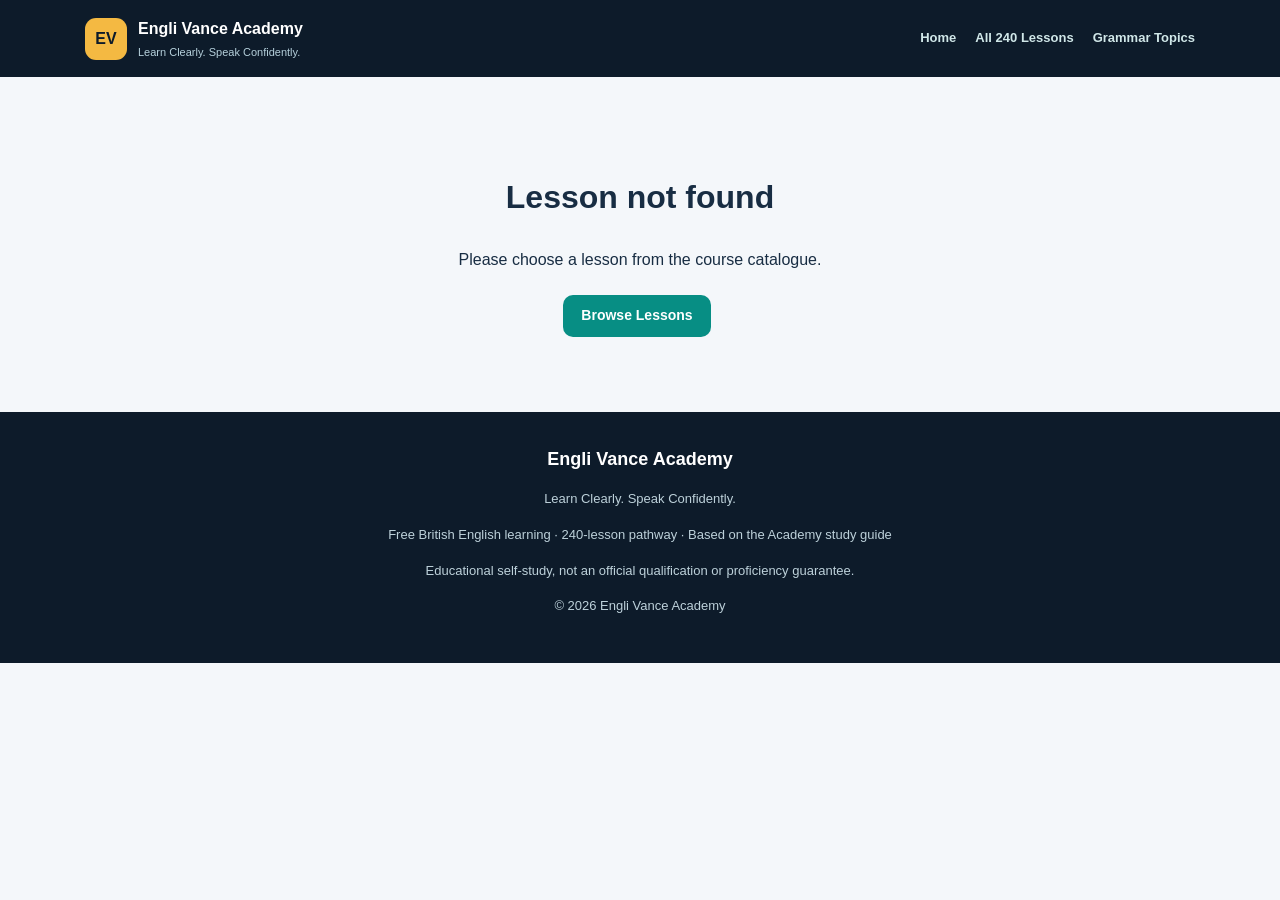
<file: study.html>
<!DOCTYPE html>
<html lang="en">
<head>
<meta charset="UTF-8">
<meta name="viewport" content="width=device-width, initial-scale=1">
<meta name="description" content="Study free British English at Engli Vance Academy. Detailed lessons, examples and interactive exercises from beginner to advanced.">
<title>English Lesson | Engli Vance Academy</title>
<style>
:root{--navy:#0d1b2a;--blue:#1a3950;--teal:#078e84;--gold:#f4b942;--ink:#182d43;--muted:#60758a;--bg:#f4f7fa;--line:#dce6ed}
*{box-sizing:border-box}html{scroll-behavior:smooth;scroll-padding-top:95px}body{margin:0;background:var(--bg);color:var(--ink);font:16px/1.75 Arial,Helvetica,sans-serif}button,input,textarea{font:inherit}button{cursor:pointer}a{text-decoration:none;color:inherit}[hidden]{display:none!important}
a:focus-visible,button:focus-visible,input:focus-visible,textarea:focus-visible{outline:3px solid var(--gold);outline-offset:3px}
.wrap{width:min(1110px,calc(100% - 34px));margin:auto}
header{background:var(--navy);color:white}.topbar{display:flex;justify-content:space-between;align-items:center;flex-wrap:wrap;gap:12px;padding:15px 0}.brand{display:flex;align-items:center;gap:11px;font-weight:800}.logo{display:grid;place-items:center;background:var(--gold);color:var(--navy);width:42px;height:42px;border-radius:11px;font-weight:900}.brand small{display:block;font-size:11px;font-weight:400;color:#b6d1dc}.toplinks{display:flex;gap:19px;font-size:13px;font-weight:700;color:#d0e7e8}
.hero{background:radial-gradient(circle at 82% 20%,#23675b66,transparent 45%),linear-gradient(120deg,#0d1b2a,#1c3b54);color:white;padding:65px 0 54px}.eyebrow{display:inline-block;font-size:12px;letter-spacing:1px;background:#14554b;color:#c6fff1;padding:6px 13px;border-radius:30px;text-transform:uppercase;font-weight:800}.hero h1{font:clamp(38px,5vw,63px)/1.1 Georgia,serif;max-width:960px;margin:18px 0}.hero .lead{font-size:18px;color:#d4e5eb;max-width:800px}.meta{display:flex;flex-wrap:wrap;gap:8px;margin:23px 0}.meta span{border:1px solid #638887;border-radius:7px;padding:4px 11px;font-size:12px;color:#e5faf5}.btn{display:inline-block;border:0;border-radius:10px;padding:11px 18px;font-weight:800;font-size:14px;margin:5px 6px 5px 0;line-height:1.4}.btn.gold{background:var(--gold);color:var(--navy)}.btn.teal{background:var(--teal);color:white}.btn.light{background:white;color:var(--navy)}.btn.soft{background:#e2f2ee;color:#0a6d65}.btn:hover{filter:brightness(.95)}
.toc{background:white;position:sticky;top:0;z-index:20;border-bottom:1px solid var(--line)}.toc .wrap{display:flex;gap:8px;overflow-x:auto;padding:12px 0}.toc a{white-space:nowrap;background:#eef5f5;border-radius:8px;padding:7px 10px;font-size:12px;color:#376772;font-weight:bold}
section.lesson-section{padding:56px 0}section.white{background:white}.kicker{letter-spacing:1.5px;text-transform:uppercase;font-size:12px;color:var(--teal);font-weight:900}h2{font:clamp(28px,3.6vw,39px)/1.2 Georgia,serif;margin:12px 0 20px}h3{line-height:1.3;font-size:21px;margin:24px 0 14px}.intro{color:#5e7180;max-width:800px}.grid2{display:grid;grid-template-columns:repeat(2,minmax(0,1fr));gap:16px}.grid3{display:grid;grid-template-columns:repeat(3,minmax(0,1fr));gap:15px}
.card{background:white;border:1px solid var(--line);padding:21px;border-radius:14px}.card h3{margin:0 0 9px}.card p{color:var(--muted);margin:0;font-size:15px}.feature{border-left:5px solid var(--teal);background:#e9f7f3;border-radius:0 12px 12px 0;padding:21px;margin:18px 0}.feature.gold{border-color:var(--gold);background:#fff6de}.note{font-size:13px;color:#697d8b}.rule-card{background:white;border:1px solid var(--line);border-radius:14px;padding:24px}.rules-text{white-space:pre-line;line-height:1.9}.rules-text .rule-example{display:block;background:#eaf7f3;border-left:3px solid #07948a;padding:7px 13px;margin:6px 0;color:#135e57}
.example{border:1px solid var(--line);border-radius:13px;padding:18px;background:white;min-height:118px}.example .number{font-size:11px;letter-spacing:1px;font-weight:900;color:var(--teal)}.example .sentence{font-size:17px;color:var(--navy);font-weight:700;margin:10px 0 5px}.listen{padding:6px 10px;font-size:12px;border:1px solid #bedfd8;background:#eaf7f4;color:#0a655f;border-radius:8px;margin-top:6px}.study-steps{counter-reset:step}.study-step{display:flex;gap:16px;border:1px solid var(--line);background:white;padding:18px;border-radius:12px;margin:12px 0}.step-bubble{background:var(--navy);color:white;font-weight:900;width:38px;height:38px;flex-shrink:0;border-radius:50%;display:grid;place-items:center}.study-step p{color:var(--muted);margin:3px 0;font-size:14px}
.flashcard{background:linear-gradient(120deg,#0d1b2a,#17594f);color:white;padding:30px;border-radius:16px;max-width:780px}.flashcard small{color:#a6eee0;font-weight:800;letter-spacing:1px}.flashcard h3{font:clamp(23px,3vw,30px)/1.3 Georgia,serif;margin:20px 0}.flashcard .answer{background:#e5f7ef;color:#0a514b;border-radius:10px;padding:17px;font-size:19px;font-weight:700;margin:16px 0}.flashcard .btn{margin:6px 6px 0 0}
.exercise{background:white;border:1px solid var(--line);border-radius:13px;padding:19px;margin:13px 0}.exercise strong{display:block}.exercise input,.exercise textarea{display:block;width:100%;max-width:680px;border:1px solid #b9cbd5;border-radius:9px;padding:10px 12px;margin:9px 0;color:var(--ink)}.exercise textarea{min-height:85px;resize:vertical}.exercise small{color:var(--muted)}.feedback{padding:11px 14px;border-radius:8px;margin-top:8px;font-size:13px}.feedback.good{background:#e6f7e8;color:#17643d}.feedback.bad{background:#fff0e7;color:#874325}.score{background:#e7f7f2;border-left:4px solid var(--teal);padding:17px 21px;border-radius:9px;margin:17px 0}.score p{font-size:13px;color:#52776f;margin:2px 0}
details{border:1px solid var(--line);border-radius:10px;background:white;padding:13px 17px;margin:12px 0}summary{cursor:pointer;color:#087b73;font-weight:800}.answer-list li{padding:7px 0;border-bottom:1px solid #e6ecef}.answer-list strong{color:#0b665e}.checklist label{display:block;padding:12px 0;border-bottom:1px solid var(--line);cursor:pointer}.checklist input{width:18px;height:18px;vertical-align:middle;margin-right:9px}.finish{background:linear-gradient(120deg,#0d1b2a,#14564e);color:white;border-radius:16px;padding:30px;text-align:center}.finish p{color:#d4e9e8}.nav-next{display:flex;flex-wrap:wrap;justify-content:space-between;gap:12px;margin:25px 0}.alphabet-table{width:100%;border-collapse:collapse;background:white;border:1px solid var(--line);font-size:14px}.alphabet-table th{background:#dff4ef;color:#0b645c;font-size:13px}.alphabet-table th,.alphabet-table td{padding:12px;border-bottom:1px solid var(--line);text-align:left}.alphabet-table td:first-child{font-weight:900;font-size:18px;color:#0e3443}.alphabet-note{background:white;border:1px solid var(--line);border-radius:12px;padding:20px;font-size:14px}.extra-example{background:white;border:1px solid var(--line);border-radius:12px;padding:16px;font-size:15px}.extra-example b{display:inline-block;background:#e3f6ef;color:var(--teal);border-radius:6px;font-size:12px;padding:2px 7px;margin-right:5px}.dialogue-block{background:white;border:1px solid var(--line);border-radius:14px;padding:23px;margin:15px 0}.dialogue-block h4{font-size:19px;color:#0b7068;margin:0 0 13px}.dialogue-line{padding:11px 14px;background:#f1f6fa;border-radius:8px;margin:7px 0;font-size:14px}.dialogue-line:nth-of-type(even){background:#e8f7f2}.dialogue-line b{color:#0b6b62}
footer{background:var(--navy);color:#bdd1da;text-align:center;padding:32px 18px;font-size:13px}footer strong{display:block;color:white;font-size:18px}.error{padding:70px 0;text-align:center}
@media(max-width:750px){.grid2,.grid3{grid-template-columns:1fr}.hero{padding:45px 0}.topbar{justify-content:center}.toplinks{gap:12px}section.lesson-section{padding:40px 0}.flashcard{padding:22px}.hero h1{font-size:38px}}
@media print{header,.toc,.btn,.listen,.flashcard,.nav-next{display:none!important}section.lesson-section{padding:16px 0}.card,.exercise{break-inside:avoid}body{background:white}}

/* Individually authored grammar workshops */
.deep-head{max-width:860px}.deep-meter{display:inline-block;background:#e3f6ef;color:#096c60;border-radius:99px;padding:5px 12px;font-size:12px;font-weight:900;letter-spacing:.5px;margin:8px 0 16px}
.deep-topic{background:#fff;border:1px solid #d9e6e6;border-radius:16px;overflow:hidden;margin:23px 0;box-shadow:0 8px 28px #193a4210}
.deep-topic h3{margin:0;background:#e8f5f2;color:#0c5852;padding:17px 23px;font-size:23px}.deep-topic>p{padding:0 23px;color:#455a65}
.deep-topic ul{padding:0 30px 5px 48px}.deep-topic li{margin:9px 0}.deep-topic li::marker{color:#078e84}
.deep-examples{display:grid;grid-template-columns:repeat(2,minmax(0,1fr));gap:12px;padding:15px 23px 24px}
.deep-example{background:#f6f9fb;border-left:4px solid #edb93a;border-radius:8px;padding:15px}.deep-example strong{color:#102e42;display:block;font-size:16px}.deep-example p{font-size:13px;color:#59707d;margin:7px 0 0}.deep-example .listen{margin-top:8px}
.deep-errors{display:grid;grid-template-columns:repeat(2,minmax(0,1fr));gap:14px}.deep-error{border:1px solid #ead8c9;background:#fff9f2;padding:18px;border-radius:12px}.deep-error .badword{display:block;color:#993d35;text-decoration:line-through}.deep-error .goodword{display:block;color:#176e46;font-weight:800;margin-top:8px}.deep-error p{font-size:13px;color:#725c50;margin-bottom:0}
.deep-question{background:#fff;border:1px solid var(--line);border-radius:14px;padding:20px;margin:15px 0}.deep-question legend{font-weight:800;font-size:16px}.deep-question label{display:flex;align-items:flex-start;gap:10px;cursor:pointer;padding:8px 5px}.deep-question input{margin-top:7px;accent-color:#087e73}
.deep-related{display:flex;flex-wrap:wrap;gap:9px;margin-top:12px}.deep-related a{background:#eaf6f4;border:1px solid #c3e2d9;padding:8px 12px;border-radius:9px;color:#0b6c61;font-weight:800;font-size:13px}
@media(max-width:750px){.deep-examples,.deep-errors{grid-template-columns:1fr}.deep-topic>p{padding:0 17px}.deep-topic ul{padding-left:34px}.deep-examples{padding:12px 16px 20px}.deep-topic h3{padding:15px 17px}}
@media print{.deep-topic,.deep-example,.deep-error,.deep-question{break-inside:avoid}}
</style>
<link rel="stylesheet" href="full-lessons.css?v=20261103-full1">
</head>
<body>
<header><div class="wrap topbar"><a class="brand" href="index.html"><span class="logo">EV</span><span>Engli Vance Academy<small>Learn Clearly. Speak Confidently.</small></span></a><nav class="toplinks"><a href="index.html">Home</a><a href="catalog.html">All 240 Lessons</a><a href="grammar.html">Grammar Topics</a></nav></div></header>
<div id="not-found" class="wrap error" hidden><h1>Lesson not found</h1><p>Please choose a lesson from the course catalogue.</p><a class="btn teal" href="catalog.html">Browse Lessons</a></div>
<div id="lesson-page" hidden>
<div class="hero"><div class="wrap"><span class="eyebrow" id="hero-module"></span><h1 id="hero-title"></h1><p class="lead" id="hero-intro"></p><div class="meta"><span id="hero-level"></span><span>BRITISH ENGLISH</span><span>40 PRACTICE ACTIVITIES</span><span>FREE SELF-STUDY</span></div><a href="#overview" class="btn gold">Begin This Lesson →</a><a href="#practice" class="btn light">Jump to Practice</a><button class="btn light" type="button" onclick="window.print()">Print Lesson</button><p class="note" id="audio-notice" style="color:#c4e3e2" aria-live="polite">Listening uses your device's available synthetic English voice. Accent and availability may vary.</p></div></div>
<nav class="toc"><div class="wrap"><a href="#overview">Overview</a><a href="#rules">Explanations</a><a href="#examples">10 Worked Examples</a><a href="#deep-dive" id="deep-nav" hidden>Detailed Grammar Workshop</a><a href="#extension" id="extension-nav" hidden>Alphabet &amp; Dialogues</a><a href="#guided">Study Method</a><a href="#flashcards">Flashcards</a><a href="#practice">40 Activities</a><a href="#answers">Answer Key</a><a href="#review">Review</a></div></nav>
<main>
<section class="lesson-section white" id="overview"><div class="wrap"><span class="kicker">01 · Learning Goals</span><h2>Understand the main idea</h2><p class="intro">Work through each section in order. Read, listen, speak, write, practise and check your answers.</p><div class="feature" id="main-idea"></div><div class="grid2"><div class="card"><h3>When and how to use it</h3><p id="how-to-use"></p></div><div class="card"><h3>A useful detail</h3><p id="useful-detail"></p></div></div><div class="feature gold"><strong>By the end:</strong> You should be able to explain the main idea, recognise useful patterns, study ten authentic examples and apply the language in your own writing and speaking.</div></div></section>
<section class="lesson-section" id="rules"><div class="wrap"><span class="kicker">02 · Rules and Patterns</span><h2>Clear explanations and important exceptions</h2><p class="intro">Read the notes carefully. Pay attention to how meaning, grammar and spelling can change in different situations.</p><div class="rule-card"><div id="rule-content" class="rules-text"></div></div><div class="feature"><strong>British English tip:</strong> Notice British spelling, usage and pronunciation. A word may have several accepted forms; context and meaning help you choose.</div></div></section>
<section class="lesson-section white" id="examples"><div class="wrap"><span class="kicker">03 · The Language in Use</span><h2>Ten worked examples</h2><p class="intro">Read these ten focused examples. Some sentences have been editorially revised where an earlier study-guide example did not match the lesson topic. Say each one aloud and explain its meaning.</p><div class="grid2" id="examples-grid"></div></div></section>
<section class="lesson-section white" id="deep-dive" hidden><div class="wrap">
<span class="kicker">Extra Teaching · Beyond the Study Book</span>
<h2 class="deep-head">Detailed Grammar Workshop</h2>
<p class="intro" id="deep-intro"></p><span id="deep-meter" class="deep-meter"></span>
<div id="deep-sections"></div>
<h3>Common mistakes — corrected and explained</h3>
<p class="intro">Notice the difference between an incorrect pattern and the natural standard form. Some sentences are context-dependent; learn the meaning as well as the form.</p><div class="deep-errors" id="deep-mistakes"></div>
<h3>Quick Check — 3 topic-specific questions</h3><p class="intro">Choose one answer for each question. Your explanation and score appear after marking.</p>
<div id="deep-quiz"></div><button class="btn teal" id="deep-check" type="button">Check My Answers</button>
<div class="score" id="deep-score" hidden role="status" aria-live="polite"></div>
<h3>Continue learning this topic</h3><div id="deep-related" class="deep-related"></div>
</div></section>
<section class="lesson-section" id="extension" hidden><div class="wrap"><span class="kicker">Extended Alphabet Workshop</span><h2>Letter names, spelling and real-life practice</h2><p class="intro">This extra section makes your alphabet learning more complete. Learn every letter name, compare written and spoken forms, read 30 extra examples and practise five realistic dialogues.</p>
<h3>Letter names in British English</h3><div style="overflow-x:auto"><table class="alphabet-table"><thead><tr><th>Capital / Small</th><th>Letter name (IPA)</th><th>Example word</th><th>Listen</th></tr></thead><tbody id="alphabet-body"></tbody></table></div>
<p class="note">The IPA shows the name of the letter. The letter's sound inside the example word may differ. Speech audio depends on the voice available on your device.</p>
<h3>Important notes and common confusions</h3><div class="grid2" id="alphabet-notes"></div>
<h3>30 additional useful examples</h3><p class="intro">These are supplementary practice examples, in addition to the ten worked examples from the study book.</p><div class="grid3" id="alphabet-extra"></div>
<h3>Five everyday dialogues</h3><p class="intro">Read each conversation aloud twice, changing speakers on the second reading.</p><div id="alphabet-dialogues"></div>
</div></section>
<section class="lesson-section" id="guided"><div class="wrap"><span class="kicker">04 · Learn Step by Step</span><h2>A simple method for deeper learning</h2><div class="study-steps"><div class="study-step"><div class="step-bubble">1</div><div><strong>Understand</strong><p>Explain the main idea in simple English and find an example that illustrates it.</p></div></div><div class="study-step"><div class="step-bubble">2</div><div><strong>Notice</strong><p>Underline the important words, endings or sentence structures in each example.</p></div></div><div class="study-step"><div class="step-bubble">3</div><div><strong>Change</strong><p>Choose a model sentence and replace a name, place or idea while keeping the grammar correct.</p></div></div><div class="study-step"><div class="step-bubble">4</div><div><strong>Use</strong><p>Imagine a real situation at work, in education or in daily life. Practise a suitable sentence.</p></div></div><div class="study-step"><div class="step-bubble">5</div><div><strong>Recall and check</strong><p>Close your notes, say a sentence from memory and compare it with the model.</p></div></div></div><div class="feature gold"><strong>Daily practice:</strong> Spend at least 10–15 minutes on this lesson. Review difficult examples tomorrow, after a few days and again next week.</div></div></section>
<section class="lesson-section white" id="flashcards"><div class="wrap"><span class="kicker">05 · Active Recall</span><h2>Ten interactive flashcards</h2><p class="intro">Try to remember the complete example from a short clue. Reveal the original sentence, then read it aloud.</p><div class="flashcard"><small id="flash-count">CARD 1 OF 10</small><h3 id="flash-clue"></h3><div class="answer" id="flash-answer" hidden></div><div><button class="btn gold" id="flash-reveal" onclick="evaReveal()">Reveal Example</button><button class="btn light" onclick="evaNext()">Next Card →</button><button class="btn light" onclick="evaSpeakCard()">🔊 Listen</button><button class="btn light" onclick="evaShuffle()">Shuffle</button></div></div></div></section>
<section class="lesson-section" id="practice"><div class="wrap"><span class="kicker">06 · Practice and Progress</span><h2>40 guided activities</h2><p class="intro">Parts A and B contain 20 automatically checked questions. Parts C and D contain 20 speaking and writing activities with model answers for self-checking.</p><div class="score"><strong>Your progress:</strong> <span id="score-summary">No sections checked yet.</span><p>Checked scores and your review checklist are saved on this device when browser storage is available.</p></div>
<h3>Part A — Complete the sentence (10)</h3><p class="note">Write the missing word. Compare your answer with the original example.</p><div id="gap-list"></div><button class="btn teal" onclick="evaCheckGaps()">Check Part A Answers</button><div class="score" id="gap-score" hidden></div>
<h3>Part B — Recall the complete example (10)</h3><p class="note">Use the opening words as a clue and type the full example. Punctuation and capital letters are encouraged but are not required for automatic marking.</p><div id="recall-list"></div><button class="btn teal" onclick="evaCheckRecall()">Check Part B Answers</button><div class="score" id="recall-score" hidden></div>
<h3>Part C — Apply the pattern (10)</h3><p class="note">Use each example as a model. Write your own suitable sentence. Several different answers may be correct.</p><div id="apply-list"></div>
<h3>Part D — Explain and speak (10)</h3><p class="note">Read the example, explain its meaning or structure, then say a version aloud. Use the model notes to check your understanding.</p><div id="reflect-list"></div>
</div></section>
<section class="lesson-section white" id="answers"><div class="wrap"><span class="kicker">07 · Answers and Explanations</span><h2>Full answer key</h2><p class="intro">Complete the activities first. Then open the answer key and review any mistakes. For open-ended work, model responses are shown under each task.</p><details><summary>Show the 20 auto-marked answers for Parts A and B</summary><ol class="answer-list" id="answer-key"></ol></details><div class="feature"><strong>Study tip:</strong> Correcting an error is part of learning. Say the correct sentence aloud and explain why it is useful.</div></div></section>
<section class="lesson-section" id="review"><div class="wrap"><span class="kicker">08 · Review and Next Steps</span><h2>Check your understanding</h2><p class="intro">Tick each goal when you can do it confidently.</p><div class="card checklist" id="review-list"><label><input type="checkbox"> I can explain the lesson's main idea.</label><label><input type="checkbox"> I can recognise the important rules or patterns.</label><label><input type="checkbox"> I can understand all ten worked examples.</label><label><input type="checkbox"> I can use the language in an original sentence.</label><label><input type="checkbox"> I have completed the 40 practice activities.</label></div><div class="score" id="review-score" aria-live="polite">0 of 5 goals checked.</div><div class="finish"><h2>Well done — keep practising!</h2><p>Progress grows through clear explanations, useful examples and regular practice.</p><div id="next-links" class="nav-next"></div><a href="catalog.html" class="btn gold">Explore All 240 Lessons →</a></div></div></section>
</main>
</div>
<footer><strong>Engli Vance Academy</strong><p>Learn Clearly. Speak Confidently.</p><p>Free British English learning · 240-lesson pathway · Based on the Academy study guide</p><p>Educational self-study, not an official qualification or proficiency guarantee.</p><p>© 2026 Engli Vance Academy</p></footer>
<script src="course-data.js"></script>
<script src="grammar-expansions.js?v=20261103-2"></script>
<script src="full-lessons.js?v=20261103-full1"></script>
<script src="foundation-lessons.js?v=20261103-foundation1"></script>
<script src="a1-lessons.js?v=20261103-a1-1"></script>
<script src="a1-completion.js?v=20261103-a1-completion1"></script>
<script src="full-lessons-ui.js?v=20261103-a1-1"></script>
<script>
(function(){
"use strict";
const db=window.EVA_COURSE_DATA, deepMap=window.EVA_GRAMMAR_EXPANSIONS||{}, params=new URLSearchParams(location.search), id=params.get("lesson"), lesson=db&&db.lessons.find(function(x){return x.id===id;});
if(id==="001"){location.replace("lesson.html");return;}
if(!lesson){document.getElementById("not-found").hidden=false;return;}
if(window.EVA_RENDER_FULL&&window.EVA_RENDER_FULL(lesson,db.modules.find(function(m){return m.number===lesson.module;})||{title:"English Foundations"})){return;}
const editorialCorrections=(window.EVA_EDITORIAL_CORRECTIONS||{})[lesson.id];
if(editorialCorrections){lesson.examples=lesson.examples.map(function(example,i){return editorialCorrections[i+1]||example;});}
document.getElementById("lesson-page").hidden=false;
const moduleInfo=db.modules.find(function(m){return m.number===lesson.module;})||{title:"English Foundations"};
const byId=function(x){return document.getElementById(x)};
const esc=function(x){return String(x==null?"":x).replace(/[&<>"']/g,function(c){return {"&":"&amp;","<":"&lt;",">":"&gt;",'"':"&quot;","'":"&#39;"}[c]})};
document.title="Lesson "+lesson.id+" — "+lesson.title+" | Engli Vance Academy";
byId("hero-module").textContent="MODULE "+String(lesson.module).padStart(2,"0")+" · "+moduleInfo.title;
byId("hero-title").textContent="LESSON "+lesson.id+" — "+lesson.title;
byId("hero-intro").textContent=lesson.main;
byId("hero-level").textContent=lesson.level;
byId("main-idea").textContent=lesson.main;
byId("how-to-use").textContent=lesson.how;
byId("useful-detail").textContent=deepMap[lesson.id]?deepMap[lesson.id].sections[0].explain:(lesson.detail||"Study the ten worked examples and notice how the topic is used in real situations.");
const rawRules=(lesson.rules||"").trim();
if(rawRules){
byId("rule-content").innerHTML=rawRules.split(/\n/).map(function(line){
const trimmed=line.trim();
if(/^EXAMPLE\s/.test(trimmed))return '<span class="rule-example"><strong>Example:</strong> '+esc(trimmed.replace(/^EXAMPLE\s+/,""))+"</span>";
return esc(line);
}).join("\n");
}else{
byId("rule-content").textContent="This lesson develops your practical communication skills. Read the main idea and examples, then practise using the language in your own situations.";
}
byId("examples-grid").innerHTML=lesson.examples.map(function(example,i){return '<article class="example"><span class="number">EXAMPLE '+String(i+1).padStart(2,"0")+'</span><p class="sentence">'+esc(example)+'</p><button type="button" class="listen" data-speak="'+i+'" aria-label="Listen to example '+(i+1)+'">🔊 Listen</button></article>';}).join("");
document.querySelectorAll("[data-speak]").forEach(function(btn){btn.addEventListener("click",function(){evaSpeak(lesson.examples[Number(btn.getAttribute("data-speak"))]);});});


const deep=deepMap[lesson.id];
if(deep){
byId("deep-dive").hidden=false;byId("deep-nav").hidden=false;
byId("deep-intro").textContent=deep.intro;
const extraCount=deep.sections.reduce(function(n,sec){return n+(sec.examples||[]).length;},0);
byId("deep-meter").textContent=deep.sections.length+" FOCUSED EXPLANATIONS · "+extraCount+" EXTRA WORKED EXAMPLES · "+deep.mistakes.length+" CORRECTED ERRORS · "+deep.quiz.length+" QUIZ QUESTIONS";
byId("deep-sections").innerHTML=deep.sections.map(function(sec,si){return '<article class="deep-topic"><h3>'+(si+1)+'. '+esc(sec.title)+'</h3><p>'+esc(sec.explain)+'</p><ul>'+sec.points.map(function(p){return '<li>'+esc(p)+'</li>';}).join('')+'</ul><div class="deep-examples">'+sec.examples.map(function(pair,ei){return '<div class="deep-example"><strong>'+esc(pair[0])+'</strong><p>'+esc(pair[1])+'</p><button type="button" class="listen" data-deep-speak="'+si+'-'+ei+'">🔊 Listen</button></div>';}).join('')+'</div></article>';}).join('');
byId("deep-mistakes").innerHTML=deep.mistakes.map(function(row){return '<article class="deep-error"><strong class="badword">✗ '+esc(row[0])+'</strong><strong class="goodword">✓ '+esc(row[1])+'</strong><p>'+esc(row[2])+'</p></article>';}).join('');
byId("deep-quiz").innerHTML=deep.quiz.map(function(item,i){return '<fieldset class="deep-question"><legend>'+(i+1)+'. '+esc(item[0])+'</legend>'+item[1].map(function(option,j){return '<label><input type="radio" name="deep-q'+i+'" value="'+j+'"><span>'+String.fromCharCode(65+j)+'. '+esc(option)+'</span></label>';}).join('')+'<div id="deep-f'+i+'" class="feedback" hidden></div></fieldset>';}).join('');
byId("deep-related").innerHTML=deep.related.map(function(n){const target=db.lessons.find(function(x){return x.id===n;});return target?'<a href="study.html?lesson='+esc(n)+'">Lesson '+esc(n)+': '+esc(target.title)+' →</a>':'';}).join('');
document.querySelectorAll("[data-deep-speak]").forEach(function(button){button.addEventListener("click",function(){const part=button.getAttribute("data-deep-speak").split("-").map(Number);evaSpeak(deep.sections[part[0]].examples[part[1]][0]);});});
byId("deep-check").addEventListener("click",function(){
let correct=0,attempted=0;
deep.quiz.forEach(function(item,i){const selected=document.querySelector('input[name="deep-q'+i+'"]:checked'),value=selected?Number(selected.value):-1,ok=value===item[2];if(selected)attempted++;if(ok)correct++;
const feedback=byId("deep-f"+i);feedback.hidden=false;feedback.className="feedback "+(ok?"good":"bad");feedback.textContent=(ok?"✓ Correct. ":"Review: ")+item[3]+" Correct answer: "+String.fromCharCode(65+item[2])+". "+item[1][item[2]];});
const score=byId("deep-score");score.hidden=false;score.textContent="You answered "+attempted+" of "+deep.quiz.length+" questions. Score: "+correct+"/"+deep.quiz.length+". Read the explanations and try again to improve.";
const data=readData();data.scores=data.scores||{};data.scores.deep={score:correct,total:deep.quiz.length};storeData(data);drawProgress();
});
}

if(lesson.supplement){
const sup=lesson.supplement;
byId("extension").hidden=false;byId("extension-nav").hidden=false;
byId("alphabet-body").innerHTML=sup.letters.map(function(l,i){return '<tr><td>'+esc(l.letter)+' / '+esc(l.letter.toLowerCase())+'</td><td>'+esc(l.ipa)+'</td><td>'+esc(l.word)+'</td><td><button class="listen" type="button" data-alphabet-letter="'+i+'" aria-label="Listen to letter '+esc(l.letter)+'">🔊 Listen</button></td></tr>';}).join("");
byId("alphabet-notes").innerHTML=sup.notes.map(function(n){return '<div class="alphabet-note">'+esc(n)+'</div>';}).join("");
byId("alphabet-extra").innerHTML=sup.extraExamples.map(function(x,i){return '<div class="extra-example"><b>'+String(i+1).padStart(2,"0")+'</b>'+esc(x)+'<div><button type="button" class="listen" data-extra-speak="'+i+'" aria-label="Listen to supplementary example '+(i+1)+'">🔊 Listen</button></div></div>';}).join("");
byId("alphabet-dialogues").innerHTML=sup.dialogues.map(function(d){return '<div class="dialogue-block"><h4>'+esc(d.title)+'</h4>'+d.lines.map(function(line){return '<div class="dialogue-line"><b>'+esc(line[0])+':</b> '+esc(line[1])+'</div>';}).join("")+'</div>';}).join("");
document.querySelectorAll("[data-alphabet-letter]").forEach(function(btn){btn.addEventListener("click",function(){evaSpeak(sup.letters[Number(btn.getAttribute("data-alphabet-letter"))].letter);});});
document.querySelectorAll("[data-extra-speak]").forEach(function(btn){btn.addEventListener("click",function(){evaSpeak(sup.extraExamples[Number(btn.getAttribute("data-extra-speak"))]);});});
}

function evaSpeak(words){
const status=byId("audio-notice");
if(!("speechSynthesis" in window)||!("SpeechSynthesisUtterance" in window)){status.textContent="Audio is unavailable in this browser. Please read the example aloud.";return;}
try{
speechSynthesis.cancel();const u=new SpeechSynthesisUtterance(words);u.lang="en-GB";u.rate=.86;
const voices=speechSynthesis.getVoices();const voice=voices.find(function(v){return v.lang.toLowerCase()==="en-gb";});if(voice)u.voice=voice;
status.textContent=voice?"Playing a device-provided British English voice.":"Playing a device-provided English voice; accent may vary.";
speechSynthesis.speak(u);
}catch(e){status.textContent="Audio could not be played. Please read aloud.";}
}
const cards=lesson.examples.map(function(_,i){return i}),count=cards.length;let cardIndex=0;
function drawCard(){
const example=lesson.examples[cards[cardIndex]],words=example.split(/\s+/).filter(Boolean);
byId("flash-count").textContent="CARD "+(cardIndex+1)+" OF "+count;
byId("flash-clue").textContent="Recall the example beginning: "+words.slice(0,Math.min(3,words.length)).join(" ")+" ...";
byId("flash-answer").textContent=example;byId("flash-answer").hidden=true;byId("flash-reveal").textContent="Reveal Example";
}
window.evaReveal=function(){const a=byId("flash-answer");a.hidden=!a.hidden;byId("flash-reveal").textContent=a.hidden?"Reveal Example":"Hide Example";};
window.evaNext=function(){cardIndex=(cardIndex+1)%count;drawCard();};
window.evaSpeakCard=function(){evaSpeak(lesson.examples[cards[cardIndex]]);};
window.evaShuffle=function(){for(let i=cards.length-1;i>0;i--){const j=Math.floor(Math.random()*(i+1));const tmp=cards[i];cards[i]=cards[j];cards[j]=tmp;}cardIndex=0;drawCard();};
drawCard();
const stop=new Set(["the","and","but","for","with","from","this","that","they","them","have","been","will","would","could","should","there","their","about","very","when","where","what","were","are","was","has","had","not","you","your","our","his","her","she","him","its","into","over","under","some","more","than","which"]);
function makeGap(s){
const matches=[...s.matchAll(/[A-Za-z]+(?:['’][A-Za-z]+)*/g)];if(!matches.length)return {sentence:s,answer:""};
const focus=lesson.title.toLowerCase().match(/[a-z]+/g)||[];
let choices=matches.filter(function(m){return m[0].length>=3&&!stop.has(m[0].toLowerCase());});
if(!choices.length)choices=matches;
const match=choices.find(function(m){return focus.includes(m[0].toLowerCase());})||choices[Math.floor(choices.length/2)];
return {sentence:s.slice(0,match.index)+"________"+s.slice(match.index+match[0].length),answer:match[0]};
}
const gaps=lesson.examples.map(makeGap);
byId("gap-list").innerHTML=gaps.map(function(x,i){return '<div class="exercise"><strong>'+(i+1)+'. '+esc(x.sentence)+'</strong><input type="text" id="g'+i+'" aria-label="Missing word for question '+(i+1)+'" autocomplete="off" placeholder="Type the missing word"><div id="gf'+i+'" class="feedback" hidden></div></div>';}).join("");
byId("recall-list").innerHTML=lesson.examples.map(function(x,i){const words=x.split(/\s+/);return '<div class="exercise"><strong>'+(i+11)+'. Remember the example beginning: '+esc(words.slice(0,Math.min(3,words.length)).join(" "))+' ...</strong><input type="text" id="r'+i+'" aria-label="Complete example for question '+(i+11)+'" autocomplete="off" placeholder="Write the full example"><div id="rf'+i+'" class="feedback" hidden></div></div>';}).join("");
byId("apply-list").innerHTML=lesson.examples.map(function(x,i){return '<div class="exercise"><strong>'+(i+21)+'. Write your own sentence based on Example '+(i+1)+'.</strong><small>Keep the target topic in mind: '+esc(lesson.title)+'.</small><textarea aria-label="Your own sentence for activity '+(i+21)+'" placeholder="Write your sentence here"></textarea><details><summary>Show the original example as a model</summary><p>'+esc(x)+'</p><p class="note">Your new sentence may be different. Check the meaning and grammar against the lesson notes.</p></details></div>';}).join("");
byId("reflect-list").innerHTML=lesson.examples.map(function(x,i){return '<div class="exercise"><strong>'+(i+31)+'. Explain the meaning or grammar of Example '+(i+1)+', then say it aloud.</strong><small>Example: '+esc(x)+'</small><textarea aria-label="Explanation for activity '+(i+31)+'" placeholder="What does it mean? When could you use this pattern?"></textarea><details><summary>Show guidance for self-checking</summary><p>'+esc(lesson.how)+'</p><p class="note">Compare with the original example: '+esc(x)+'</p></details></div>';}).join("");
const key="eva-study-lesson-"+lesson.id+"-v1";
function readData(){try{return JSON.parse(localStorage.getItem(key)||"{}")||{}}catch(e){return {}}}
function storeData(d){try{localStorage.setItem(key,JSON.stringify(d))}catch(e){}}
function norm(s){return String(s).toLowerCase().replace(/[^a-z0-9 ]/g,"").replace(/\s+/g," ").trim();}
function feedback(id,correct,answer){const node=byId(id);node.hidden=false;node.className="feedback "+(correct?"good":"bad");node.textContent=(correct?"✓ Correct! ":"Check again. ")+"Model answer: "+answer;}
function grade(kind,answers){
let score=0;
answers.forEach(function(x,i){const input=byId((kind==="gap"?"g":"r")+i);const ok=norm(input.value)===norm(x);if(ok)score++;feedback((kind==="gap"?"gf":"rf")+i,ok,x);});
byId(kind+"-score").hidden=false;byId(kind+"-score").textContent="Your score: "+score+" / "+answers.length+". Review the correct examples above.";
const d=readData();d.scores=d.scores||{};d.scores[kind]={score:score,total:answers.length};storeData(d);drawProgress();
}
window.evaCheckGaps=function(){grade("gap",gaps.map(function(x){return x.answer;}));};
window.evaCheckRecall=function(){grade("recall",lesson.examples);};
function drawProgress(){const s=readData().scores||{},entries=[s.gap,s.recall,deep?s.deep:null].filter(Boolean);const score=entries.reduce(function(n,v){return n+v.score;},0);const total=entries.reduce(function(n,v){return n+v.total;},0);byId("score-summary").textContent=entries.length?entries.length+" of "+(deep?3:2)+" auto-marked sections checked · "+score+" correct out of "+total+".":"No sections checked yet.";}
drawProgress();
byId("answer-key").innerHTML=gaps.map(function(x,i){return "<li><strong>"+(i+1)+". "+esc(x.answer)+"</strong> — "+esc(lesson.examples[i])+"</li>";}).join("")+lesson.examples.map(function(x,i){return "<li><strong>"+(i+11)+".</strong> "+esc(x)+"</li>";}).join("");
const checks=Array.from(document.querySelectorAll('#review-list input[type="checkbox"]'));
const prior=readData();checks.forEach(function(x,i){x.checked=Array.isArray(prior.checklist)&&prior.checklist[i]===true;x.addEventListener("change",function(){const d=readData();d.checklist=checks.map(function(c){return c.checked;});storeData(d);updateReview();});});
function updateReview(){const checked=checks.filter(function(x){return x.checked;}).length;byId("review-score").textContent=checked+" of "+checks.length+" goals checked.";}
updateReview();
const number=Number(lesson.id),prev=number>1?String(number-1).padStart(3,"0"):null,next=number<240?String(number+1).padStart(3,"0"):null;
function link(id,label){return '<a class="btn light" href="'+(id==="001"?"lesson.html":"study.html?lesson="+id)+'">'+esc(label)+'</a>';}
byId("next-links").innerHTML=(prev?link(prev,"← Lesson "+prev):"")+ (next?link(next,"Lesson "+next+" →"):"");
})();
</script>
</body></html>
</file>
<file: full-lessons.css>
/* Extended lessons share the Academy navy, teal and gold palette. */
.fl-goals{padding-left:24px;font-size:17px;max-width:880px}.fl-goals li{margin:12px 0}
.fl-section-links{display:grid;grid-template-columns:repeat(2,minmax(0,1fr));gap:10px;margin-top:26px}
.fl-section-links a{border:1px solid #b9d9d3;background:#f0f9f6;padding:12px 16px;border-radius:9px;color:#0b625c;font-size:14px;font-weight:700}
.deep-topic{scroll-margin-top:90px}.deep-topic>p{font-size:17px;max-width:920px}.deep-topic li{font-size:16px;line-height:1.8}
.fl-table-wrap{overflow-x:auto;margin:20px 23px 26px}.fl-table-wrap table{min-width:490px}
.fl-table-wrap caption{text-align:left;font-weight:700;font-size:14px;padding:9px;background:#f5faf8}
.fl-table-wrap tbody th{font-size:15px;font-weight:700;color:#123d48;background:#f1f8f6}
.fl-example .sentence{overflow-wrap:anywhere;font-size:18px}.fl-example>p:not(.sentence){font-size:15px;color:#4a6272}
.dialogue-block .dialogue-line{font-size:16px}.dialogue-line .listen{margin:4px 0 0 6px}
.fl-question{min-width:0;margin:18px 0 22px;padding:15px 20px 20px}.fl-question legend{max-width:100%;font-weight:700;line-height:1.6;padding:0 7px;overflow-wrap:anywhere}
.fl-question input[type=text],.fl-question textarea{background:#fbfdff;max-width:100%;font-size:17px}
.fl-option{display:flex;gap:11px;align-items:flex-start;border:1px solid #d5e2e7;background:#f7fafb;padding:13px 15px;border-radius:9px;margin:8px 0;cursor:pointer}
.fl-option:hover{border-color:#078e84;background:#edf8f4}.fl-option:has(input:checked){border-color:#078e84;background:#e4f6ef}
.fl-option input[type=radio]{display:inline-block;width:19px;height:19px;max-width:none;margin:4px 0 0;flex-shrink:0;accent-color:#078e84}
.fl-option span{overflow-wrap:anywhere}.fl-part{margin:35px 0 48px}.fl-part>h3{border-top:2px solid #c6dcd7;padding-top:22px}
.fl-reading{border-left:5px solid #f4b942;border-radius:0 12px 12px 0;background:#fff6df;padding:20px 25px;margin-bottom:30px;font-size:17px;line-height:1.9}
.fl-reading h4{margin:0 0 12px;font-size:17px}.fl-reading p{margin:0 0 8px}
.fl-related{display:grid;gap:10px;margin:0 0 30px}.fl-related a{padding:12px 16px;background:#e6f5ef;border-radius:8px;color:#0a6b60;font-size:14px;font-weight:700}
.fl-reference{color:#086c83;text-decoration:underline;text-underline-offset:3px}.answer-list p{margin:5px 0 10px}
.deep-error .badword{text-decoration:none}.deep-error p{font-size:15px}.flashcard .answer{font-size:20px;overflow-wrap:anywhere}
@media(max-width:650px){.fl-section-links{grid-template-columns:1fr}.fl-question{padding:12px}.fl-option{padding:12px 10px}.fl-table-wrap{margin:15px 12px 20px}.deep-topic h3{padding:17px;font-size:21px}.deep-topic>p{padding:0 17px}.deep-topic ul{padding-left:37px;padding-right:18px}.dialogue-block{padding:17px}.hero h1{font-size:35px;overflow-wrap:anywhere}.fl-reading{padding:17px}.wrap{width:calc(100% - 28px)}}
@media print{.fl-section-links,.fl-option input,.fl-part>[data-fl-check]{display:none!important}.fl-table-wrap{overflow:visible;margin:10px 0}.fl-table-wrap table{min-width:0;font-size:11px}.fl-table-wrap th,.fl-table-wrap td{padding:6px}.deep-topic,.dialogue-block{box-shadow:none;break-inside:auto}.fl-example,.deep-error,.fl-question{break-inside:avoid}.fl-option{padding:5px}.fl-question input[type=text],.fl-question textarea{min-height:35px}.hero{background:white!important;color:#142e40;padding:20px 0}.hero .lead,.hero .note{color:#142e40!important}.hero .meta span{color:#142e40;border-color:#aaa}.fl-reference{color:#142e40}footer{background:white;color:#142e40}footer strong{color:#142e40}}
</file>
